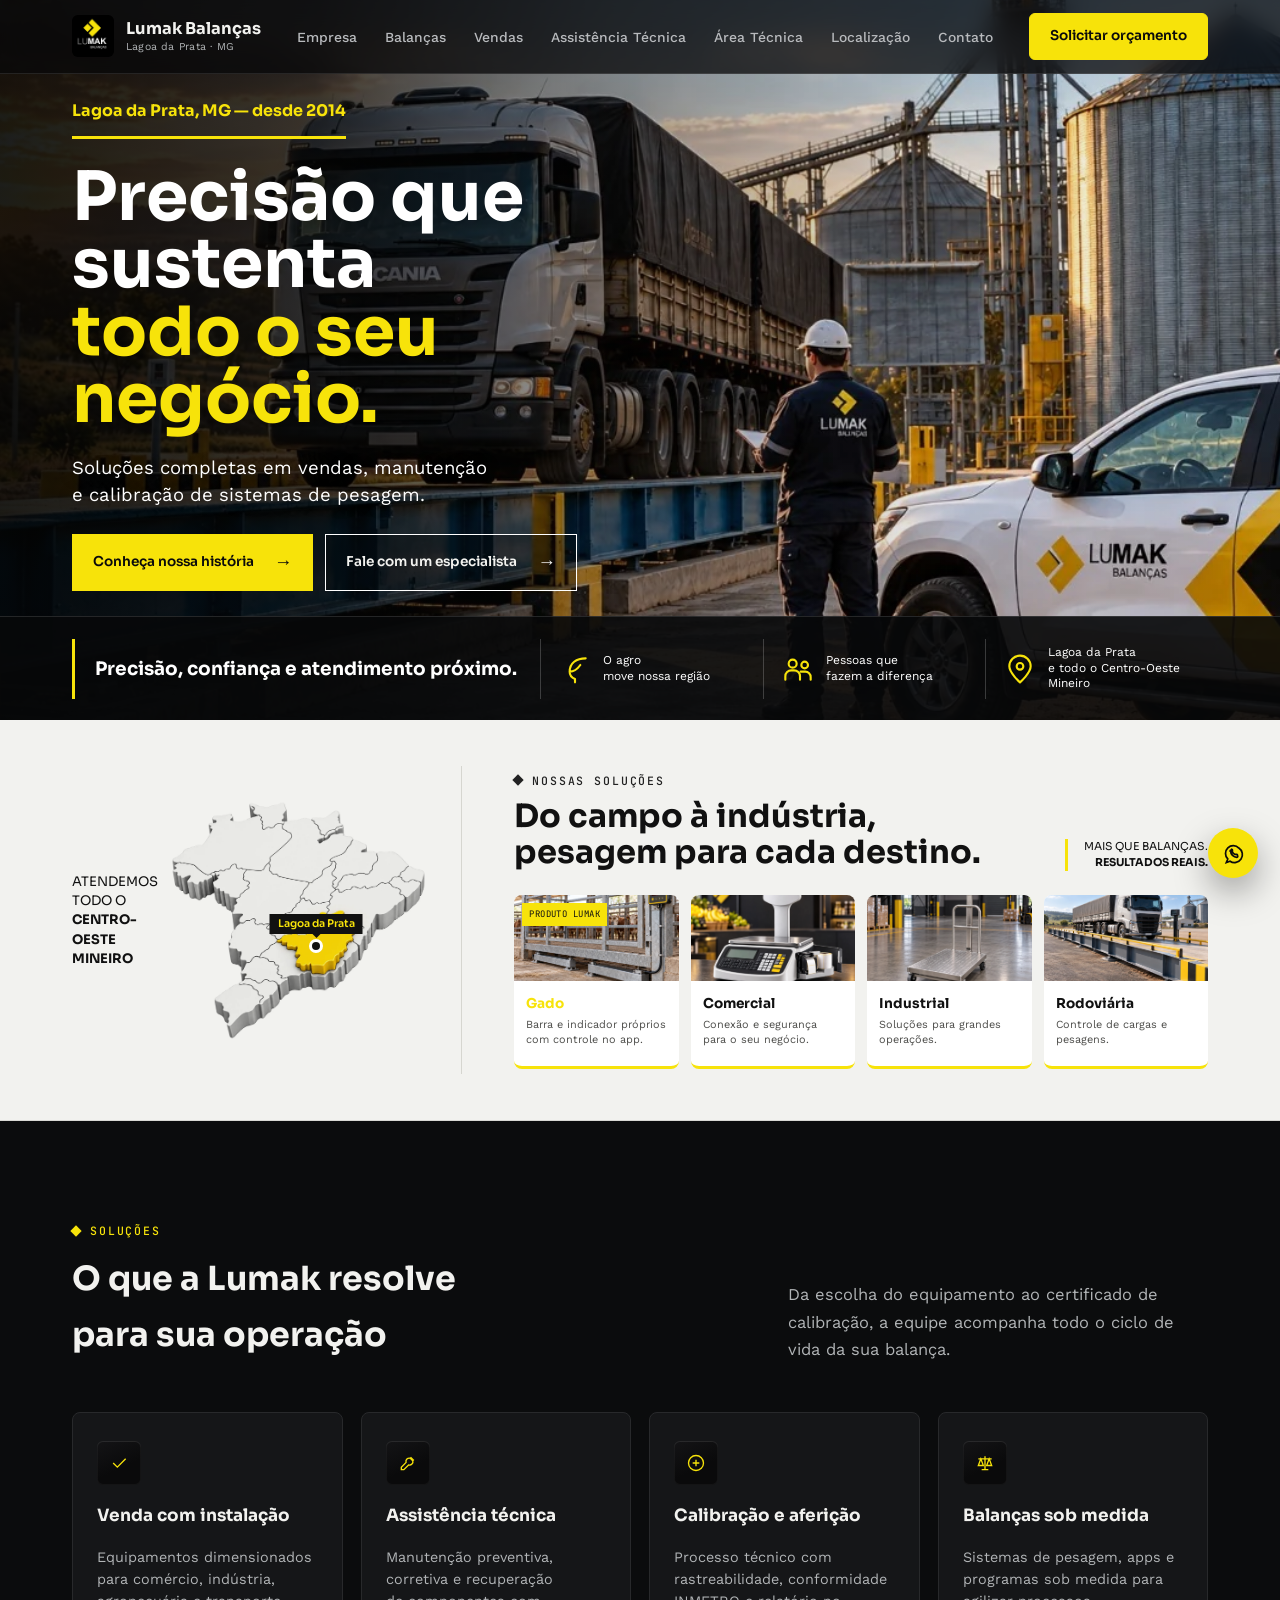
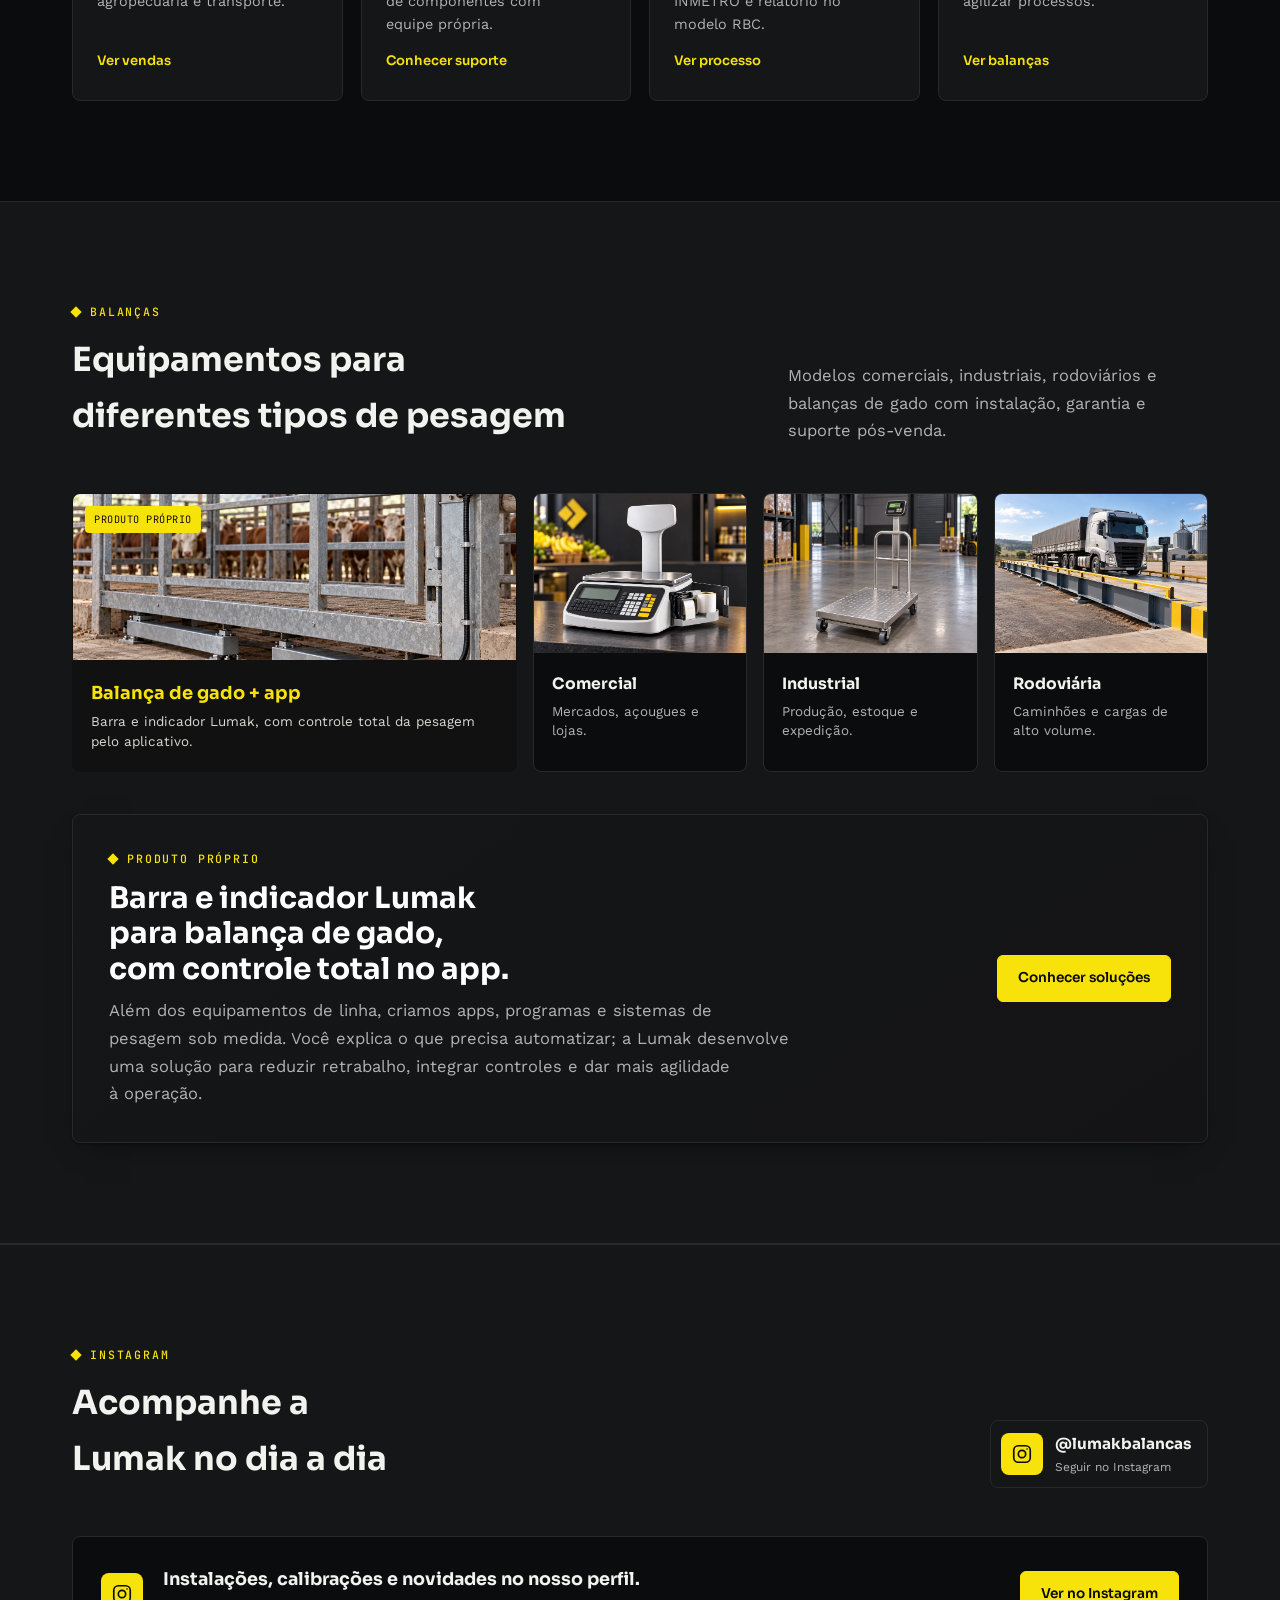
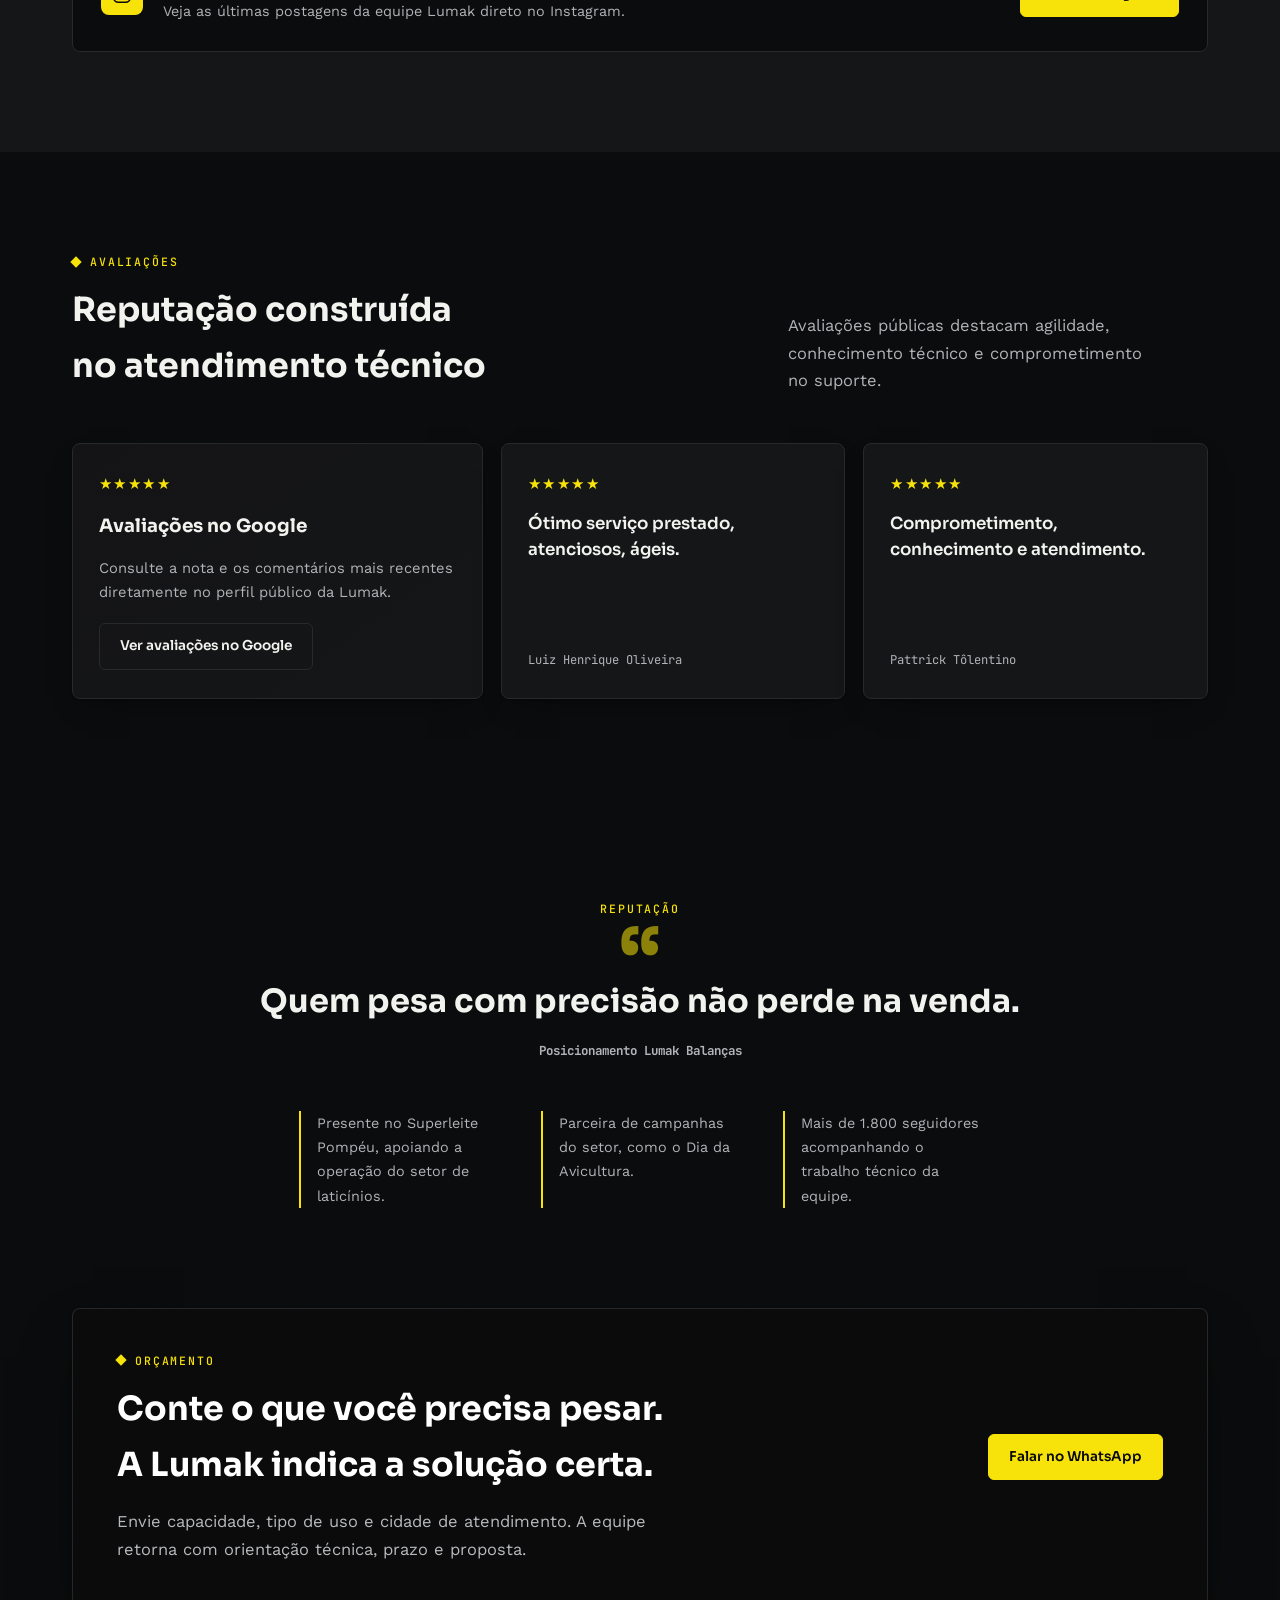
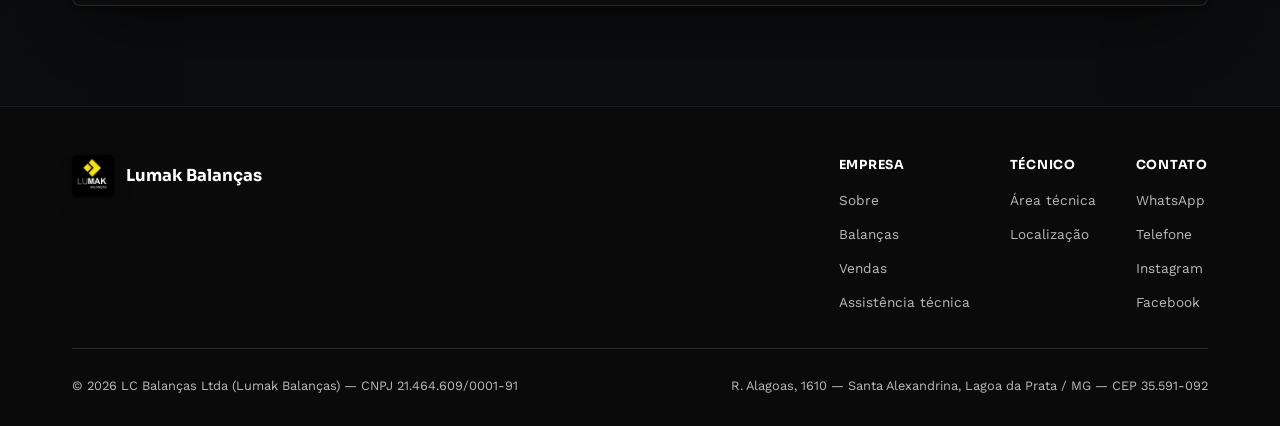
<file: index.html>
<!DOCTYPE html>
<html lang="pt-BR">
<head>
<meta charset="UTF-8">
<meta name="viewport" content="width=device-width, initial-scale=1">
<title>Lumak Balanças — Venda e assistência técnica</title>
<meta name="description" content="Venda, manutenção, aferição e calibração de balanças comerciais, industriais, rodoviárias e de gado. Equipe multimarcas com mais de 25 anos de experiência técnica.">
<link rel="canonical" href="https://lumakbalancas.com/">
<meta property="og:type" content="website">
<meta property="og:title" content="Lumak Balanças — Venda e assistência técnica">
<meta property="og:description" content="Balanças comerciais, industriais, rodoviárias e de barras para gado com venda, manutenção, aferição e calibração em Lagoa da Prata e região.">
<meta property="og:image" content="https://lumakbalancas.com/assets/img/logo.jpg">
<link rel="preconnect" href="https://fonts.googleapis.com">
<link rel="preconnect" href="https://fonts.gstatic.com" crossorigin>
<link href="https://fonts.googleapis.com/css2?family=Sora:wght@500;600;700;800&family=Work+Sans:wght@400;500;600&family=JetBrains+Mono:wght@400;500&display=swap" rel="stylesheet">
<link rel="icon" type="image/png" sizes="32x32" href="assets/img/favicon-32.png">
<link rel="apple-touch-icon" sizes="180x180" href="assets/img/favicon-180.png">
<link rel="stylesheet" href="assets/css/style.css">
<script type="application/ld+json">
{
  "@context": "https://schema.org",
  "@type": "LocalBusiness",
  "name": "Lumak Balanças",
  "legalName": "LC Balanças Ltda",
  "url": "https://lumakbalancas.com/",
  "image": "https://lumakbalancas.com/assets/img/logo.jpg",
  "telephone": "+55-37-3261-6321",
  "email": "atendimento@lumakbalancas.com",
  "address": {
    "@type": "PostalAddress",
    "streetAddress": "Rua Alagoas, 1610",
    "addressLocality": "Lagoa da Prata",
    "addressRegion": "MG",
    "postalCode": "35591-092",
    "addressCountry": "BR"
  },
  "areaServed": "Minas Gerais",
  "sameAs": [
    "https://www.instagram.com/lumakbalancas/",
    "https://www.facebook.com/lumakbalancas/"
  ]
}
</script>
</head>
<body class="home-region">
<header class="region-site-header">
  <div class="nav-row">
    <a class="brand" href="index.html">
      <span class="logo-badge"><img src="assets/img/logo.jpg" alt="Logo Lumak Balanças"></span>
      <span class="brand-text">Lumak Balanças<small>Lagoa da Prata · MG</small></span>
    </a>
    <nav><ul>
      <li><a href="empresa.html">Empresa</a></li>
      <li><a href="balancas.html">Balanças</a></li>
      <li><a href="vendas.html">Vendas</a></li>
      <li><a href="assistencia-tecnica.html">Assistência Técnica</a></li>
      <li><a href="area-tecnica.html">Área Técnica</a></li>
      <li><a href="localizacao.html">Localização</a></li>
      <li><a href="contato.html">Contato</a></li>
    </ul></nav>
    <a class="btn btn-yellow" href="https://wa.me/5537999948194?text=Ol%C3%A1%2C%20gostaria%20de%20solicitar%20um%20or%C3%A7amento%20com%20a%20Lumak%20Balan%C3%A7as." target="_blank" rel="noopener">Solicitar orçamento</a>
    <button type="button" class="navtoggle" id="navtoggle" aria-label="Abrir menu" aria-expanded="false"><span></span><span></span><span></span></button>
  </div>
  <div class="mobile-panel" id="mobilePanel">
    <ul>
      <li><a href="empresa.html">Empresa</a></li>
      <li><a href="balancas.html">Balanças</a></li>
      <li><a href="vendas.html">Vendas</a></li>
      <li><a href="assistencia-tecnica.html">Assistência Técnica</a></li>
      <li><a href="area-tecnica.html">Área Técnica</a></li>
      <li><a href="localizacao.html">Localização</a></li>
      <li><a href="contato.html">Contato</a></li>
      <li><a class="btn btn-yellow" href="https://wa.me/5537999948194?text=Ol%C3%A1%2C%20gostaria%20de%20solicitar%20um%20or%C3%A7amento%20com%20a%20Lumak%20Balan%C3%A7as." target="_blank" rel="noopener">Solicitar orçamento</a></li>
    </ul>
  </div>
</header>
<main>
<section class="region-hero">
  <div class="region-hero-photo" aria-hidden="true"></div>
  <div class="wrap region-hero-inner">
    <div class="region-hero-copy reveal in">
      <div class="region-kicker"><strong>Lagoa da Prata, MG — desde 2014</strong></div>
      <h1>Precisão que sustenta<br><span>todo o seu negócio.</span></h1>
      <p>Soluções completas em vendas, manutenção<br>e calibração de sistemas de pesagem.</p>
      <div class="region-actions">
        <a class="btn btn-yellow" href="empresa.html">Conheça nossa história <span aria-hidden="true">→</span></a>
        <a class="btn btn-ghost-invert" href="https://wa.me/5537999948194?text=Ol%C3%A1%2C%20gostaria%20de%20falar%20com%20um%20especialista%20da%20Lumak%20Balan%C3%A7as." target="_blank" rel="noopener">Fale com um especialista <span aria-hidden="true">→</span></a>
      </div>
    </div>
  </div>
  <div class="region-trust">
    <div class="wrap region-trust-grid">
      <strong>Precisão, confiança e atendimento próximo.</strong>
      <div class="region-trust-item">
        <svg viewBox="0 0 24 24" aria-hidden="true"><path d="M20 4c-7 0-12 3.5-12 10 0 2.5 1.6 4.5 4 5.5M8 14c2.5 0 5.5-1.5 8-5M12 19.5V22"></path></svg>
        <span>O agro<br>move nossa região</span>
      </div>
      <div class="region-trust-item">
        <svg viewBox="0 0 24 24" aria-hidden="true"><circle cx="8" cy="8" r="3"></circle><circle cx="17" cy="9" r="2.5"></circle><path d="M2.5 20v-2.5A4.5 4.5 0 0 1 7 13h2a4.5 4.5 0 0 1 4.5 4.5V20M14 14h3.5a4 4 0 0 1 4 4v2"></path></svg>
        <span>Pessoas que<br>fazem a diferença</span>
      </div>
      <div class="region-trust-item">
        <svg viewBox="0 0 24 24" aria-hidden="true"><path d="M20 10c0 5-8 12-8 12S4 15 4 10a8 8 0 1 1 16 0Z"></path><circle cx="12" cy="10" r="2.5"></circle></svg>
        <span>Lagoa da Prata<br>e todo o Centro-Oeste Mineiro</span>
      </div>
    </div>
  </div>
</section>

<section class="region-reach" aria-labelledby="region-reach-title">
  <div class="wrap region-reach-grid">
    <div class="region-map reveal">
      <p>Atendemos<br>todo o<br><strong>Centro-Oeste<br>Mineiro</strong></p>
      <figure class="region-map-figure">
        <img src="assets/geradas/mapa-minas-gerais.webp" width="1196" height="1118" alt="Mapa do Brasil com Minas Gerais em destaque" loading="lazy">
        <span class="region-map-pin"><span>Lagoa da Prata</span></span>
      </figure>
    </div>
    <div class="region-solutions reveal">
      <div class="region-solutions-head">
        <div>
          <div class="eyebrow"><span class="chip"></span>Nossas soluções</div>
          <h2 id="region-reach-title">Do campo à indústria,<br>pesagem para cada destino.</h2>
        </div>
        <p>Mais que balanças.<br><strong>Resultados reais.</strong></p>
      </div>
      <div class="region-segment-grid">
        <a href="balancas.html" class="region-segment region-segment-featured">
          <img src="assets/geradas/catalogo-pecuaria.webp" alt="Barras e indicador Lumak para pesagem de gado">
          <strong>Gado</strong>
          <span>Barra e indicador próprios com controle no app.</span>
        </a>
        <a href="balancas.html" class="region-segment">
          <img src="assets/geradas/catalogo-comercial.webp" alt="Soluções de pesagem comercial">
          <strong>Comercial</strong>
          <span>Conexão e segurança para o seu negócio.</span>
        </a>
        <a href="balancas.html" class="region-segment">
          <img src="assets/geradas/catalogo-industrial.webp" alt="Soluções de pesagem industrial">
          <strong>Industrial</strong>
          <span>Soluções para grandes operações.</span>
        </a>
        <a href="balancas.html" class="region-segment">
          <img src="assets/geradas/catalogo-rodoviaria.webp" alt="Balança rodoviária para controle de cargas">
          <strong>Rodoviária</strong>
          <span>Controle de cargas e pesagens.</span>
        </a>
      </div>
    </div>
  </div>
</section>

<section class="home-services" id="solucoes">
    <div class="wrap">
      <div class="section-head reveal">
        <div>
          <div class="eyebrow"><span class="chip"></span>Soluções</div>
          <h2>O que a Lumak resolve para sua operação</h2>
        </div>
        <p>Da escolha do equipamento ao certificado de calibração, a equipe acompanha todo o ciclo de vida da sua balança.</p>
      </div>
      <div class="solution-grid stagger">
        <a class="solution-card reveal" style="--i:0" href="vendas.html">
          <div class="icon-tile"><svg viewBox="0 0 24 24" fill="none" stroke="currentColor" stroke-width="1.6"><path d="M5 12l5 5L20 7"/></svg></div>
          <h3>Venda com instalação</h3>
          <p>Equipamentos dimensionados para comércio, indústria, agropecuária e transporte.</p>
          <span>Ver vendas</span>
        </a>
        <a class="solution-card reveal" style="--i:1" href="assistencia-tecnica.html">
          <div class="icon-tile"><svg viewBox="0 0 24 24" fill="none" stroke="currentColor" stroke-width="1.6"><path d="M14.7 6.3a4 4 0 00-5 5L4 17v3h3l5.7-5.7a4 4 0 005-5z"/><path d="M15 5l4 4"/></svg></div>
          <h3>Assistência técnica</h3>
          <p>Manutenção preventiva, corretiva e recuperação de componentes com equipe própria.</p>
          <span>Conhecer suporte</span>
        </a>
        <a class="solution-card reveal" style="--i:2" href="area-tecnica.html">
          <div class="icon-tile"><svg viewBox="0 0 24 24" fill="none" stroke="currentColor" stroke-width="1.6"><circle cx="12" cy="12" r="9"/><path d="M8 12h8M12 8v8"/></svg></div>
          <h3>Calibração e aferição</h3>
          <p>Processo técnico com rastreabilidade, conformidade INMETRO e relatório no modelo RBC.</p>
          <span>Ver processo</span>
        </a>
        <a class="solution-card reveal" style="--i:3" href="balancas.html">
          <div class="icon-tile"><svg viewBox="0 0 24 24" fill="none" stroke="currentColor" stroke-width="1.6"><path d="M4 7h16M7 7l-3 8h6L7 7zm10 0l-3 8h6l-3-8z"/><path d="M12 4v16M8 20h8"/></svg></div>
          <h3>Balanças sob medida</h3>
          <p>Sistemas de pesagem, apps e programas sob medida para agilizar processos.</p>
          <span>Ver balanças</span>
        </a>
      </div>
    </div>
  </section>

  <section class="featured-home">
    <div class="wrap">
      <div class="section-head reveal">
        <div>
          <div class="eyebrow"><span class="chip"></span>Balanças</div>
          <h2>Equipamentos para diferentes tipos de pesagem</h2>
        </div>
        <p>Modelos comerciais, industriais, rodoviários e balanças de gado com instalação, garantia e suporte pós-venda.</p>
      </div>
      <div class="home-product-grid stagger">
        <a class="mini-product mini-product-featured reveal" style="--i:0" href="balancas.html">
          <img src="assets/geradas/catalogo-pecuaria.webp" alt="Sistema de pesagem para manejo de gado">
          <em class="mini-badge">Produto próprio</em>
          <strong>Balança de gado + app</strong>
          <span>Barra e indicador Lumak, com controle total da pesagem pelo aplicativo.</span>
        </a>
        <a class="mini-product reveal" style="--i:1" href="balancas.html">
          <img src="assets/geradas/catalogo-comercial.webp" alt="Balança comercial em uso">
          <strong>Comercial</strong>
          <span>Mercados, açougues e lojas.</span>
        </a>
        <a class="mini-product reveal" style="--i:2" href="balancas.html">
          <img src="assets/geradas/catalogo-industrial.webp" alt="Balança industrial em linha de produção">
          <strong>Industrial</strong>
          <span>Produção, estoque e expedição.</span>
        </a>
        <a class="mini-product reveal" style="--i:3" href="balancas.html">
          <img src="assets/geradas/catalogo-rodoviaria.webp" alt="Caminhão em área de pesagem">
          <strong>Rodoviária</strong>
          <span>Caminhões e cargas de alto volume.</span>
        </a>
      </div>
      <div class="custom-callout reveal">
        <div>
          <div class="eyebrow"><span class="chip"></span>Produto próprio</div>
          <h3>Barra e indicador Lumak para balança de gado, com controle total no app.</h3>
          <p>Além dos equipamentos de linha, criamos apps, programas e sistemas de pesagem sob medida. Você explica o que precisa automatizar; a Lumak desenvolve uma solução para reduzir retrabalho, integrar controles e dar mais agilidade à operação.</p>
        </div>
        <a class="btn btn-yellow" href="balancas.html">Conhecer soluções</a>
      </div>
    </div>
  </section>

  <section class="instagram-feed" id="instagram" data-feed-url="">
    <div class="wrap">
      <div class="section-head reveal">
        <div>
          <div class="eyebrow"><span class="chip"></span>Instagram</div>
          <h2>Acompanhe a Lumak no dia a dia</h2>
        </div>
        <a class="ig-profile" href="https://www.instagram.com/lumakbalancas/" target="_blank" rel="noopener">
          <span class="ig-profile-icon"><svg viewBox="0 0 24 24" fill="none" stroke="currentColor" stroke-width="1.8" aria-hidden="true"><rect x="3" y="3" width="18" height="18" rx="5"/><circle cx="12" cy="12" r="4"/><circle cx="17.5" cy="6.5" r="0.9" fill="currentColor" stroke="none"/></svg></span>
          <span><strong>@lumakbalancas</strong><small>Seguir no Instagram</small></span>
        </a>
      </div>
      <div class="ig-grid" id="igGrid" aria-live="polite"></div>
      <div class="ig-fallback reveal" id="igFallback">
        <span class="ig-profile-icon"><svg viewBox="0 0 24 24" fill="none" stroke="currentColor" stroke-width="1.8" aria-hidden="true"><rect x="3" y="3" width="18" height="18" rx="5"/><circle cx="12" cy="12" r="4"/><circle cx="17.5" cy="6.5" r="0.9" fill="currentColor" stroke="none"/></svg></span>
        <div>
          <h3>Instalações, calibrações e novidades no nosso perfil.</h3>
          <p>Veja as últimas postagens da equipe Lumak direto no Instagram.</p>
        </div>
        <a class="btn btn-yellow" href="https://www.instagram.com/lumakbalancas/" target="_blank" rel="noopener">Ver no Instagram</a>
      </div>
    </div>
  </section>

  <section class="reviews" id="avaliacoes">
    <div class="wrap">
      <div class="section-head reveal">
        <div>
          <div class="eyebrow"><span class="chip"></span>Avaliações</div>
          <h2>Reputação construída no atendimento técnico</h2>
        </div>
        <p>Avaliações públicas destacam agilidade, conhecimento técnico e comprometimento no suporte.</p>
      </div>
      <div class="review-grid stagger">
        <article class="review-card review-summary reveal" style="--i:0">
          <div class="stars" role="img" aria-label="Cinco estrelas">★★★★★</div>
          <h3>Avaliações no Google</h3>
          <p>Consulte a nota e os comentários mais recentes diretamente no perfil público da Lumak.</p>
          <a class="btn btn-ghost" href="https://www.google.com/search?q=lumak+balan%C3%A7as#lrd=0x94b379552a706595:0x15a1034eb6c19353,1,,,," target="_blank" rel="noopener">Ver avaliações no Google</a>
        </article>
        <article class="review-card reveal" style="--i:1">
          <div class="stars" aria-hidden="true">★★★★★</div>
          <blockquote>Ótimo serviço prestado, atenciosos, ágeis.</blockquote>
          <cite>Luiz Henrique Oliveira</cite>
        </article>
        <article class="review-card reveal" style="--i:2">
          <div class="stars" aria-hidden="true">★★★★★</div>
          <blockquote>Comprometimento, conhecimento e atendimento.</blockquote>
          <cite>Pattrick Tôlentino</cite>
        </article>
      </div>
    </div>
  </section>

  <section class="proof">
    <div class="wrap reveal">
      <div class="eyebrow centered">Reputação</div>
      <span class="quote-mark">&ldquo;</span>
      <blockquote>Quem pesa com precisão não perde na venda.<cite>Posicionamento Lumak Balanças</cite></blockquote>
      <div class="proof-facts">
        <div>Presente no Superleite Pompéu, apoiando a operação do setor de laticínios.</div>
        <div>Parceira de campanhas do setor, como o Dia da Avicultura.</div>
        <div>Mais de 1.800 seguidores acompanhando o trabalho técnico da equipe.</div>
      </div>
    </div>
  </section>

  <section class="home-cta">
    <div class="wrap">
      <div class="cta-panel reveal">
        <div>
          <div class="eyebrow on-black"><span class="chip"></span>Orçamento</div>
          <h2>Conte o que você precisa pesar. A Lumak indica a solução certa.</h2>
          <p>Envie capacidade, tipo de uso e cidade de atendimento. A equipe retorna com orientação técnica, prazo e proposta.</p>
        </div>
        <a class="btn btn-yellow" href="https://wa.me/5537999948194?text=Ol%C3%A1%2C%20gostaria%20de%20solicitar%20um%20or%C3%A7amento%20com%20a%20Lumak%20Balan%C3%A7as." target="_blank" rel="noopener">Falar no WhatsApp</a>
      </div>
    </div>
  </section>
</main>
<footer>
  <div class="wrap">
    <div class="foot-top">
      <div class="foot-brand">
        <span class="logo-badge"><img src="assets/img/logo.jpg" alt="Logo Lumak Balanças"></span>
        <span>Lumak Balanças</span>
      </div>
      <div class="foot-links">
        <div><strong>Empresa</strong><a href="empresa.html">Sobre</a><a href="balancas.html">Balanças</a><a href="vendas.html">Vendas</a><a href="assistencia-tecnica.html">Assistência técnica</a></div>
        <div><strong>Técnico</strong><a href="area-tecnica.html">Área técnica</a><a href="localizacao.html">Localização</a></div>
        <div><strong>Contato</strong><a href="https://wa.me/5537999948194" target="_blank" rel="noopener">WhatsApp</a><a href="tel:+553732616321">Telefone</a><a href="https://www.instagram.com/lumakbalancas/" target="_blank" rel="noopener">Instagram</a><a href="https://www.facebook.com/lumakbalancas/" target="_blank" rel="noopener">Facebook</a></div>
      </div>
    </div>
    <div class="foot-row">
      <span>© 2026 LC Balanças Ltda (Lumak Balanças) — CNPJ 21.464.609/0001-91</span>
      <span>R. Alagoas, 1610 — Santa Alexandrina, Lagoa da Prata / MG — CEP 35.591-092</span>
    </div>
  </div>
</footer>
<script src="assets/js/main.js"></script>
</body>
</html>
</file>
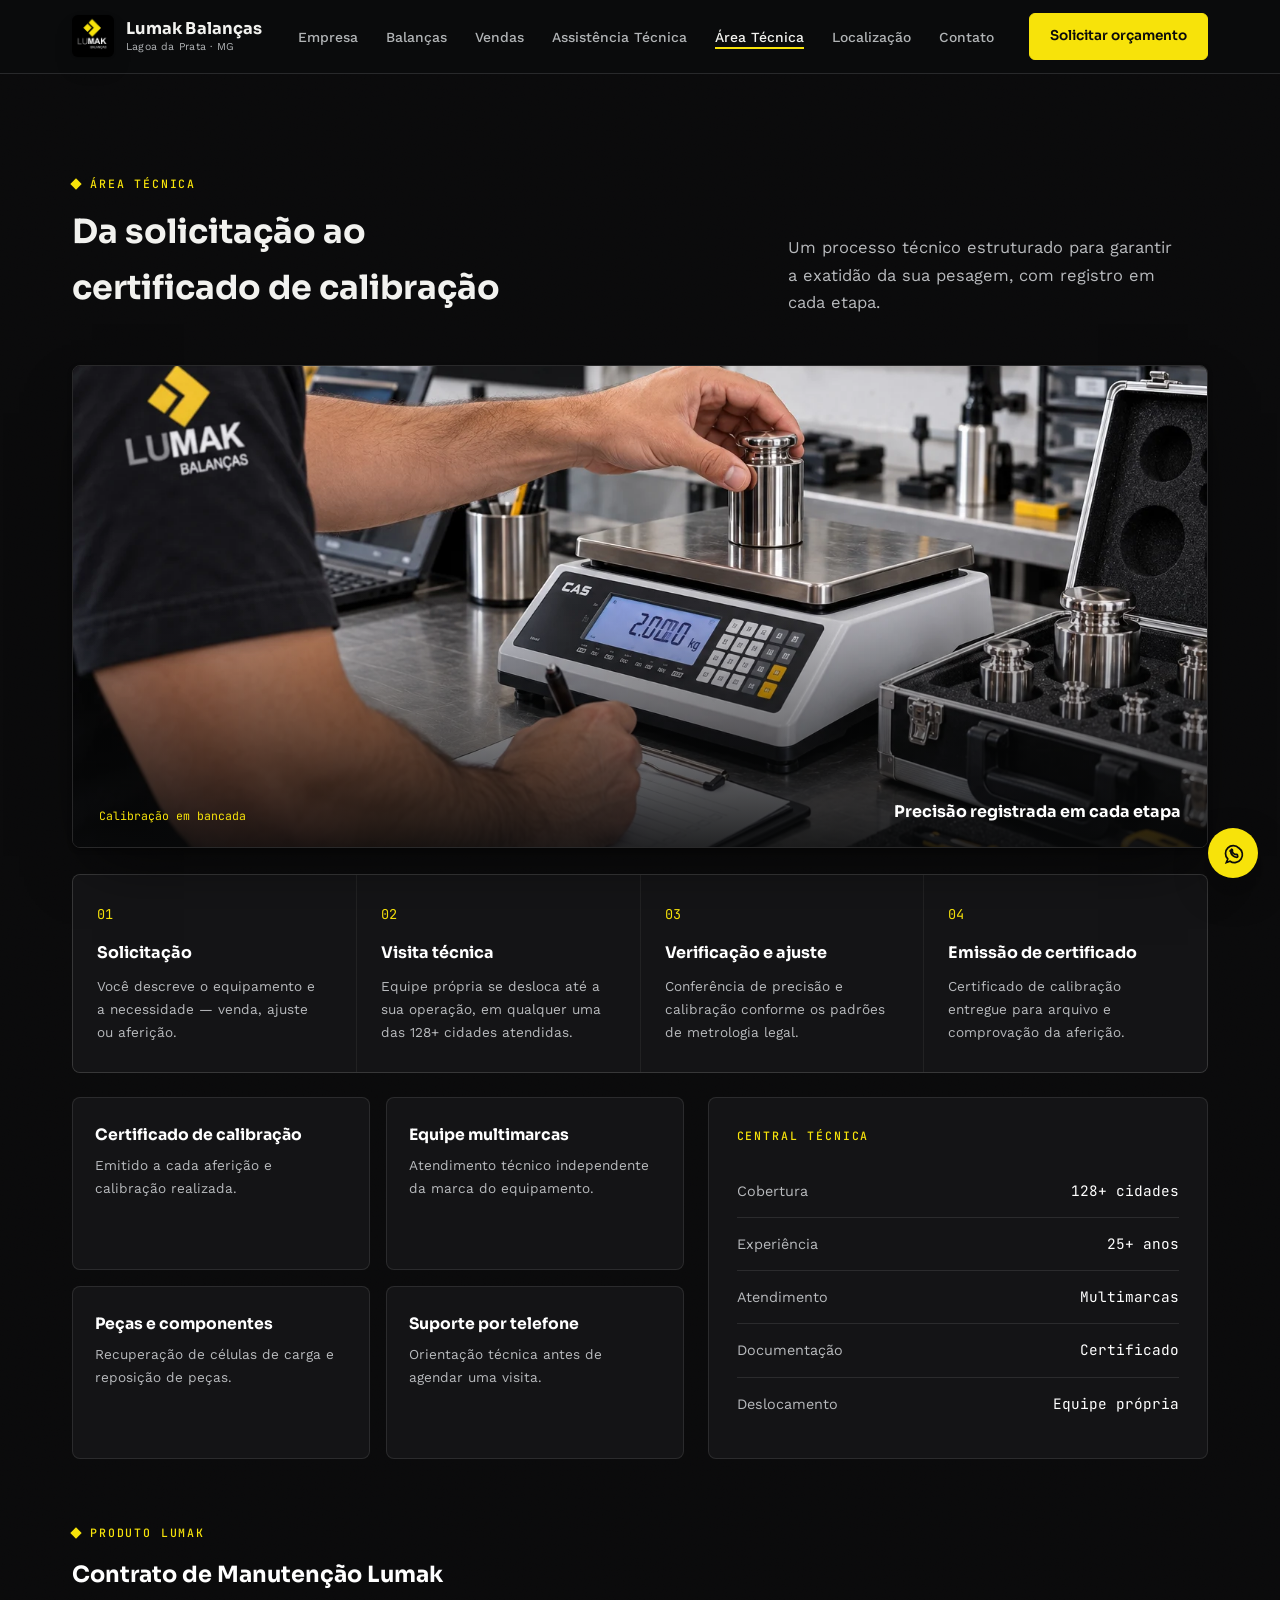
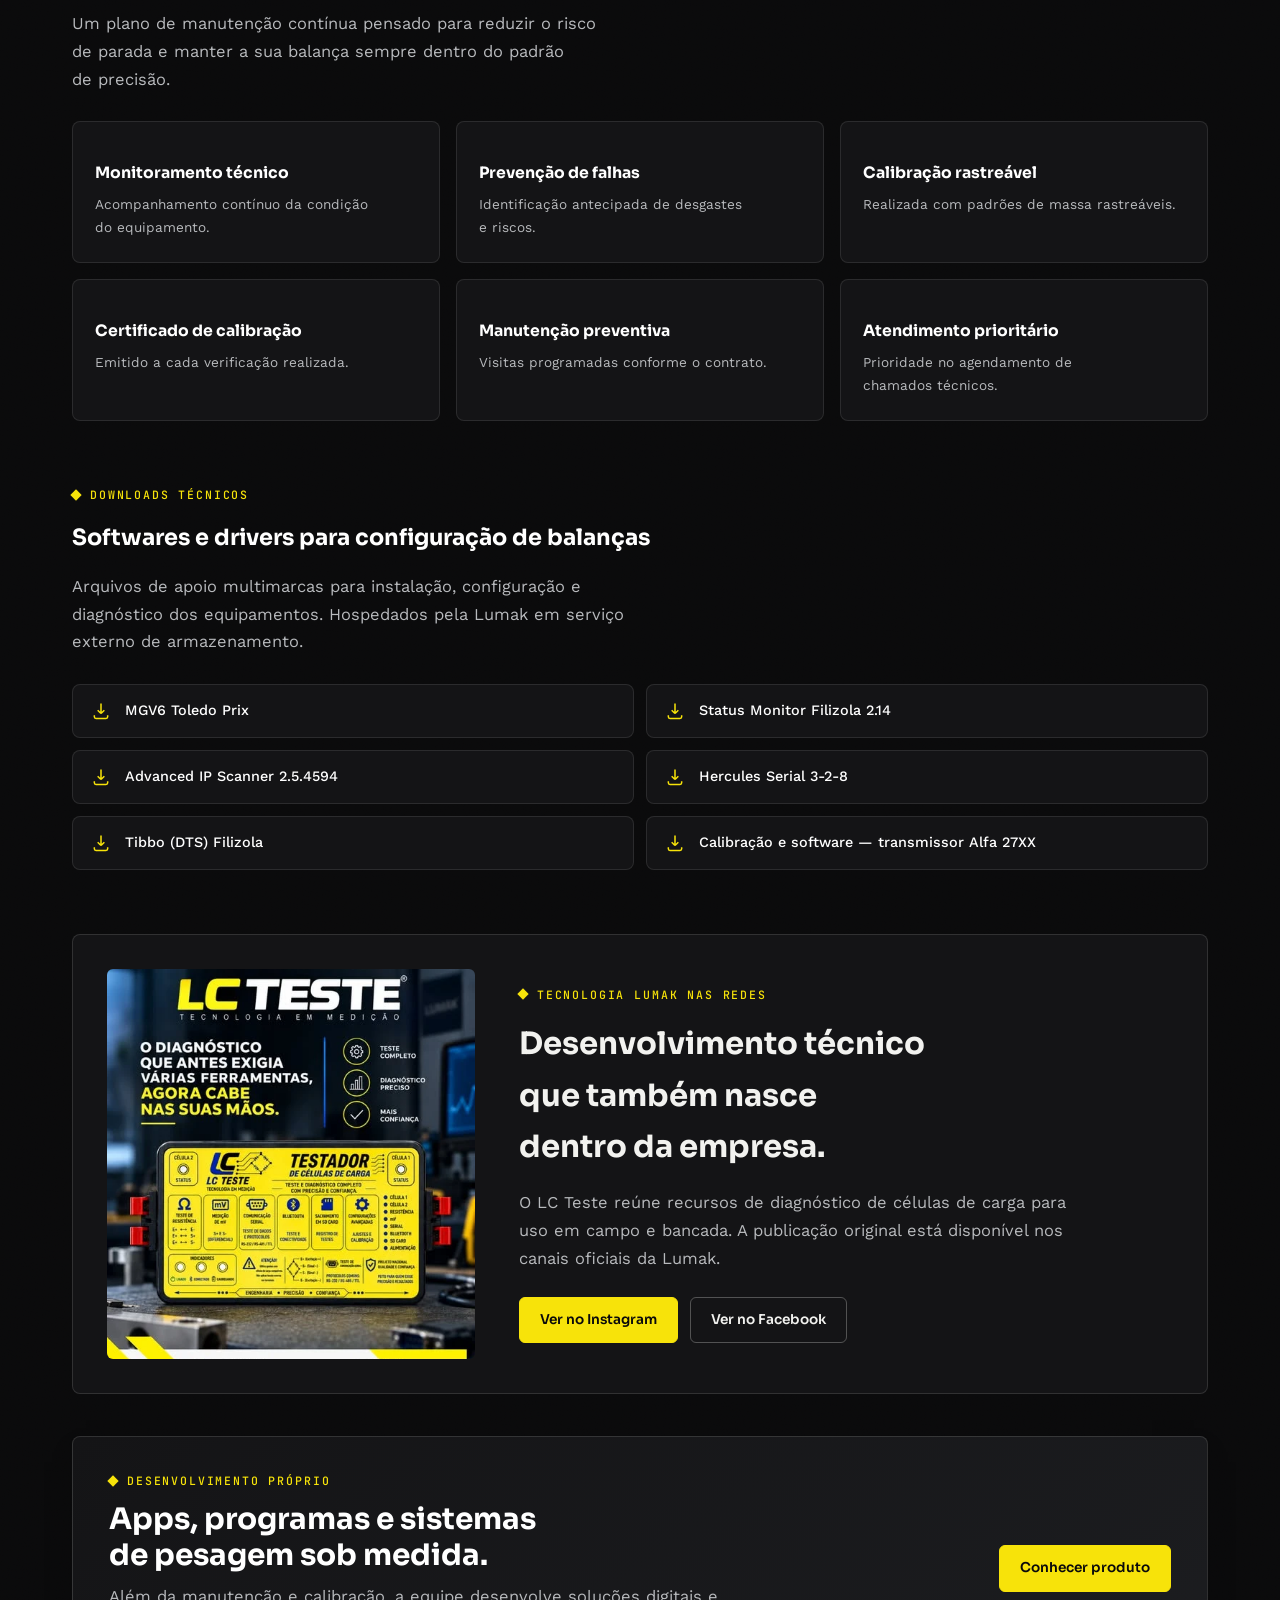
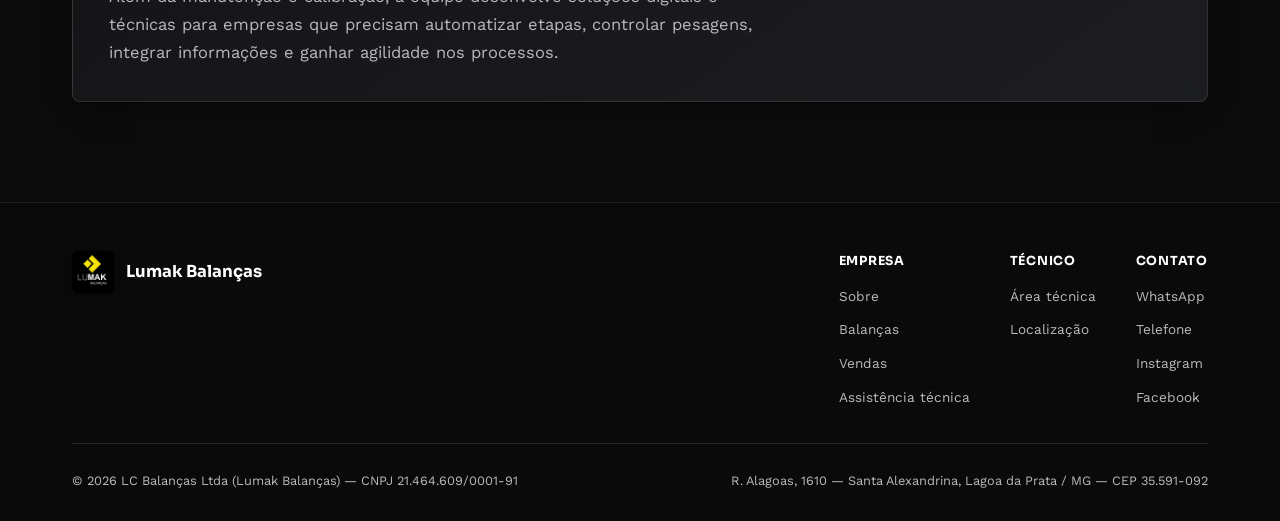
<file: area-tecnica.html>
<!DOCTYPE html>
<html lang="pt-BR">
<head>
<meta charset="UTF-8">
<meta name="viewport" content="width=device-width, initial-scale=1">
<title>Área Técnica — Lumak Balanças</title>
<meta name="description" content="Da solicitação ao certificado de calibração: conheça o processo técnico da Lumak Balanças para garantir a exatidão da sua pesagem.">
<link rel="preconnect" href="https://fonts.googleapis.com">
<link rel="preconnect" href="https://fonts.gstatic.com" crossorigin>
<link href="https://fonts.googleapis.com/css2?family=Sora:wght@500;600;700;800&family=Work+Sans:wght@400;500;600&family=JetBrains+Mono:wght@400;500&display=swap" rel="stylesheet">
<link rel="icon" type="image/png" sizes="32x32" href="assets/img/favicon-32.png">
<link rel="apple-touch-icon" sizes="180x180" href="assets/img/favicon-180.png">
<link rel="stylesheet" href="assets/css/style.css">
</head>
<body>
<header>
  <div class="nav-row">
    <a class="brand" href="index.html">
      <span class="logo-badge"><img src="assets/img/logo.jpg" alt="Logo Lumak Balanças"></span>
      <span class="brand-text">Lumak Balanças<small>Lagoa da Prata · MG</small></span>
    </a>
    <nav><ul>
      <li><a href="empresa.html">Empresa</a></li>
      <li><a href="balancas.html">Balanças</a></li>
      <li><a href="vendas.html">Vendas</a></li>
      <li><a href="assistencia-tecnica.html">Assistência Técnica</a></li>
      <li><a href="area-tecnica.html">Área Técnica</a></li>
      <li><a href="localizacao.html">Localização</a></li>
      <li><a href="contato.html">Contato</a></li>
    </ul></nav>
    <a class="btn btn-yellow" href="https://wa.me/5537999948194?text=Ol%C3%A1%2C%20gostaria%20de%20solicitar%20um%20or%C3%A7amento%20com%20a%20Lumak%20Balan%C3%A7as." target="_blank" rel="noopener">Solicitar orçamento</a>
    <button type="button" class="navtoggle" id="navtoggle" aria-label="Abrir menu" aria-expanded="false"><span></span><span></span><span></span></button>
  </div>
  <div class="mobile-panel" id="mobilePanel">
    <ul>
      <li><a href="empresa.html">Empresa</a></li>
      <li><a href="balancas.html">Balanças</a></li>
      <li><a href="vendas.html">Vendas</a></li>
      <li><a href="assistencia-tecnica.html">Assistência Técnica</a></li>
      <li><a href="area-tecnica.html">Área Técnica</a></li>
      <li><a href="localizacao.html">Localização</a></li>
      <li><a href="contato.html">Contato</a></li>
      <li><a class="btn btn-yellow" href="https://wa.me/5537999948194?text=Ol%C3%A1%2C%20gostaria%20de%20solicitar%20um%20or%C3%A7amento%20com%20a%20Lumak%20Balan%C3%A7as." target="_blank" rel="noopener">Solicitar orçamento</a></li>
    </ul>
  </div>
</header>
<main>
<section class="tecnica" id="area-tecnica">
    <div class="wrap">
      <div class="section-head reveal">
        <div>
          <div class="eyebrow on-black"><span class="chip"></span>Área Técnica</div>
          <h1>Da solicitação ao certificado de calibração</h1>
        </div>
        <p>Um processo técnico estruturado para garantir a exatidão da sua pesagem, com registro em cada etapa.</p>
      </div>
      <figure class="technical-hero-photo reveal">
        <img src="assets/geradas/area-tecnica-calibracao.webp" alt="Procedimento técnico de calibração com pesos padrão na oficina Lumak">
        <figcaption><span>Calibração em bancada</span><strong>Precisão registrada em cada etapa</strong></figcaption>
      </figure>
      <div class="steps stagger">
        <div class="step reveal" style="--i:0"><div class="step-num mono">01</div><h3>Solicitação</h3><p>Você descreve o equipamento e a necessidade — venda, ajuste ou aferição.</p></div>
        <div class="step reveal" style="--i:1"><div class="step-num mono">02</div><h3>Visita técnica</h3><p>Equipe própria se desloca até a sua operação, em qualquer uma das 128+ cidades atendidas.</p></div>
        <div class="step reveal" style="--i:2"><div class="step-num mono">03</div><h3>Verificação e ajuste</h3><p>Conferência de precisão e calibração conforme os padrões de metrologia legal.</p></div>
        <div class="step reveal" style="--i:3"><div class="step-num mono">04</div><h3>Emissão de certificado</h3><p>Certificado de calibração entregue para arquivo e comprovação da aferição.</p></div>
      </div>
      <div class="panel-grid">
        <div class="info-cards stagger">
          <div class="info-card reveal" style="--i:0"><h3>Certificado de calibração</h3><p>Emitido a cada aferição e calibração realizada.</p></div>
          <div class="info-card reveal" style="--i:1"><h3>Equipe multimarcas</h3><p>Atendimento técnico independente da marca do equipamento.</p></div>
          <div class="info-card reveal" style="--i:2"><h3>Peças e componentes</h3><p>Recuperação de células de carga e reposição de peças.</p></div>
          <div class="info-card reveal" style="--i:3"><h3>Suporte por telefone</h3><p>Orientação técnica antes de agendar uma visita.</p></div>
        </div>
        <div class="readout-panel reveal">
          <div class="eyebrow on-black">Central técnica</div>
          <div class="readout-row"><span>Cobertura</span><span class="mono">128+ cidades</span></div>
          <div class="readout-row"><span>Experiência</span><span class="mono">25+ anos</span></div>
          <div class="readout-row"><span>Atendimento</span><span class="mono">Multimarcas</span></div>
          <div class="readout-row"><span>Documentação</span><span class="mono">Certificado</span></div>
          <div class="readout-row"><span>Deslocamento</span><span class="mono">Equipe própria</span></div>
        </div>
      </div>

      <div class="reveal tech-product">
        <div class="eyebrow on-black"><span class="chip"></span>Produto Lumak</div>
        <h3>Contrato de Manutenção Lumak</h3>
        <p>Um plano de manutenção contínua pensado para reduzir o risco de parada e manter a sua balança sempre dentro do padrão de precisão.</p>
        <div class="info-cards-3 stagger">
          <div class="info-card reveal" style="--i:0"><h3>Monitoramento técnico</h3><p>Acompanhamento contínuo da condição do equipamento.</p></div>
          <div class="info-card reveal" style="--i:1"><h3>Prevenção de falhas</h3><p>Identificação antecipada de desgastes e riscos.</p></div>
          <div class="info-card reveal" style="--i:2"><h3>Calibração rastreável</h3><p>Realizada com padrões de massa rastreáveis.</p></div>
          <div class="info-card reveal" style="--i:3"><h3>Certificado de calibração</h3><p>Emitido a cada verificação realizada.</p></div>
          <div class="info-card reveal" style="--i:4"><h3>Manutenção preventiva</h3><p>Visitas programadas conforme o contrato.</p></div>
          <div class="info-card reveal" style="--i:5"><h3>Atendimento prioritário</h3><p>Prioridade no agendamento de chamados técnicos.</p></div>
        </div>
      </div>

      <div class="reveal tech-product">
        <div class="eyebrow on-black"><span class="chip"></span>Downloads técnicos</div>
        <h3>Softwares e drivers para configuração de balanças</h3>
        <p>Arquivos de apoio multimarcas para instalação, configuração e diagnóstico dos equipamentos. Hospedados pela Lumak em serviço externo de armazenamento.</p>
        <div class="download-list stagger">
          <a class="download-item reveal" style="--i:0" href="https://mega.nz/file/1kxFDRIC#_6IoHgt5kBxZEE-uHabMHApqiLlhkmWMSo2Dogw7yQA" target="_blank" rel="noopener noreferrer">
            <svg viewBox="0 0 24 24" fill="none" stroke="currentColor" stroke-width="1.8"><path d="M12 3v12m0 0l-4-4m4 4l4-4M4 17v2a2 2 0 002 2h12a2 2 0 002-2v-2"/></svg>
            <span>MGV6 Toledo Prix</span>
          </a>
          <a class="download-item reveal" style="--i:1" href="https://mega.nz/file/4tJjUbxC#poYjXl3mHcEbBPT6x9ePfZGEaIK-Xi32NSVVB8ysdok" target="_blank" rel="noopener noreferrer">
            <svg viewBox="0 0 24 24" fill="none" stroke="currentColor" stroke-width="1.8"><path d="M12 3v12m0 0l-4-4m4 4l4-4M4 17v2a2 2 0 002 2h12a2 2 0 002-2v-2"/></svg>
            <span>Status Monitor Filizola 2.14</span>
          </a>
          <a class="download-item reveal" style="--i:2" href="https://mega.nz/file/0hw0STBI#MTEdEgqLmZpaQmucTwFN6NSke1utsoxnUjHym4plHaI" target="_blank" rel="noopener noreferrer">
            <svg viewBox="0 0 24 24" fill="none" stroke="currentColor" stroke-width="1.8"><path d="M12 3v12m0 0l-4-4m4 4l4-4M4 17v2a2 2 0 002 2h12a2 2 0 002-2v-2"/></svg>
            <span>Advanced IP Scanner 2.5.4594</span>
          </a>
          <a class="download-item reveal" style="--i:3" href="https://mega.nz/file/cwozSbYQ#NcLgQG64o3DzK7thlKTNy3O-KtgAXj7LQVRtMen9Gak" target="_blank" rel="noopener noreferrer">
            <svg viewBox="0 0 24 24" fill="none" stroke="currentColor" stroke-width="1.8"><path d="M12 3v12m0 0l-4-4m4 4l4-4M4 17v2a2 2 0 002 2h12a2 2 0 002-2v-2"/></svg>
            <span>Hercules Serial 3-2-8</span>
          </a>
          <a class="download-item reveal" style="--i:4" href="https://mega.nz/file/Zl4jyBrB#75a4FKvymyH2YHBoMZ_TxxKncN2p8p_g-Z2LybkGdfA" target="_blank" rel="noopener noreferrer">
            <svg viewBox="0 0 24 24" fill="none" stroke="currentColor" stroke-width="1.8"><path d="M12 3v12m0 0l-4-4m4 4l4-4M4 17v2a2 2 0 002 2h12a2 2 0 002-2v-2"/></svg>
            <span>Tibbo (DTS) Filizola</span>
          </a>
          <a class="download-item reveal" style="--i:5" href="https://mega.nz/folder/9xJRwDSZ#jATyN2la6mbUWUJjUywwyg" target="_blank" rel="noopener noreferrer">
            <svg viewBox="0 0 24 24" fill="none" stroke="currentColor" stroke-width="1.8"><path d="M12 3v12m0 0l-4-4m4 4l4-4M4 17v2a2 2 0 002 2h12a2 2 0 002-2v-2"/></svg>
            <span>Calibração e software — transmissor Alfa 27XX</span>
          </a>
        </div>
      </div>

      <div class="tech-social-proof reveal">
        <img src="assets/geradas/social-lc-teste-instagram.webp" alt="Publicação real da Lumak apresentando o LC Teste">
        <div>
          <div class="eyebrow on-black"><span class="chip"></span>Tecnologia Lumak nas redes</div>
          <h3>Desenvolvimento técnico que também nasce dentro da empresa.</h3>
          <p>O LC Teste reúne recursos de diagnóstico de células de carga para uso em campo e bancada. A publicação original está disponível nos canais oficiais da Lumak.</p>
          <div class="social-actions">
            <a class="btn btn-yellow" href="https://www.instagram.com/lumakbalancas/" target="_blank" rel="noopener">Ver no Instagram</a>
            <a class="btn btn-ghost-invert" href="https://www.facebook.com/lumakbalancas/" target="_blank" rel="noopener">Ver no Facebook</a>
          </div>
        </div>
      </div>

      <div class="reveal tech-product custom-callout on-dark">
        <div>
          <div class="eyebrow on-black"><span class="chip"></span>Desenvolvimento próprio</div>
          <h3>Apps, programas e sistemas de pesagem sob medida.</h3>
          <p>Além da manutenção e calibração, a equipe desenvolve soluções digitais e técnicas para empresas que precisam automatizar etapas, controlar pesagens, integrar informações e ganhar agilidade nos processos.</p>
        </div>
        <a class="btn btn-yellow" href="balancas.html">Conhecer produto</a>
      </div>
    </div>
  </section>
</main>
<footer>
  <div class="wrap">
    <div class="foot-top">
      <div class="foot-brand">
        <span class="logo-badge"><img src="assets/img/logo.jpg" alt="Logo Lumak Balanças"></span>
        <span>Lumak Balanças</span>
      </div>
      <div class="foot-links">
        <div><strong>Empresa</strong><a href="empresa.html">Sobre</a><a href="balancas.html">Balanças</a><a href="vendas.html">Vendas</a><a href="assistencia-tecnica.html">Assistência técnica</a></div>
        <div><strong>Técnico</strong><a href="area-tecnica.html">Área técnica</a><a href="localizacao.html">Localização</a></div>
        <div><strong>Contato</strong><a href="https://wa.me/5537999948194" target="_blank" rel="noopener">WhatsApp</a><a href="tel:+553732616321">Telefone</a><a href="https://www.instagram.com/lumakbalancas/" target="_blank" rel="noopener">Instagram</a><a href="https://www.facebook.com/lumakbalancas/" target="_blank" rel="noopener">Facebook</a></div>
      </div>
    </div>
    <div class="foot-row">
      <span>© 2026 LC Balanças Ltda (Lumak Balanças) — CNPJ 21.464.609/0001-91</span>
      <span>R. Alagoas, 1610 — Santa Alexandrina, Lagoa da Prata / MG — CEP 35.591-092</span>
    </div>
  </div>
</footer>
<script src="assets/js/main.js"></script>
</body>
</html>
</file>
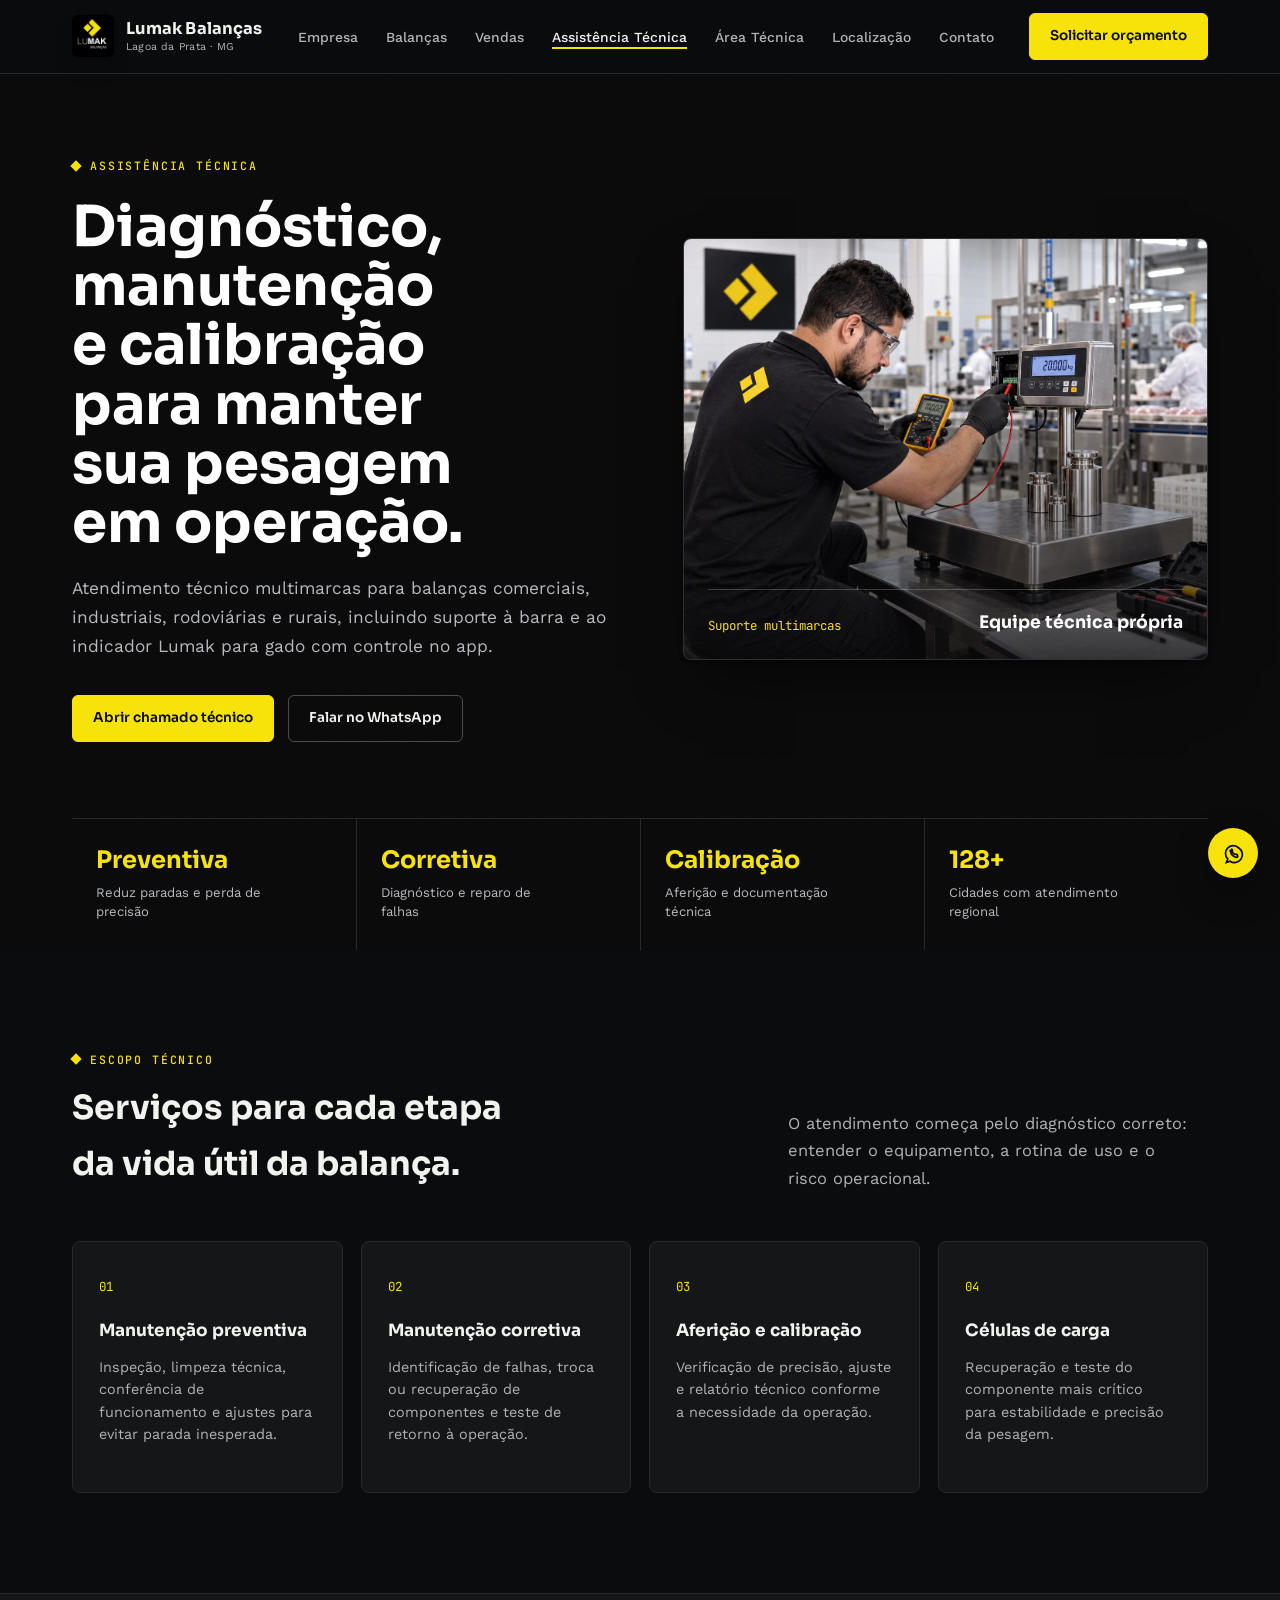
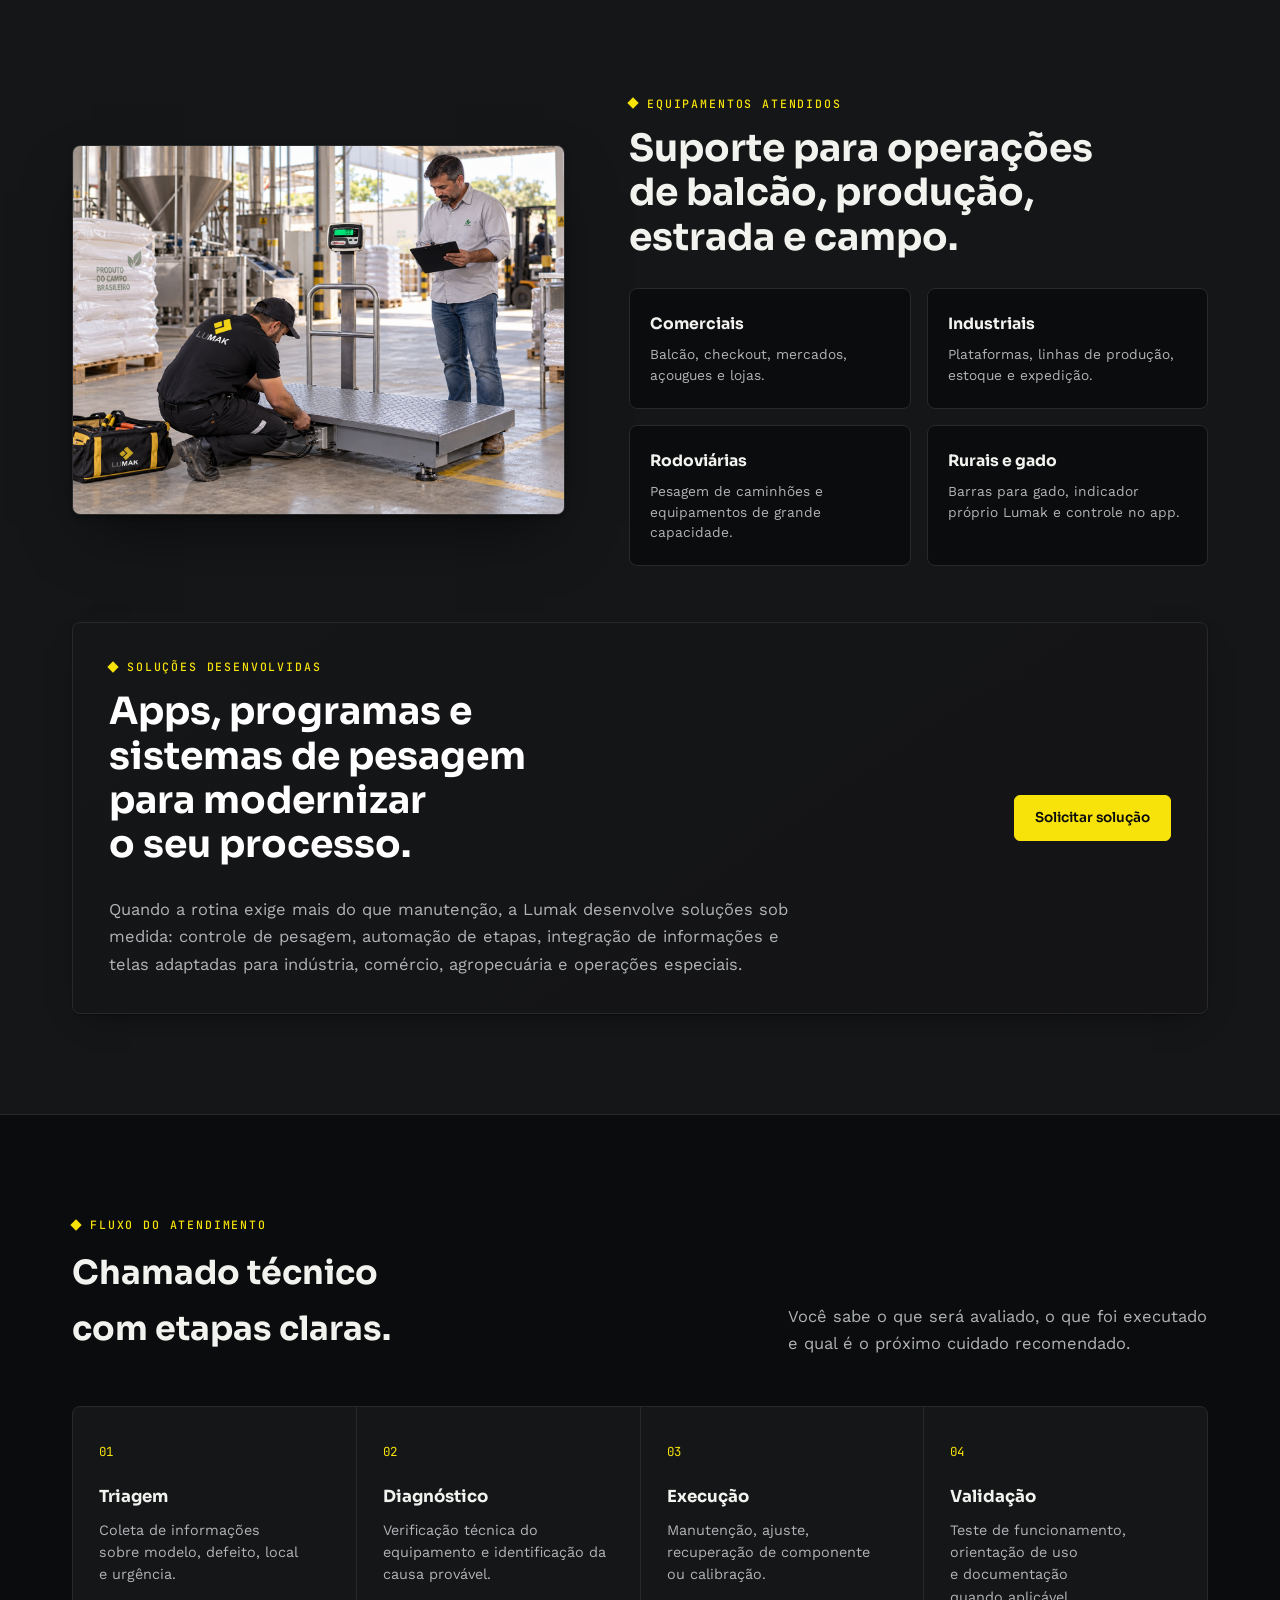
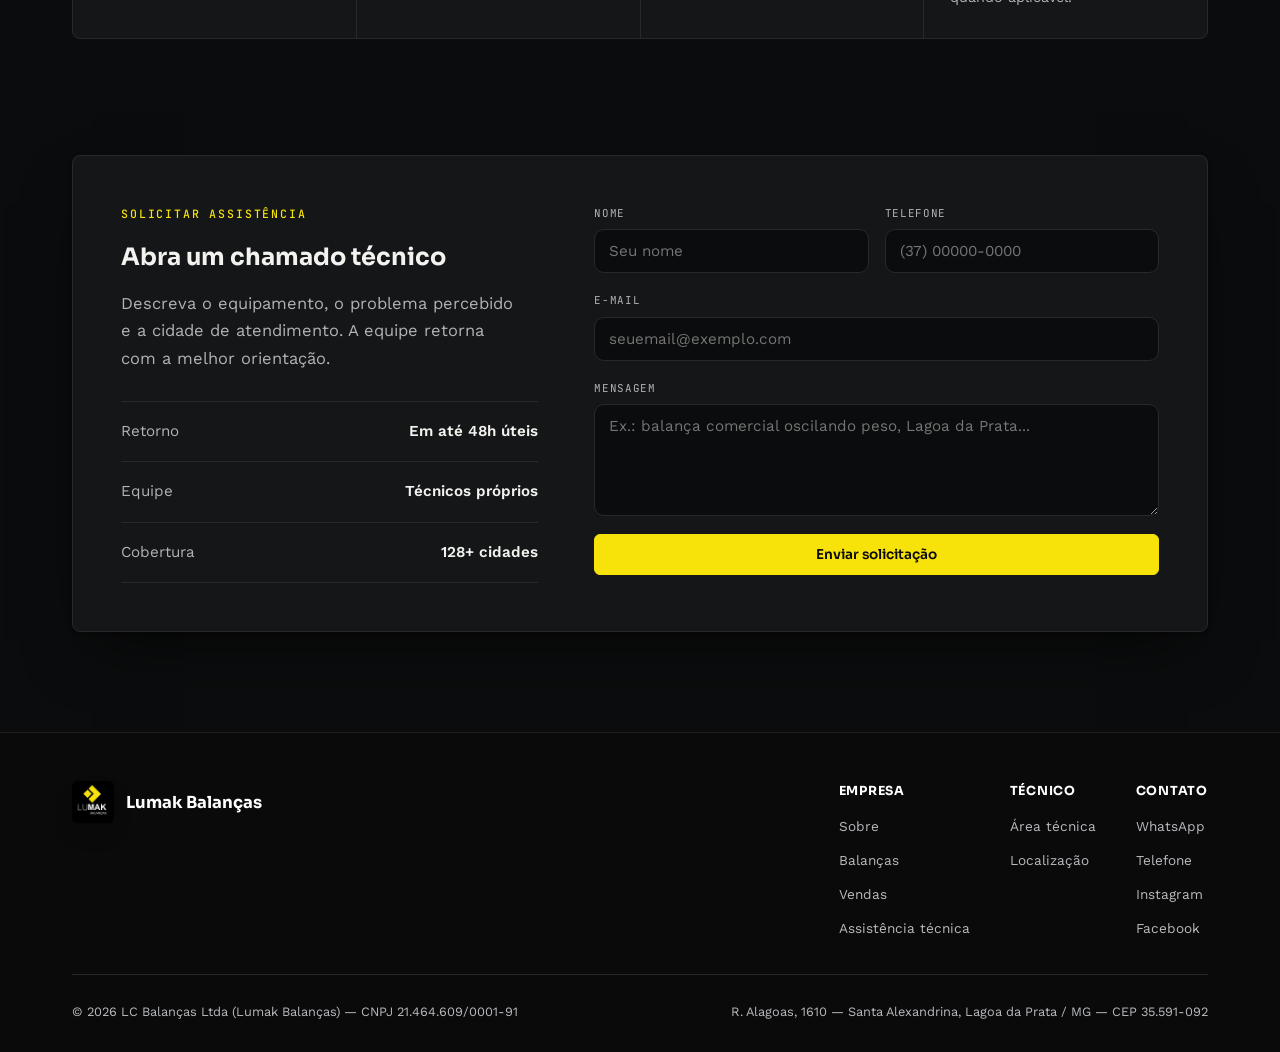
<file: assistencia-tecnica.html>
<!DOCTYPE html>
<html lang="pt-BR">
<head>
<meta charset="UTF-8">
<meta name="viewport" content="width=device-width, initial-scale=1">
<title>Assistência Técnica — Lumak Balanças</title>
<meta name="description" content="Suporte técnico completo: manutenção de balanças comerciais, industriais e rodoviárias, aferição, calibração e recuperação de células de carga.">
<link rel="preconnect" href="https://fonts.googleapis.com">
<link rel="preconnect" href="https://fonts.gstatic.com" crossorigin>
<link href="https://fonts.googleapis.com/css2?family=Sora:wght@500;600;700;800&family=Work+Sans:wght@400;500;600&family=JetBrains+Mono:wght@400;500&display=swap" rel="stylesheet">
<link rel="icon" type="image/png" sizes="32x32" href="assets/img/favicon-32.png">
<link rel="apple-touch-icon" sizes="180x180" href="assets/img/favicon-180.png">
<link rel="stylesheet" href="assets/css/style.css">
</head>
<body>
<header>
  <div class="nav-row">
    <a class="brand" href="index.html">
      <span class="logo-badge"><img src="assets/img/logo.jpg" alt="Logo Lumak Balanças"></span>
      <span class="brand-text">Lumak Balanças<small>Lagoa da Prata · MG</small></span>
    </a>
    <nav><ul>
      <li><a href="empresa.html">Empresa</a></li>
      <li><a href="balancas.html">Balanças</a></li>
      <li><a href="vendas.html">Vendas</a></li>
      <li><a href="assistencia-tecnica.html">Assistência Técnica</a></li>
      <li><a href="area-tecnica.html">Área Técnica</a></li>
      <li><a href="localizacao.html">Localização</a></li>
      <li><a href="contato.html">Contato</a></li>
    </ul></nav>
    <a class="btn btn-yellow" href="https://wa.me/5537999948194?text=Ol%C3%A1%2C%20gostaria%20de%20solicitar%20um%20or%C3%A7amento%20com%20a%20Lumak%20Balan%C3%A7as." target="_blank" rel="noopener">Solicitar orçamento</a>
    <button type="button" class="navtoggle" id="navtoggle" aria-label="Abrir menu" aria-expanded="false"><span></span><span></span><span></span></button>
  </div>
  <div class="mobile-panel" id="mobilePanel">
    <ul>
      <li><a href="empresa.html">Empresa</a></li>
      <li><a href="balancas.html">Balanças</a></li>
      <li><a href="vendas.html">Vendas</a></li>
      <li><a href="assistencia-tecnica.html">Assistência Técnica</a></li>
      <li><a href="area-tecnica.html">Área Técnica</a></li>
      <li><a href="localizacao.html">Localização</a></li>
      <li><a href="contato.html">Contato</a></li>
      <li><a class="btn btn-yellow" href="https://wa.me/5537999948194?text=Ol%C3%A1%2C%20gostaria%20de%20solicitar%20um%20or%C3%A7amento%20com%20a%20Lumak%20Balan%C3%A7as." target="_blank" rel="noopener">Solicitar orçamento</a></li>
    </ul>
  </div>
</header>
<main>
<section class="support-hero" id="assistencia">
    <div class="wrap support-hero-grid">
      <div class="support-copy reveal in">
        <div class="eyebrow on-black"><span class="chip"></span>Assistência técnica</div>
        <h1>Diagnóstico, manutenção e calibração para manter sua pesagem em operação.</h1>
        <p>Atendimento técnico multimarcas para balanças comerciais, industriais, rodoviárias e rurais, incluindo suporte à barra e ao indicador Lumak para gado com controle no app.</p>
        <div class="hero-actions">
          <a class="btn btn-yellow" href="#chamado">Abrir chamado técnico</a>
          <a class="btn btn-ghost-invert" href="https://wa.me/5537999948194?text=Ol%C3%A1%2C%20preciso%20de%20assist%C3%AAncia%20t%C3%A9cnica%20para%20uma%20balan%C3%A7a." target="_blank" rel="noopener">Falar no WhatsApp</a>
        </div>
      </div>
      <div class="support-panel reveal in">
        <img src="assets/geradas/assistencia-campo.webp" alt="Técnico da Lumak diagnosticando uma balança industrial em campo">
        <div class="support-status">
          <span class="mono">Suporte multimarcas</span>
          <strong>Equipe técnica própria</strong>
        </div>
      </div>
    </div>
    <div class="wrap">
      <div class="support-metrics reveal in">
        <div><strong>Preventiva</strong><span>Reduz paradas e perda de precisão</span></div>
        <div><strong>Corretiva</strong><span>Diagnóstico e reparo de falhas</span></div>
        <div><strong>Calibração</strong><span>Aferição e documentação técnica</span></div>
        <div><strong>128+</strong><span>Cidades com atendimento regional</span></div>
      </div>
    </div>
  </section>

  <section class="support-services">
    <div class="wrap">
      <div class="section-head reveal">
        <div>
          <div class="eyebrow"><span class="chip"></span>Escopo técnico</div>
          <h2>Serviços para cada etapa da vida útil da balança.</h2>
        </div>
        <p>O atendimento começa pelo diagnóstico correto: entender o equipamento, a rotina de uso e o risco operacional.</p>
      </div>
      <div class="service-matrix stagger">
        <article class="service-feature reveal" style="--i:0">
          <span class="mono">01</span>
          <h3>Manutenção preventiva</h3>
          <p>Inspeção, limpeza técnica, conferência de funcionamento e ajustes para evitar parada inesperada.</p>
        </article>
        <article class="service-feature reveal" style="--i:1">
          <span class="mono">02</span>
          <h3>Manutenção corretiva</h3>
          <p>Identificação de falhas, troca ou recuperação de componentes e teste de retorno à operação.</p>
        </article>
        <article class="service-feature reveal" style="--i:2">
          <span class="mono">03</span>
          <h3>Aferição e calibração</h3>
          <p>Verificação de precisão, ajuste e relatório técnico conforme a necessidade da operação.</p>
        </article>
        <article class="service-feature reveal" style="--i:3">
          <span class="mono">04</span>
          <h3>Células de carga</h3>
          <p>Recuperação e teste do componente mais crítico para estabilidade e precisão da pesagem.</p>
        </article>
      </div>
    </div>
  </section>

  <section class="support-equipment">
    <div class="wrap support-equipment-grid">
      <div class="equipment-photo reveal">
        <img src="assets/geradas/empresa-atendimento-industrial.png" alt="Técnico da Lumak realizando manutenção e calibração industrial">
      </div>
      <div class="reveal">
        <div class="eyebrow"><span class="chip"></span>Equipamentos atendidos</div>
        <h2>Suporte para operações de balcão, produção, estrada e campo.</h2>
        <div class="equipment-list">
          <div><strong>Comerciais</strong><p>Balcão, checkout, mercados, açougues e lojas.</p></div>
          <div><strong>Industriais</strong><p>Plataformas, linhas de produção, estoque e expedição.</p></div>
          <div><strong>Rodoviárias</strong><p>Pesagem de caminhões e equipamentos de grande capacidade.</p></div>
          <div><strong>Rurais e gado</strong><p>Barras para gado, indicador próprio Lumak e controle no app.</p></div>
        </div>
      </div>
    </div>
    <div class="wrap">
      <div class="custom-callout product-callout reveal">
        <div>
          <div class="eyebrow"><span class="chip"></span>Soluções desenvolvidas</div>
          <h2>Apps, programas e sistemas de pesagem para modernizar o seu processo.</h2>
          <p>Quando a rotina exige mais do que manutenção, a Lumak desenvolve soluções sob medida: controle de pesagem, automação de etapas, integração de informações e telas adaptadas para indústria, comércio, agropecuária e operações especiais.</p>
        </div>
        <a class="btn btn-yellow" href="https://wa.me/5537999948194?text=Ol%C3%A1%2C%20preciso%20modernizar%20um%20processo%20de%20pesagem%20com%20app%2C%20programa%20ou%20sistema%20sob%20medida." target="_blank" rel="noopener">Solicitar solução</a>
      </div>
    </div>
  </section>

  <section class="support-process">
    <div class="wrap">
      <div class="section-head reveal">
        <div>
          <div class="eyebrow"><span class="chip"></span>Fluxo do atendimento</div>
          <h2>Chamado técnico com etapas claras.</h2>
        </div>
        <p>Você sabe o que será avaliado, o que foi executado e qual é o próximo cuidado recomendado.</p>
      </div>
      <div class="process-line stagger">
        <div class="process-step reveal" style="--i:0"><span>01</span><h3>Triagem</h3><p>Coleta de informações sobre modelo, defeito, local e urgência.</p></div>
        <div class="process-step reveal" style="--i:1"><span>02</span><h3>Diagnóstico</h3><p>Verificação técnica do equipamento e identificação da causa provável.</p></div>
        <div class="process-step reveal" style="--i:2"><span>03</span><h3>Execução</h3><p>Manutenção, ajuste, recuperação de componente ou calibração.</p></div>
        <div class="process-step reveal" style="--i:3"><span>04</span><h3>Validação</h3><p>Teste de funcionamento, orientação de uso e documentação quando aplicável.</p></div>
      </div>
    </div>
  </section>

  <section class="support-form-section" id="chamado">
    <div class="wrap">
      <div class="tech-form-wrap reveal">
        <div class="tech-form-grid" id="techFormGrid">
          <div class="form-intro">
            <div class="eyebrow">Solicitar assistência</div>
            <h3>Abra um chamado técnico</h3>
            <p>Descreva o equipamento, o problema percebido e a cidade de atendimento. A equipe retorna com a melhor orientação.</p>
            <div class="fact-list">
              <div class="fact-row"><span>Retorno</span><span>Em até 48h úteis</span></div>
              <div class="fact-row"><span>Equipe</span><span>Técnicos próprios</span></div>
              <div class="fact-row"><span>Cobertura</span><span>128+ cidades</span></div>
            </div>
          </div>
          <form id="techForm" novalidate>
            <div class="field-row-2">
              <div class="field"><label for="tf-nome">Nome</label><input id="tf-nome" name="nome" type="text" required placeholder="Seu nome"></div>
              <div class="field"><label for="tf-tel">Telefone</label><input id="tf-tel" name="telefone" type="tel" placeholder="(37) 00000-0000"></div>
            </div>
            <div class="field"><label for="tf-email">E-mail</label><input id="tf-email" name="email" type="email" required placeholder="seuemail@exemplo.com"></div>
            <div class="field"><label for="tf-msg">Mensagem</label><textarea id="tf-msg" name="mensagem" required placeholder="Ex.: balança comercial oscilando peso, Lagoa da Prata..."></textarea></div>
            <button class="btn btn-yellow btn-full" type="submit">Enviar solicitação</button>
          </form>
        </div>
      </div>
    </div>
  </section>
</main>
<footer>
  <div class="wrap">
    <div class="foot-top">
      <div class="foot-brand">
        <span class="logo-badge"><img src="assets/img/logo.jpg" alt="Logo Lumak Balanças"></span>
        <span>Lumak Balanças</span>
      </div>
      <div class="foot-links">
        <div><strong>Empresa</strong><a href="empresa.html">Sobre</a><a href="balancas.html">Balanças</a><a href="vendas.html">Vendas</a><a href="assistencia-tecnica.html">Assistência técnica</a></div>
        <div><strong>Técnico</strong><a href="area-tecnica.html">Área técnica</a><a href="localizacao.html">Localização</a></div>
        <div><strong>Contato</strong><a href="https://wa.me/5537999948194" target="_blank" rel="noopener">WhatsApp</a><a href="tel:+553732616321">Telefone</a><a href="https://www.instagram.com/lumakbalancas/" target="_blank" rel="noopener">Instagram</a><a href="https://www.facebook.com/lumakbalancas/" target="_blank" rel="noopener">Facebook</a></div>
      </div>
    </div>
    <div class="foot-row">
      <span>© 2026 LC Balanças Ltda (Lumak Balanças) — CNPJ 21.464.609/0001-91</span>
      <span>R. Alagoas, 1610 — Santa Alexandrina, Lagoa da Prata / MG — CEP 35.591-092</span>
    </div>
  </div>
</footer>
<script src="assets/js/main.js"></script>
</body>
</html>
</file>
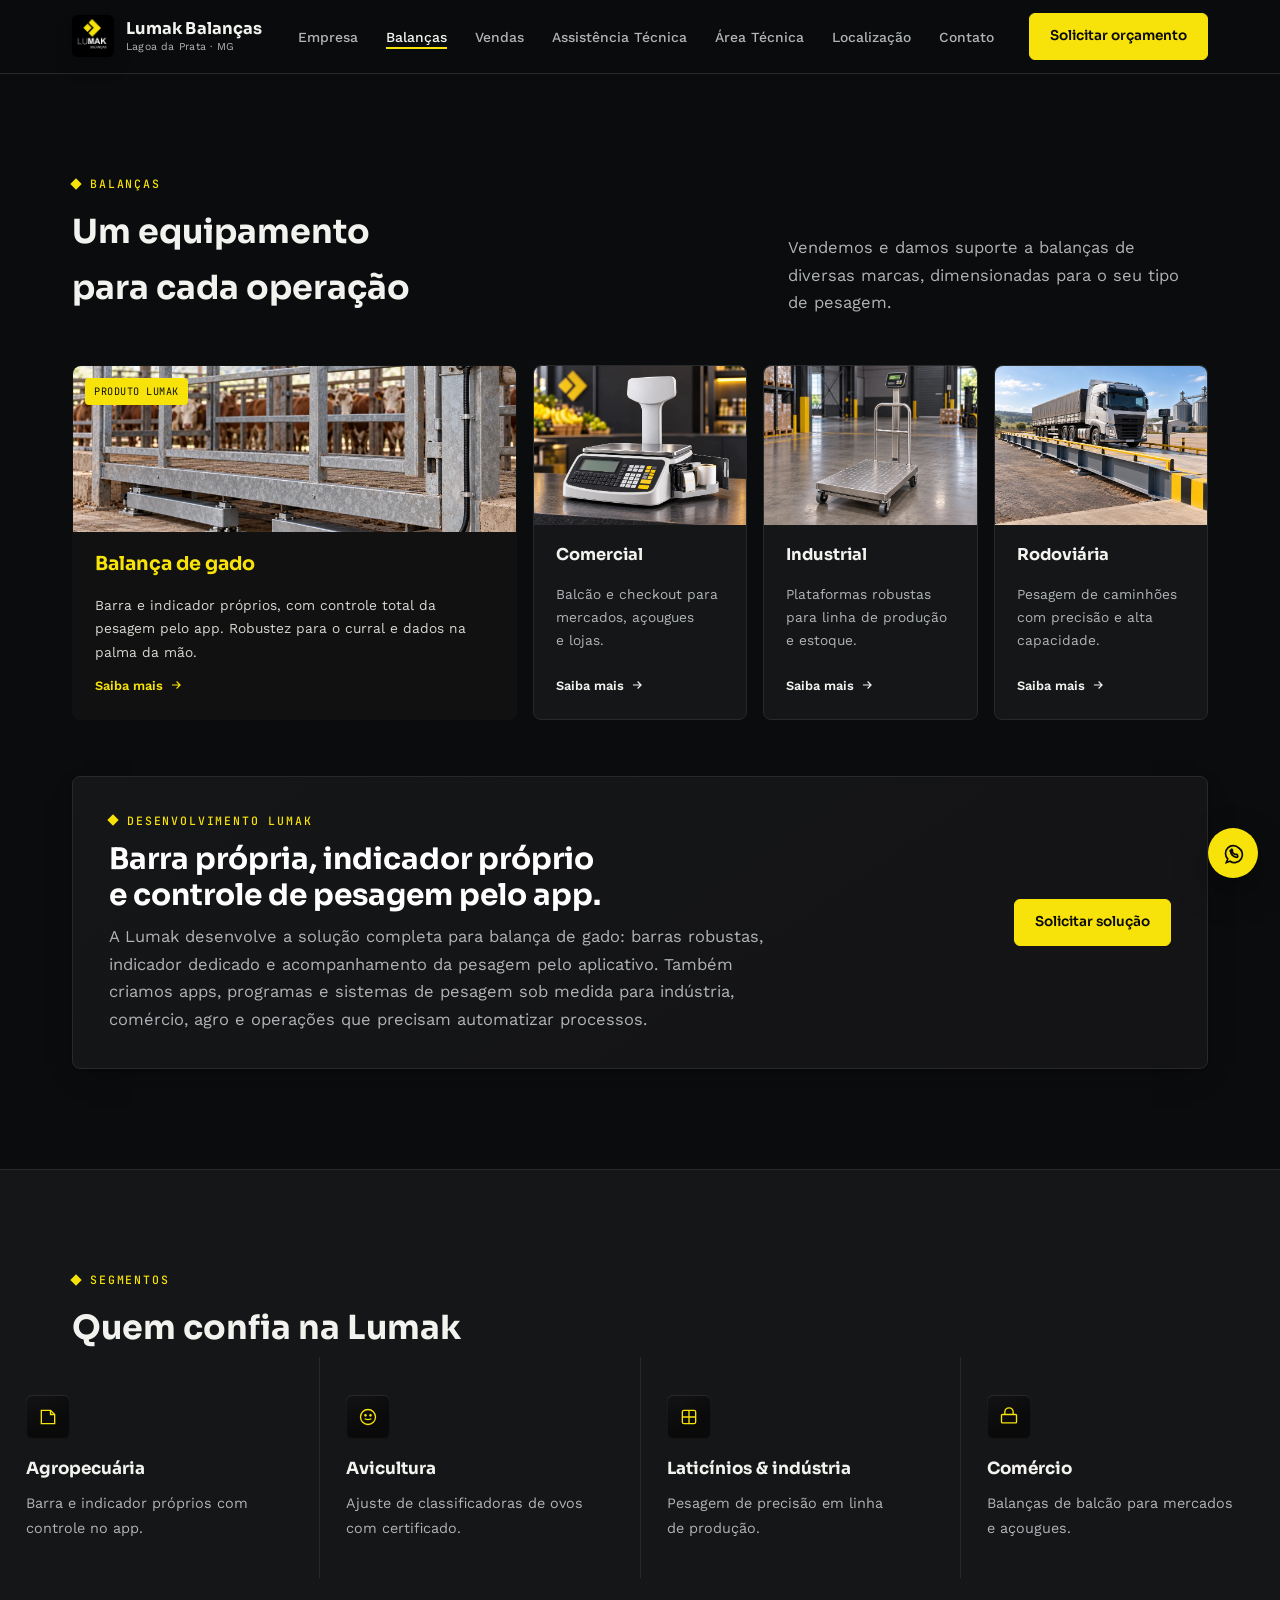
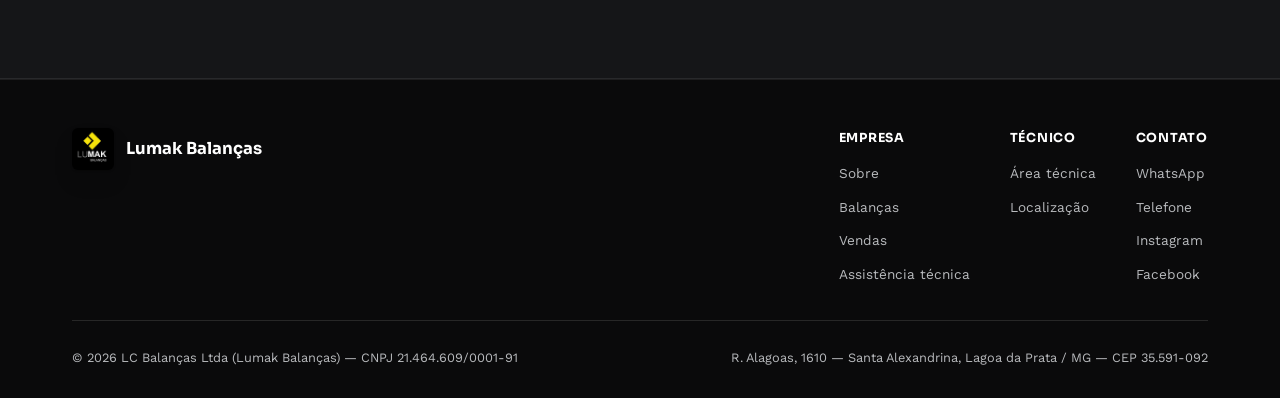
<file: balancas.html>
<!DOCTYPE html>
<html lang="pt-BR">
<head>
<meta charset="UTF-8">
<meta name="viewport" content="width=device-width, initial-scale=1">
<title>Balanças — Lumak Balanças</title>
<meta name="description" content="Balanças de barras para gado, comerciais, industriais e rodoviárias. Um equipamento para cada operação e segmento.">
<link rel="preconnect" href="https://fonts.googleapis.com">
<link rel="preconnect" href="https://fonts.gstatic.com" crossorigin>
<link href="https://fonts.googleapis.com/css2?family=Sora:wght@500;600;700;800&family=Work+Sans:wght@400;500;600&family=JetBrains+Mono:wght@400;500&display=swap" rel="stylesheet">
<link rel="icon" type="image/png" sizes="32x32" href="assets/img/favicon-32.png">
<link rel="apple-touch-icon" sizes="180x180" href="assets/img/favicon-180.png">
<link rel="stylesheet" href="assets/css/style.css">
</head>
<body>
<header>
  <div class="nav-row">
    <a class="brand" href="index.html">
      <span class="logo-badge"><img src="assets/img/logo.jpg" alt="Logo Lumak Balanças"></span>
      <span class="brand-text">Lumak Balanças<small>Lagoa da Prata · MG</small></span>
    </a>
    <nav><ul>
      <li><a href="empresa.html">Empresa</a></li>
      <li><a href="balancas.html">Balanças</a></li>
      <li><a href="vendas.html">Vendas</a></li>
      <li><a href="assistencia-tecnica.html">Assistência Técnica</a></li>
      <li><a href="area-tecnica.html">Área Técnica</a></li>
      <li><a href="localizacao.html">Localização</a></li>
      <li><a href="contato.html">Contato</a></li>
    </ul></nav>
    <a class="btn btn-yellow" href="https://wa.me/5537999948194?text=Ol%C3%A1%2C%20gostaria%20de%20solicitar%20um%20or%C3%A7amento%20com%20a%20Lumak%20Balan%C3%A7as." target="_blank" rel="noopener">Solicitar orçamento</a>
    <button type="button" class="navtoggle" id="navtoggle" aria-label="Abrir menu" aria-expanded="false"><span></span><span></span><span></span></button>
  </div>
  <div class="mobile-panel" id="mobilePanel">
    <ul>
      <li><a href="empresa.html">Empresa</a></li>
      <li><a href="balancas.html">Balanças</a></li>
      <li><a href="vendas.html">Vendas</a></li>
      <li><a href="assistencia-tecnica.html">Assistência Técnica</a></li>
      <li><a href="area-tecnica.html">Área Técnica</a></li>
      <li><a href="localizacao.html">Localização</a></li>
      <li><a href="contato.html">Contato</a></li>
      <li><a class="btn btn-yellow" href="https://wa.me/5537999948194?text=Ol%C3%A1%2C%20gostaria%20de%20solicitar%20um%20or%C3%A7amento%20com%20a%20Lumak%20Balan%C3%A7as." target="_blank" rel="noopener">Solicitar orçamento</a></li>
    </ul>
  </div>
</header>
<main>
<section id="balancas">
    <div class="wrap">
      <div class="section-head reveal">
        <div>
          <div class="eyebrow"><span class="chip"></span>Balanças</div>
          <h1>Um equipamento para cada operação</h1>
        </div>
        <p>Vendemos e damos suporte a balanças de diversas marcas, dimensionadas para o seu tipo de pesagem.</p>
      </div>
      <div class="product-grid stagger">
        <div class="product-card has-thumb product-card-featured reveal" style="--i:0">
          <div class="product-thumb"><img src="assets/geradas/catalogo-pecuaria.webp" alt="Barras e indicador instalados em sistema de pesagem de gado"><span class="product-badge">Produto Lumak</span></div>
          <h3>Balança de gado</h3>
          <p>Barra e indicador próprios, com controle total da pesagem pelo app. Robustez para o curral e dados na palma da mão.</p>
          <button type="button" class="go" data-product="pecuaria">Saiba mais <svg viewBox="0 0 24 24" fill="none" stroke="currentColor" stroke-width="2"><path d="M5 12h14M13 6l6 6-6 6"/></svg></button>
        </div>
        <div class="product-card has-thumb reveal" style="--i:1">
          <div class="product-thumb"><img src="assets/geradas/catalogo-comercial.webp" alt="Balança comercial de balcão em ambiente profissional"></div>
          <h3>Comercial</h3>
          <p>Balcão e checkout para mercados, açougues e lojas.</p>
          <button type="button" class="go" data-product="comercial">Saiba mais <svg viewBox="0 0 24 24" fill="none" stroke="currentColor" stroke-width="2"><path d="M5 12h14M13 6l6 6-6 6"/></svg></button>
        </div>
        <div class="product-card has-thumb reveal" style="--i:2">
          <div class="product-thumb"><img src="assets/geradas/catalogo-industrial.webp" alt="Balança industrial de plataforma em centro de distribuição"></div>
          <h3>Industrial</h3>
          <p>Plataformas robustas para linha de produção e estoque.</p>
          <button type="button" class="go" data-product="industrial">Saiba mais <svg viewBox="0 0 24 24" fill="none" stroke="currentColor" stroke-width="2"><path d="M5 12h14M13 6l6 6-6 6"/></svg></button>
        </div>
        <div class="product-card has-thumb reveal" style="--i:3">
          <div class="product-thumb"><img src="assets/geradas/catalogo-rodoviaria.webp" alt="Caminhão posicionado sobre balança rodoviária"></div>
          <h3>Rodoviária</h3>
          <p>Pesagem de caminhões com precisão e alta capacidade.</p>
          <button type="button" class="go" data-product="rodoviaria">Saiba mais <svg viewBox="0 0 24 24" fill="none" stroke="currentColor" stroke-width="2"><path d="M5 12h14M13 6l6 6-6 6"/></svg></button>
        </div>
      </div>

      <div class="custom-callout product-callout reveal">
        <div>
          <div class="eyebrow"><span class="chip"></span>Desenvolvimento Lumak</div>
          <h2>Barra própria, indicador próprio e controle de pesagem pelo app.</h2>
          <p>A Lumak desenvolve a solução completa para balança de gado: barras robustas, indicador dedicado e acompanhamento da pesagem pelo aplicativo. Também criamos apps, programas e sistemas de pesagem sob medida para indústria, comércio, agro e operações que precisam automatizar processos.</p>
        </div>
        <a class="btn btn-yellow" href="https://wa.me/5537999948194?text=Ol%C3%A1%2C%20preciso%20de%20um%20sistema%20de%20pesagem%20sob%20medida." target="_blank" rel="noopener">Solicitar solução</a>
      </div>
    </div>
  </section>

  <div class="modal-overlay" id="productModal" hidden>
    <div class="modal-card" role="dialog" aria-modal="true" aria-labelledby="modalTitle">
      <button type="button" class="modal-close" id="modalClose" aria-label="Fechar">&times;</button>
      <div class="eyebrow" id="modalEyebrow"><span class="chip"></span>Balanças</div>
      <h3 id="modalTitle">Detalhes da balança</h3>
      <p id="modalDesc"></p>
      <a class="btn btn-yellow" href="https://wa.me/5537999948194?text=Ol%C3%A1%2C%20gostaria%20de%20solicitar%20um%20or%C3%A7amento%20com%20a%20Lumak%20Balan%C3%A7as." target="_blank" rel="noopener">Solicitar orçamento</a>
    </div>
  </div>
<section class="segments">
    <div class="wrap">
      <div class="section-head reveal section-head-flush">
        <div>
          <div class="eyebrow"><span class="chip"></span>Segmentos</div>
          <h2>Quem confia na Lumak</h2>
        </div>
      </div>
    </div>
    <div class="segment-grid stagger">
      <div class="segment-item reveal" style="--i:0"><div class="icon-tile"><svg viewBox="0 0 24 24" fill="none" stroke="currentColor" stroke-width="1.6"><path d="M4 4h11l5 5v11H4z"/><path d="M15 4v5h5"/></svg></div><h3>Agropecuária</h3><p>Barra e indicador próprios com controle no app.</p></div>
      <div class="segment-item reveal" style="--i:1"><div class="icon-tile"><svg viewBox="0 0 24 24" fill="none" stroke="currentColor" stroke-width="1.6"><circle cx="12" cy="12" r="9"/><path d="M8 14c1.2 1.4 6.8 1.4 8 0"/><circle cx="9" cy="10" r="0.8" fill="currentColor"/><circle cx="15" cy="10" r="0.8" fill="currentColor"/></svg></div><h3>Avicultura</h3><p>Ajuste de classificadoras de ovos com certificado.</p></div>
      <div class="segment-item reveal" style="--i:2"><div class="icon-tile"><svg viewBox="0 0 24 24" fill="none" stroke="currentColor" stroke-width="1.6"><rect x="4" y="4" width="16" height="16" rx="2"/><path d="M4 12h16M12 4v16"/></svg></div><h3>Laticínios &amp; indústria</h3><p>Pesagem de precisão em linha de produção.</p></div>
      <div class="segment-item reveal" style="--i:3"><div class="icon-tile"><svg viewBox="0 0 24 24" fill="none" stroke="currentColor" stroke-width="1.6"><rect x="3" y="9" width="18" height="10" rx="1"/><path d="M7 9V6a5 5 0 0110 0v3"/></svg></div><h3>Comércio</h3><p>Balanças de balcão para mercados e açougues.</p></div>
    </div>
  </section>
</main>
<footer>
  <div class="wrap">
    <div class="foot-top">
      <div class="foot-brand">
        <span class="logo-badge"><img src="assets/img/logo.jpg" alt="Logo Lumak Balanças"></span>
        <span>Lumak Balanças</span>
      </div>
      <div class="foot-links">
        <div><strong>Empresa</strong><a href="empresa.html">Sobre</a><a href="balancas.html">Balanças</a><a href="vendas.html">Vendas</a><a href="assistencia-tecnica.html">Assistência técnica</a></div>
        <div><strong>Técnico</strong><a href="area-tecnica.html">Área técnica</a><a href="localizacao.html">Localização</a></div>
        <div><strong>Contato</strong><a href="https://wa.me/5537999948194" target="_blank" rel="noopener">WhatsApp</a><a href="tel:+553732616321">Telefone</a><a href="https://www.instagram.com/lumakbalancas/" target="_blank" rel="noopener">Instagram</a><a href="https://www.facebook.com/lumakbalancas/" target="_blank" rel="noopener">Facebook</a></div>
      </div>
    </div>
    <div class="foot-row">
      <span>© 2026 LC Balanças Ltda (Lumak Balanças) — CNPJ 21.464.609/0001-91</span>
      <span>R. Alagoas, 1610 — Santa Alexandrina, Lagoa da Prata / MG — CEP 35.591-092</span>
    </div>
  </div>
</footer>
<script src="assets/js/main.js"></script>
</body>
</html>
</file>
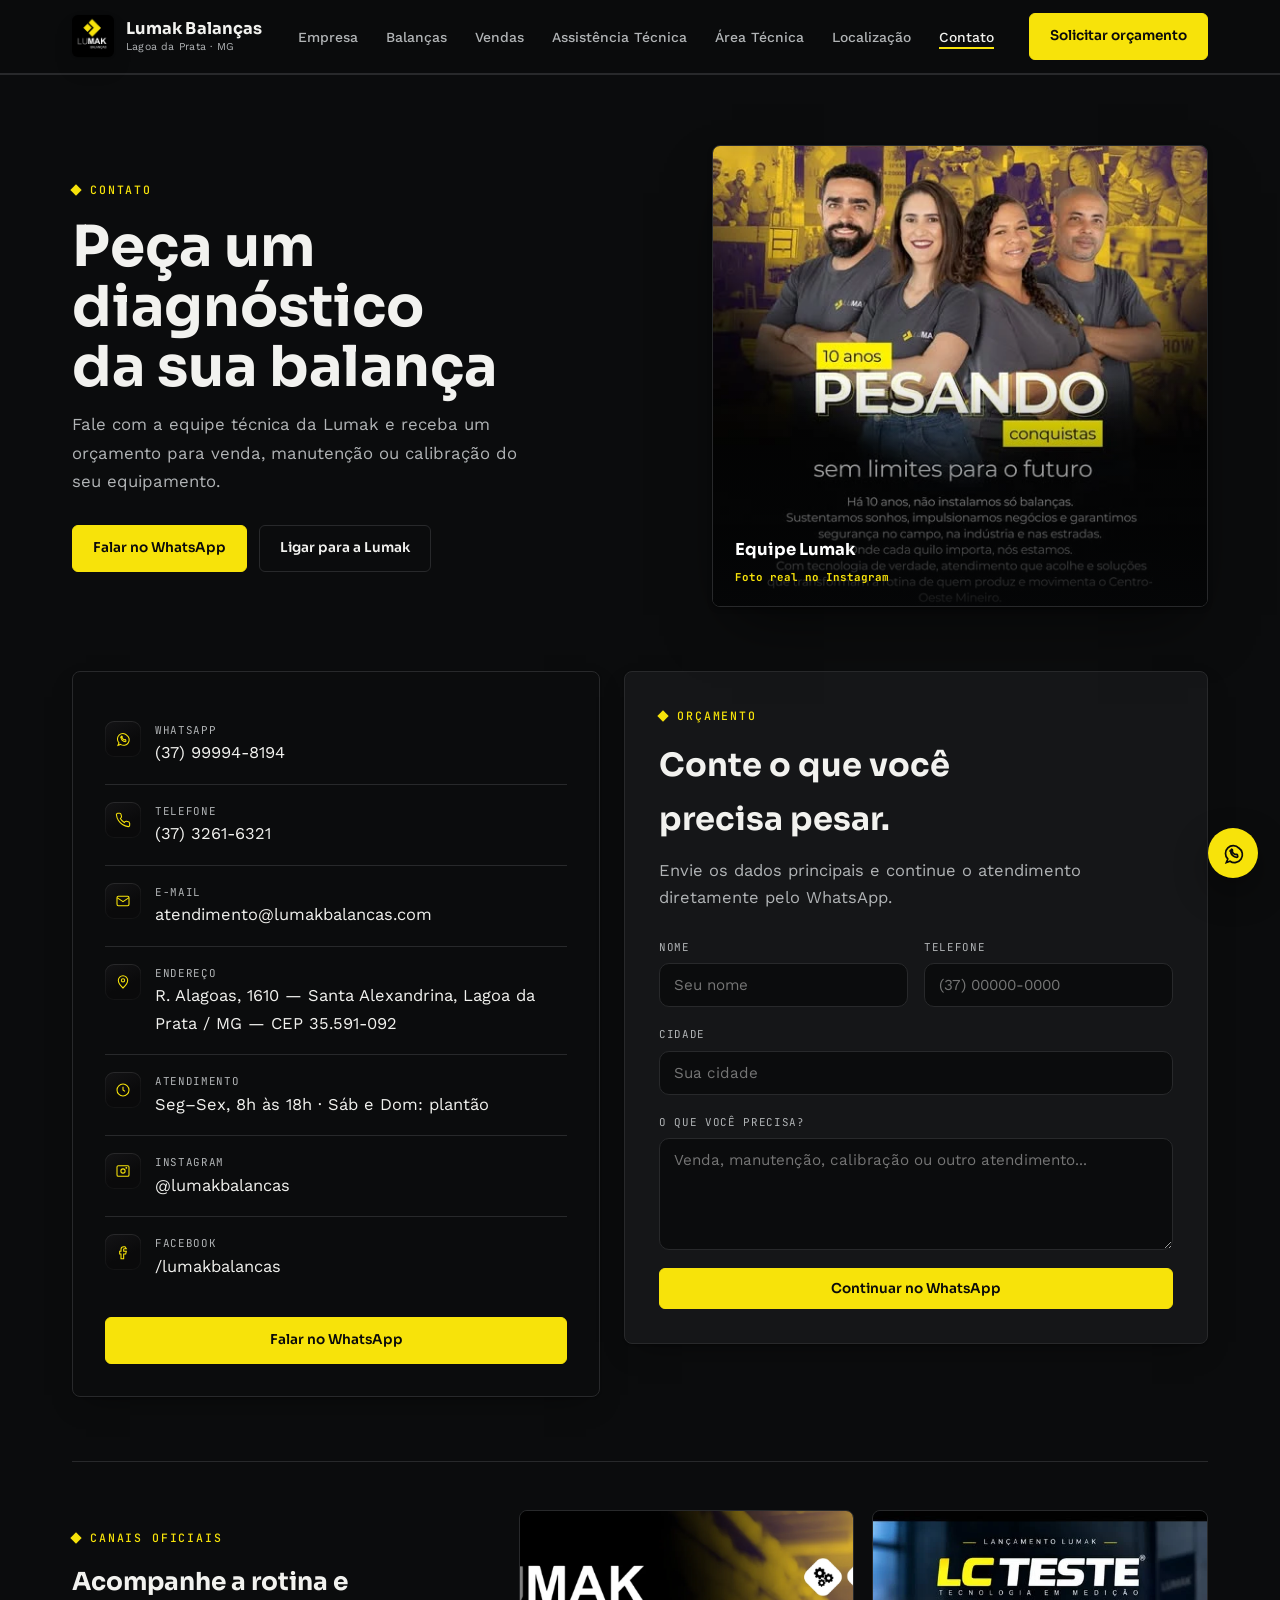
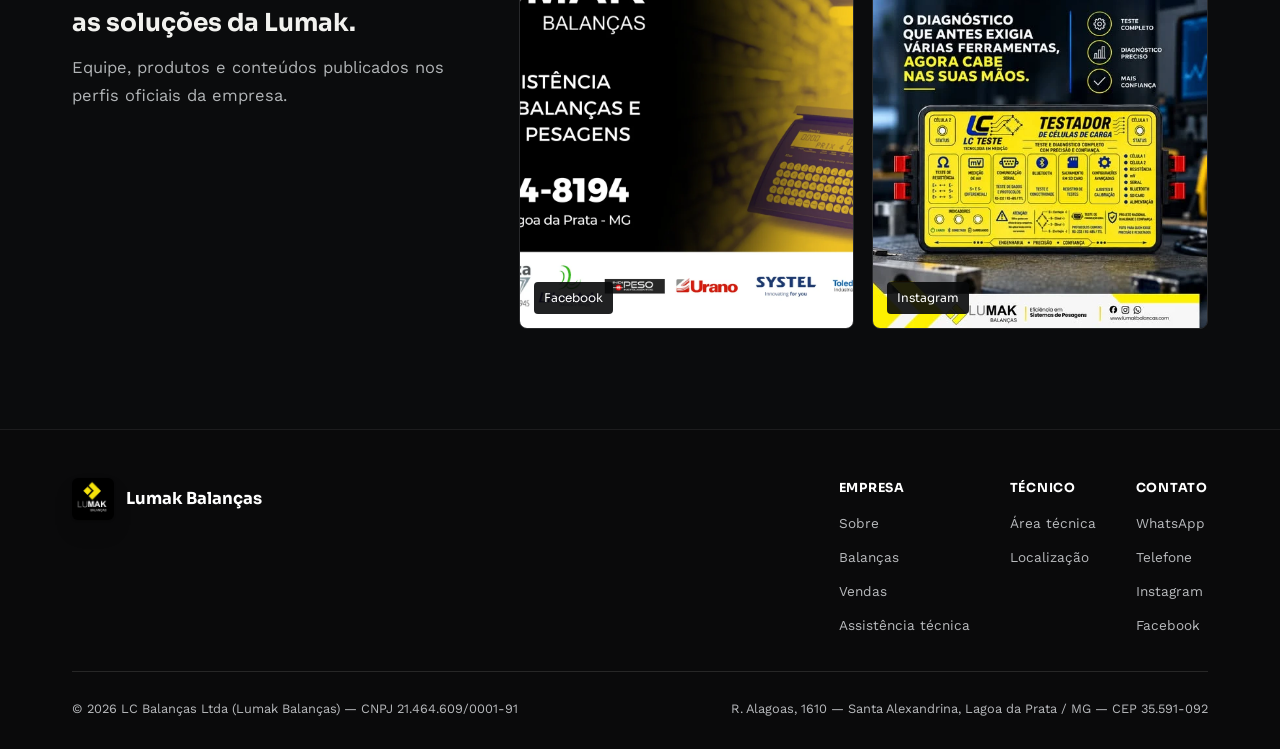
<file: contato.html>
<!DOCTYPE html>
<html lang="pt-BR">
<head>
<meta charset="UTF-8">
<meta name="viewport" content="width=device-width, initial-scale=1">
<title>Contato — Lumak Balanças</title>
<meta name="description" content="Fale com a Lumak Balanças: endereço, Instagram, Facebook e formulário para solicitar orçamento.">
<link rel="preconnect" href="https://fonts.googleapis.com">
<link rel="preconnect" href="https://fonts.gstatic.com" crossorigin>
<link href="https://fonts.googleapis.com/css2?family=Sora:wght@500;600;700;800&family=Work+Sans:wght@400;500;600&family=JetBrains+Mono:wght@400;500&display=swap" rel="stylesheet">
<link rel="icon" type="image/png" sizes="32x32" href="assets/img/favicon-32.png">
<link rel="apple-touch-icon" sizes="180x180" href="assets/img/favicon-180.png">
<link rel="stylesheet" href="assets/css/style.css">
</head>
<body>
<header>
  <div class="nav-row">
    <a class="brand" href="index.html">
      <span class="logo-badge"><img src="assets/img/logo.jpg" alt="Logo Lumak Balanças"></span>
      <span class="brand-text">Lumak Balanças<small>Lagoa da Prata · MG</small></span>
    </a>
    <nav><ul>
      <li><a href="empresa.html">Empresa</a></li>
      <li><a href="balancas.html">Balanças</a></li>
      <li><a href="vendas.html">Vendas</a></li>
      <li><a href="assistencia-tecnica.html">Assistência Técnica</a></li>
      <li><a href="area-tecnica.html">Área Técnica</a></li>
      <li><a href="localizacao.html">Localização</a></li>
      <li><a href="contato.html">Contato</a></li>
    </ul></nav>
    <a class="btn btn-yellow" href="https://wa.me/5537999948194?text=Ol%C3%A1%2C%20gostaria%20de%20solicitar%20um%20or%C3%A7amento%20com%20a%20Lumak%20Balan%C3%A7as." target="_blank" rel="noopener">Solicitar orçamento</a>
    <button type="button" class="navtoggle" id="navtoggle" aria-label="Abrir menu" aria-expanded="false"><span></span><span></span><span></span></button>
  </div>
  <div class="mobile-panel" id="mobilePanel">
    <ul>
      <li><a href="empresa.html">Empresa</a></li>
      <li><a href="balancas.html">Balanças</a></li>
      <li><a href="vendas.html">Vendas</a></li>
      <li><a href="assistencia-tecnica.html">Assistência Técnica</a></li>
      <li><a href="area-tecnica.html">Área Técnica</a></li>
      <li><a href="localizacao.html">Localização</a></li>
      <li><a href="contato.html">Contato</a></li>
      <li><a class="btn btn-yellow" href="https://wa.me/5537999948194?text=Ol%C3%A1%2C%20gostaria%20de%20solicitar%20um%20or%C3%A7amento%20com%20a%20Lumak%20Balan%C3%A7as." target="_blank" rel="noopener">Solicitar orçamento</a></li>
    </ul>
  </div>
</header>
<main>
<section class="contact contact-refresh" id="contato">
    <div class="wrap">
      <div class="contact-hero">
        <div class="contact-hero-copy reveal">
          <div class="eyebrow"><span class="chip"></span>Contato</div>
          <h1 class="page-title">Peça um diagnóstico da sua balança</h1>
          <p class="page-lead">Fale com a equipe técnica da Lumak e receba um orçamento para venda, manutenção ou calibração do seu equipamento.</p>
          <div class="contact-quick-actions">
            <a class="btn btn-yellow" href="https://wa.me/5537999948194?text=Ol%C3%A1%2C%20gostaria%20de%20solicitar%20um%20or%C3%A7amento." target="_blank" rel="noopener">Falar no WhatsApp</a>
            <a class="btn btn-ghost" href="tel:+553732616321">Ligar para a Lumak</a>
          </div>
        </div>
        <a class="contact-team-photo reveal" href="https://www.instagram.com/lumakbalancas/" target="_blank" rel="noopener" aria-label="Ver a Lumak Balanças no Instagram">
          <img src="assets/geradas/social-equipe-instagram.webp" alt="Equipe real da Lumak Balanças em publicação comemorativa de 10 anos">
          <span>Equipe Lumak <strong>Foto real no Instagram</strong></span>
        </a>
      </div>

      <div class="contact-content-grid">
      <div class="contact-card reveal">
        <div class="field-row">
          <div class="icon-tile"><svg viewBox="0 0 24 24" fill="none" stroke="currentColor" stroke-width="1.6"><path d="M17.6 6.3A8 8 0 006 17.7L4.5 21.5l3.9-1.4A8 8 0 1017.6 6.3z"/><path d="M9 9.5c0 3.5 3 6.5 6.5 6.5.6 0 1-.5.9-1l-.3-1.4a1 1 0 00-1-.8l-1.4.2a5 5 0 01-3-3l.2-1.4a1 1 0 00-.8-1L9.5 8.5c-.5-.1-1 .3-1 .9z"/></svg></div>
          <div><div class="label">WhatsApp</div><a href="https://wa.me/5537999948194?text=Ol%C3%A1%2C%20gostaria%20de%20solicitar%20um%20or%C3%A7amento." target="_blank" rel="noopener">(37) 99994-8194</a></div>
        </div>
        <div class="field-row">
          <div class="icon-tile"><svg viewBox="0 0 24 24" fill="none" stroke="currentColor" stroke-width="1.6"><path d="M22 16.9v3a2 2 0 01-2.2 2 19.8 19.8 0 01-8.6-3.1 19.5 19.5 0 01-6-6 19.8 19.8 0 01-3.1-8.6A2 2 0 014.1 2h3a2 2 0 012 1.7c.1.9.3 1.8.6 2.7a2 2 0 01-.5 2.1L8 9.7a16 16 0 006 6l1.2-1.2a2 2 0 012.1-.5c.9.3 1.8.5 2.7.6a2 2 0 011.7 2z"/></svg></div>
          <div><div class="label">Telefone</div><a href="tel:+553732616321">(37)&nbsp;3261&#8209;6321</a></div>
        </div>
        <div class="field-row">
          <div class="icon-tile"><svg viewBox="0 0 24 24" fill="none" stroke="currentColor" stroke-width="1.6"><rect x="3" y="5" width="18" height="14" rx="2"/><path d="M3 7l9 6 9-6"/></svg></div>
          <div><div class="label">E-mail</div><a href="mailto:atendimento@lumakbalancas.com">atendimento@lumakbalancas.com</a></div>
        </div>
        <div class="field-row">
          <div class="icon-tile"><svg viewBox="0 0 24 24" fill="none" stroke="currentColor" stroke-width="1.6"><path d="M12 21s7-6.2 7-11.5A7 7 0 005 9.5C5 14.8 12 21 12 21z"/><circle cx="12" cy="9.5" r="2.5"/></svg></div>
          <div><div class="label">Endereço</div><div>R. Alagoas, 1610 — Santa Alexandrina, Lagoa da Prata / MG — CEP 35.591-092</div></div>
        </div>
        <div class="field-row">
          <div class="icon-tile"><svg viewBox="0 0 24 24" fill="none" stroke="currentColor" stroke-width="1.6"><circle cx="12" cy="12" r="9"/><path d="M12 7v5l3 2"/></svg></div>
          <div><div class="label">Atendimento</div><div>Seg–Sex, 8h às 18h · Sáb e Dom: plantão</div></div>
        </div>
        <div class="field-row">
          <div class="icon-tile"><svg viewBox="0 0 24 24" fill="none" stroke="currentColor" stroke-width="1.6"><rect x="3" y="4" width="18" height="16" rx="2"/><circle cx="12" cy="12" r="3.2"/><circle cx="17" cy="7.3" r="0.6" fill="currentColor"/></svg></div>
          <div><div class="label">Instagram</div><a href="https://www.instagram.com/lumakbalancas/" target="_blank" rel="noopener">@lumakbalancas</a></div>
        </div>
        <div class="field-row">
          <div class="icon-tile"><svg viewBox="0 0 24 24" fill="none" stroke="currentColor" stroke-width="1.6"><path d="M15 4h-2a4 4 0 00-4 4v3H7v4h2v7h4v-7h3l1-4h-4V8a1 1 0 011-1h3z"/></svg></div>
          <div><div class="label">Facebook</div><a href="https://www.facebook.com/lumakbalancas/" target="_blank" rel="noopener">/lumakbalancas</a></div>
        </div>
        <a class="btn btn-yellow btn-full" href="https://wa.me/5537999948194?text=Ol%C3%A1%2C%20gostaria%20de%20solicitar%20um%20or%C3%A7amento." target="_blank" rel="noopener">Falar no WhatsApp</a>
      </div>
      <div class="contact-form-panel reveal">
        <div class="eyebrow"><span class="chip"></span>Orçamento</div>
        <h2>Conte o que você precisa pesar.</h2>
        <p>Envie os dados principais e continue o atendimento diretamente pelo WhatsApp.</p>
        <form id="contactForm">
          <div class="field-row-2">
            <div class="field"><label for="cf-nome">Nome</label><input id="cf-nome" name="nome" type="text" required placeholder="Seu nome"></div>
            <div class="field"><label for="cf-tel">Telefone</label><input id="cf-tel" name="telefone" type="tel" required placeholder="(37) 00000-0000"></div>
          </div>
          <div class="field"><label for="cf-cidade">Cidade</label><input id="cf-cidade" name="cidade" type="text" placeholder="Sua cidade"></div>
          <div class="field"><label for="cf-necessidade">O que você precisa?</label><textarea id="cf-necessidade" name="necessidade" required placeholder="Venda, manutenção, calibração ou outro atendimento..."></textarea></div>
          <button class="btn btn-yellow btn-full" type="submit">Continuar no WhatsApp</button>
        </form>
      </div>
      </div>

      <div class="social-proof-band reveal">
        <div>
          <div class="eyebrow"><span class="chip"></span>Canais oficiais</div>
          <h2>Acompanhe a rotina e as soluções da Lumak.</h2>
          <p>Equipe, produtos e conteúdos publicados nos perfis oficiais da empresa.</p>
        </div>
        <a href="https://www.facebook.com/lumakbalancas/" target="_blank" rel="noopener">
          <img src="assets/geradas/social-capa-facebook.webp" alt="Capa oficial da Lumak Balanças no Facebook">
          <span>Facebook</span>
        </a>
        <a href="https://www.instagram.com/lumakbalancas/" target="_blank" rel="noopener">
          <img src="assets/geradas/social-lc-teste-instagram.webp" alt="Publicação do produto LC Teste no Instagram da Lumak">
          <span>Instagram</span>
        </a>
      </div>
    </div>
  </section>
</main>
<footer>
  <div class="wrap">
    <div class="foot-top">
      <div class="foot-brand">
        <span class="logo-badge"><img src="assets/img/logo.jpg" alt="Logo Lumak Balanças"></span>
        <span>Lumak Balanças</span>
      </div>
      <div class="foot-links">
        <div><strong>Empresa</strong><a href="empresa.html">Sobre</a><a href="balancas.html">Balanças</a><a href="vendas.html">Vendas</a><a href="assistencia-tecnica.html">Assistência técnica</a></div>
        <div><strong>Técnico</strong><a href="area-tecnica.html">Área técnica</a><a href="localizacao.html">Localização</a></div>
        <div><strong>Contato</strong><a href="https://wa.me/5537999948194" target="_blank" rel="noopener">WhatsApp</a><a href="tel:+553732616321">Telefone</a><a href="https://www.instagram.com/lumakbalancas/" target="_blank" rel="noopener">Instagram</a><a href="https://www.facebook.com/lumakbalancas/" target="_blank" rel="noopener">Facebook</a></div>
      </div>
    </div>
    <div class="foot-row">
      <span>© 2026 LC Balanças Ltda (Lumak Balanças) — CNPJ 21.464.609/0001-91</span>
      <span>R. Alagoas, 1610 — Santa Alexandrina, Lagoa da Prata / MG — CEP 35.591-092</span>
    </div>
  </div>
</footer>
<script src="assets/js/main.js"></script>
</body>
</html>
</file>
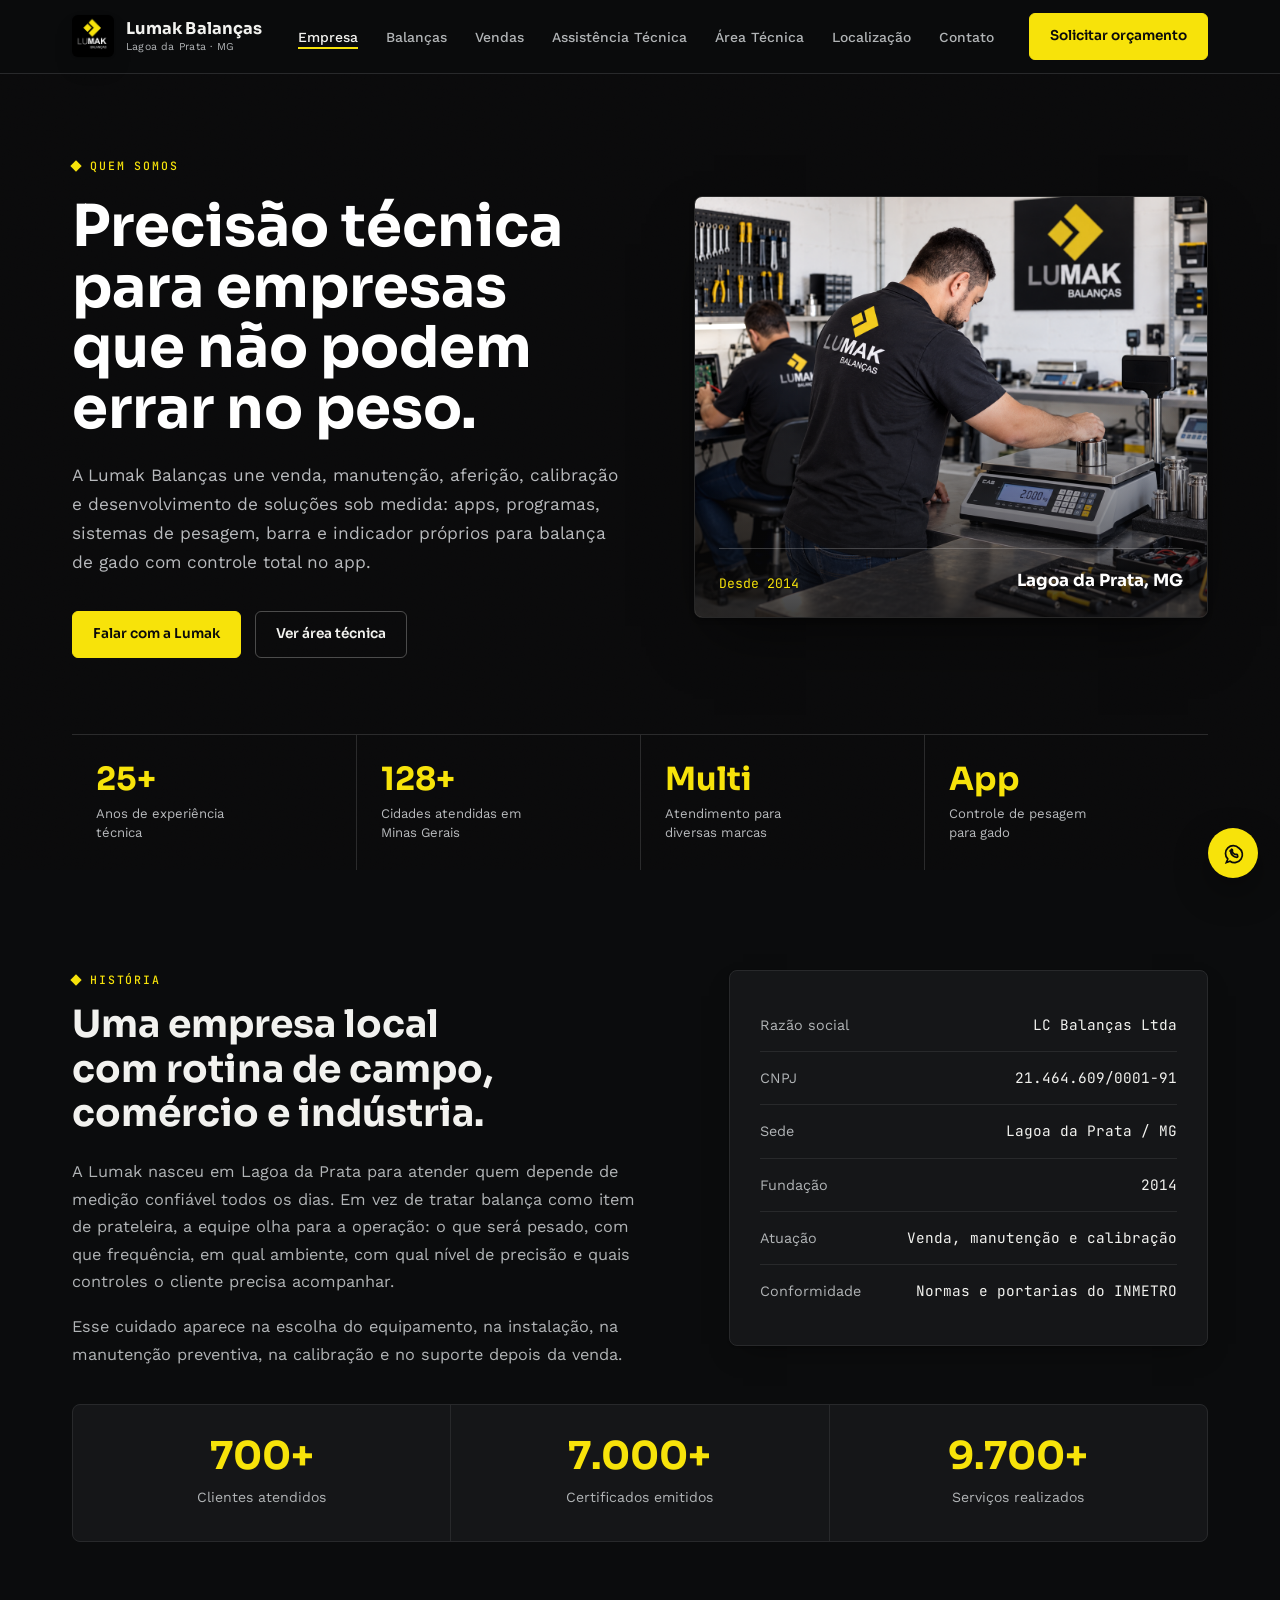
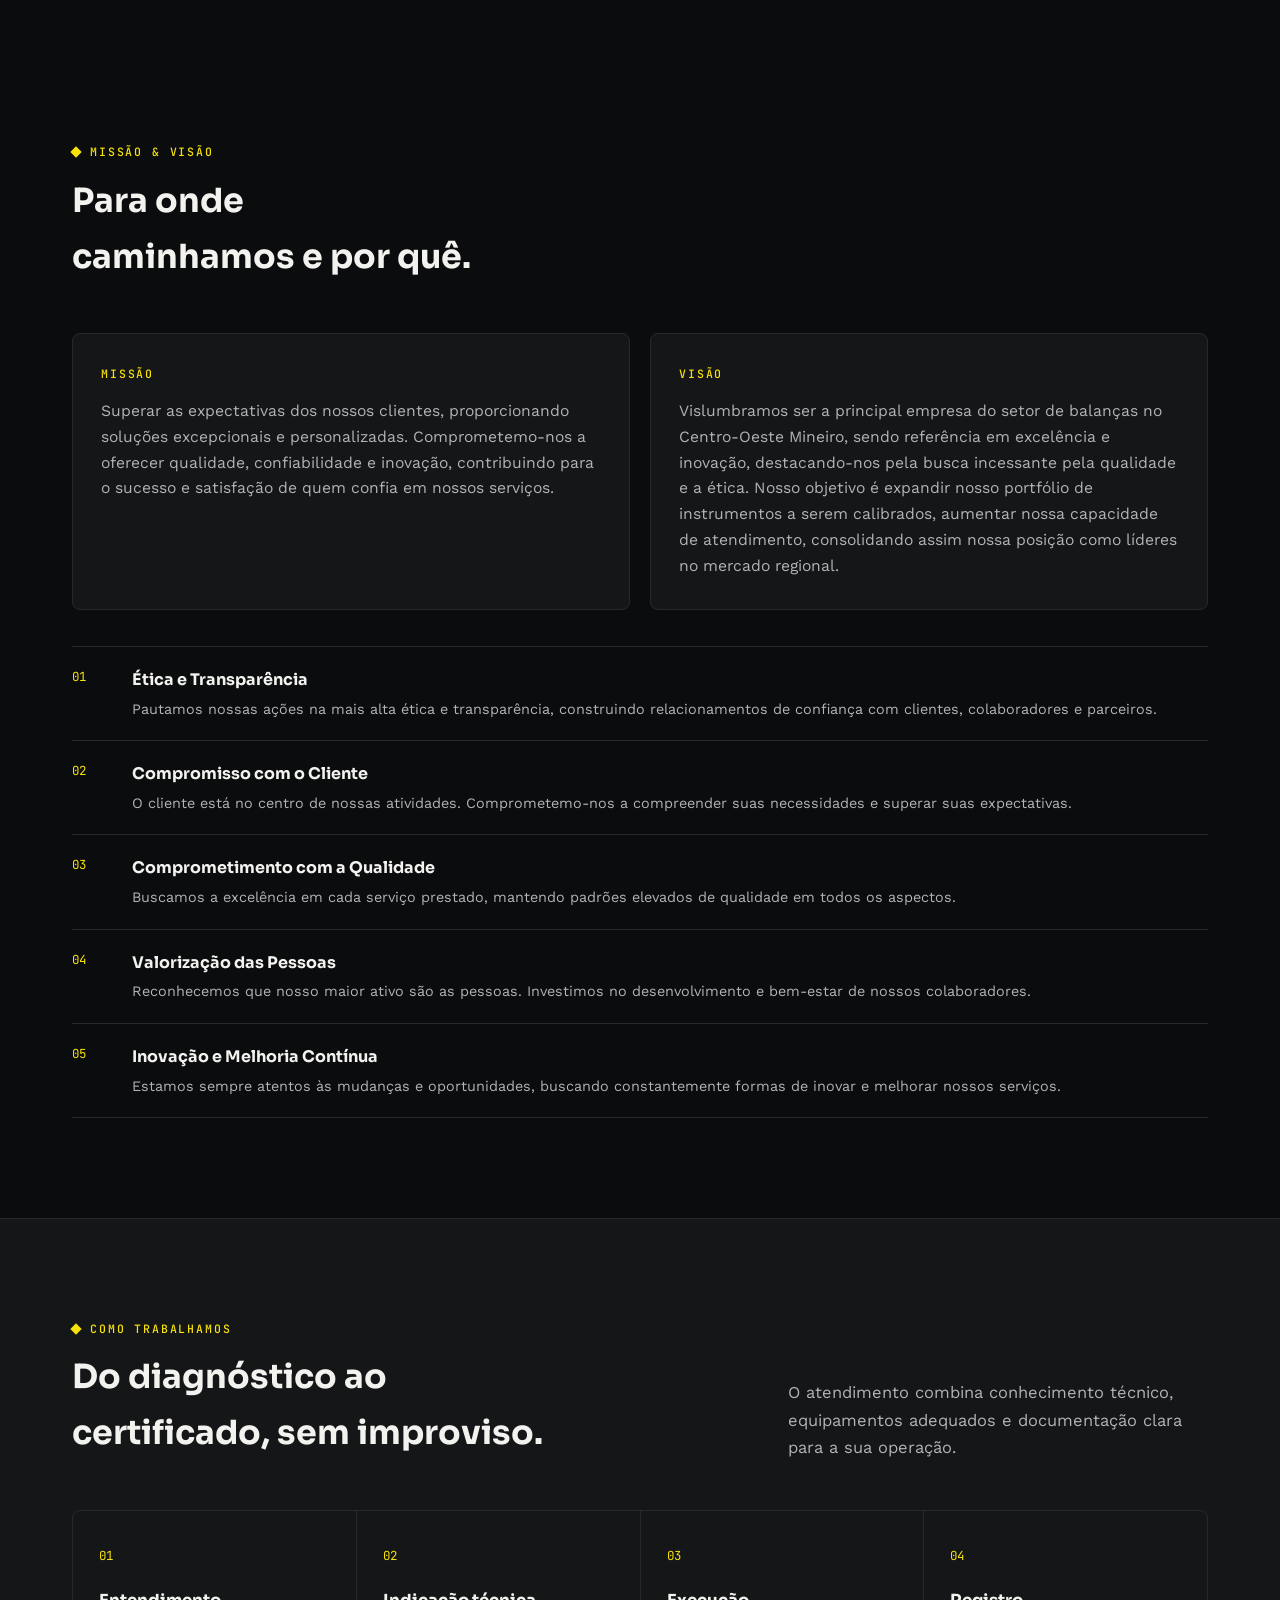
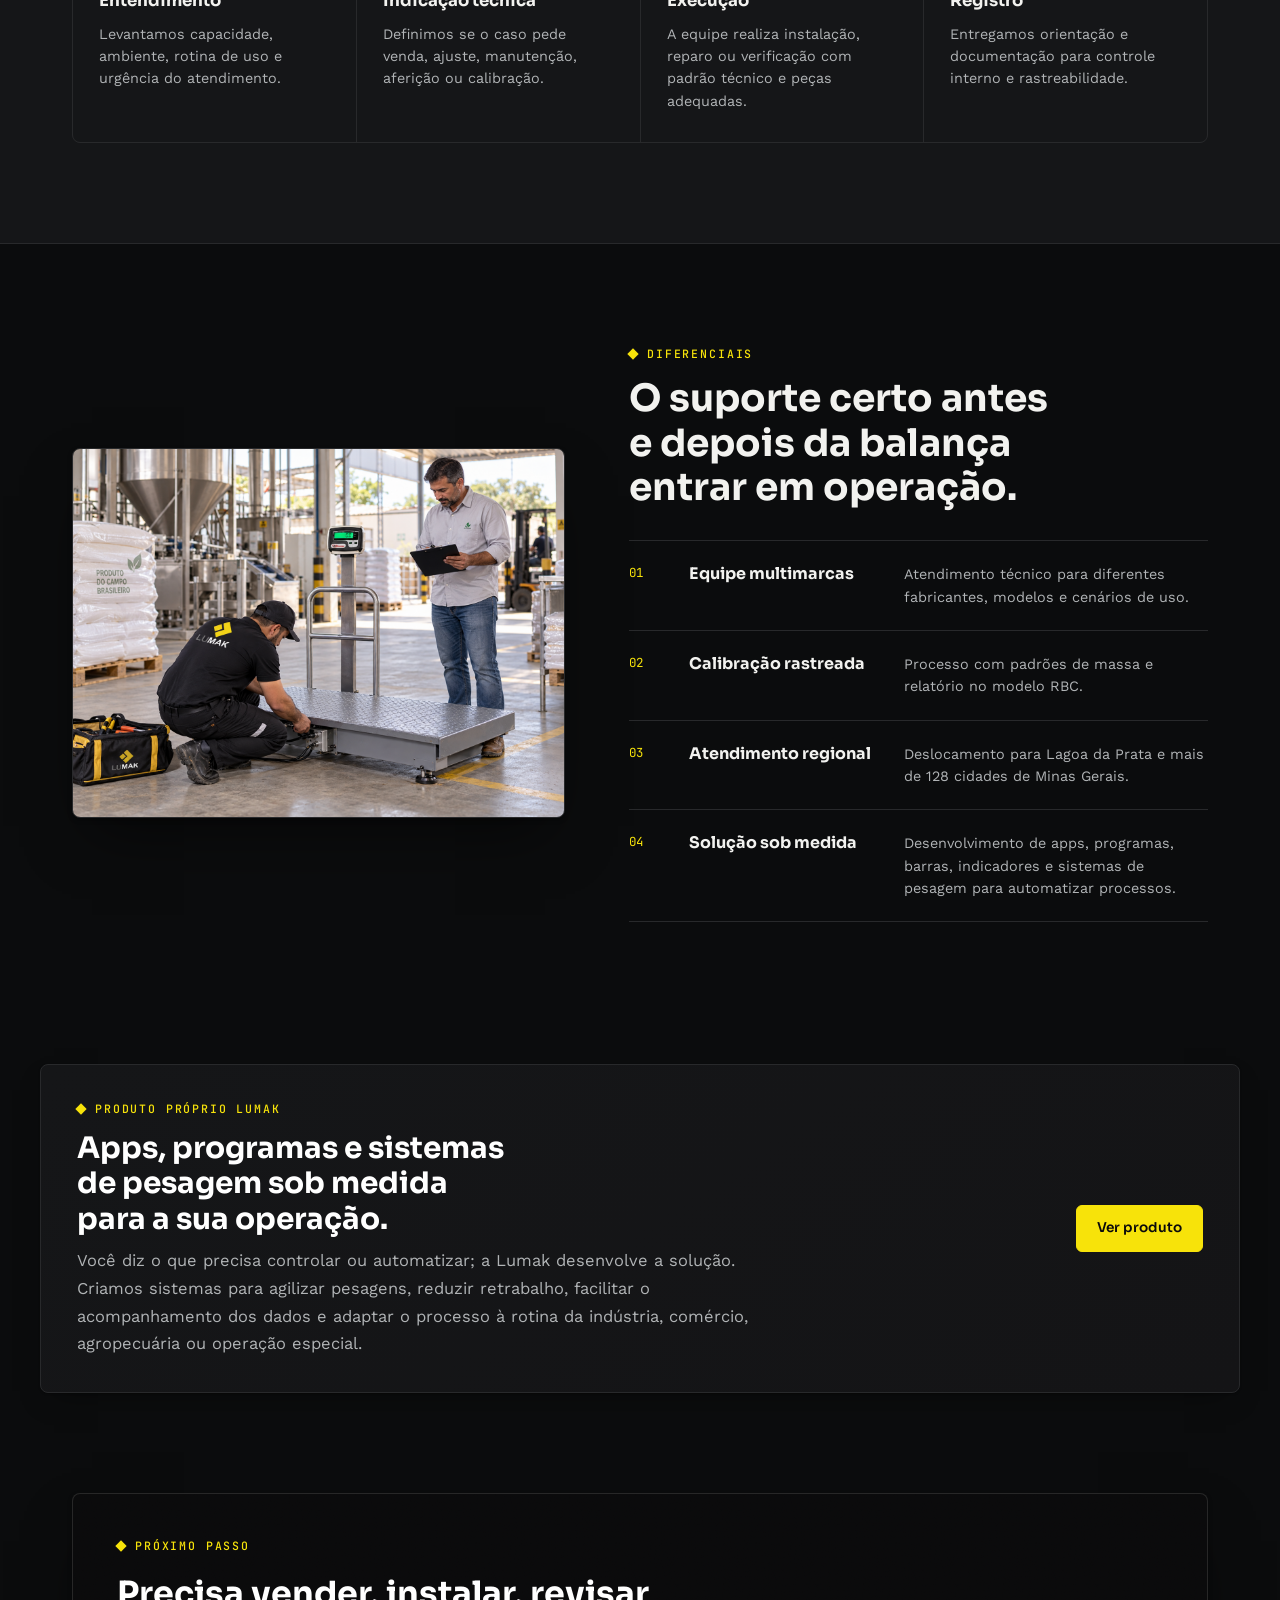
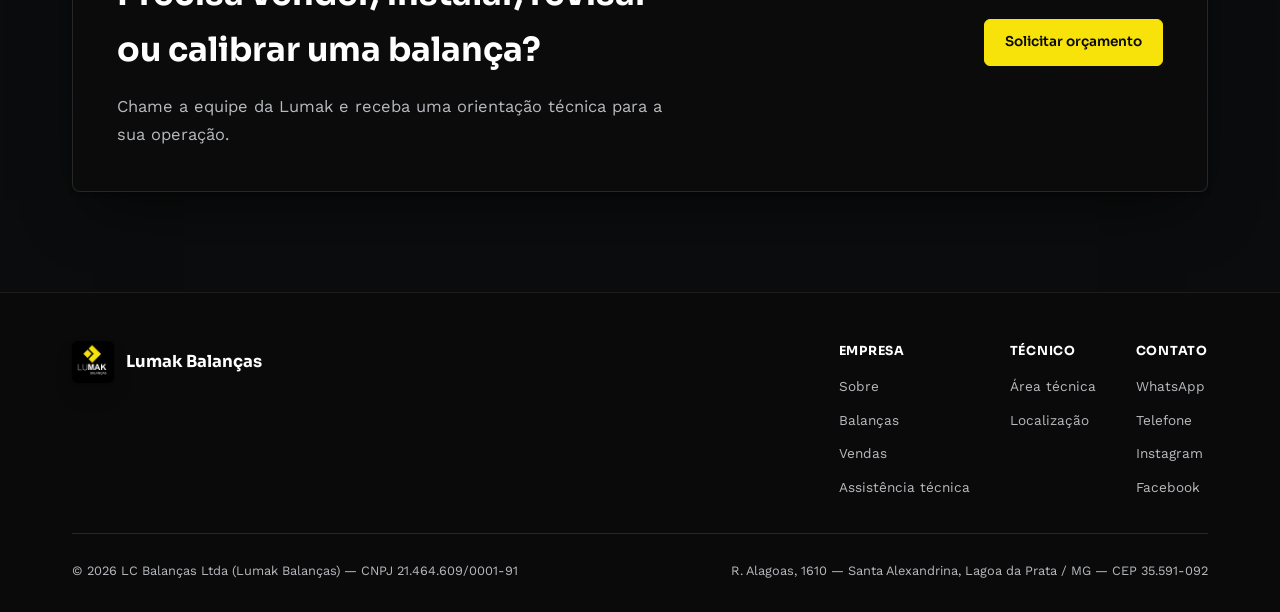
<file: empresa.html>
<!DOCTYPE html>
<html lang="pt-BR">
<head>
<meta charset="UTF-8">
<meta name="viewport" content="width=device-width, initial-scale=1">
<title>Empresa — Lumak Balanças</title>
<meta name="description" content="Conheça a Lumak Balanças: mais de 25 anos de experiência, calibração rastreada RBC e conformidade INMETRO, em Lagoa da Prata (MG) e mais de 128 cidades.">
<link rel="preconnect" href="https://fonts.googleapis.com">
<link rel="preconnect" href="https://fonts.gstatic.com" crossorigin>
<link href="https://fonts.googleapis.com/css2?family=Sora:wght@500;600;700;800&family=Work+Sans:wght@400;500;600&family=JetBrains+Mono:wght@400;500&display=swap" rel="stylesheet">
<link rel="icon" type="image/png" sizes="32x32" href="assets/img/favicon-32.png">
<link rel="apple-touch-icon" sizes="180x180" href="assets/img/favicon-180.png">
<link rel="stylesheet" href="assets/css/style.css">
</head>
<body>
<header>
  <div class="nav-row">
    <a class="brand" href="index.html">
      <span class="logo-badge"><img src="assets/img/logo.jpg" alt="Logo Lumak Balanças"></span>
      <span class="brand-text">Lumak Balanças<small>Lagoa da Prata · MG</small></span>
    </a>
    <nav><ul>
      <li><a href="empresa.html">Empresa</a></li>
      <li><a href="balancas.html">Balanças</a></li>
      <li><a href="vendas.html">Vendas</a></li>
      <li><a href="assistencia-tecnica.html">Assistência Técnica</a></li>
      <li><a href="area-tecnica.html">Área Técnica</a></li>
      <li><a href="localizacao.html">Localização</a></li>
      <li><a href="contato.html">Contato</a></li>
    </ul></nav>
    <a class="btn btn-yellow" href="https://wa.me/5537999948194?text=Ol%C3%A1%2C%20gostaria%20de%20solicitar%20um%20or%C3%A7amento%20com%20a%20Lumak%20Balan%C3%A7as." target="_blank" rel="noopener">Solicitar orçamento</a>
    <button type="button" class="navtoggle" id="navtoggle" aria-label="Abrir menu" aria-expanded="false"><span></span><span></span><span></span></button>
  </div>
  <div class="mobile-panel" id="mobilePanel">
    <ul>
      <li><a href="empresa.html">Empresa</a></li>
      <li><a href="balancas.html">Balanças</a></li>
      <li><a href="vendas.html">Vendas</a></li>
      <li><a href="assistencia-tecnica.html">Assistência Técnica</a></li>
      <li><a href="area-tecnica.html">Área Técnica</a></li>
      <li><a href="localizacao.html">Localização</a></li>
      <li><a href="contato.html">Contato</a></li>
      <li><a class="btn btn-yellow" href="https://wa.me/5537999948194?text=Ol%C3%A1%2C%20gostaria%20de%20solicitar%20um%20or%C3%A7amento%20com%20a%20Lumak%20Balan%C3%A7as." target="_blank" rel="noopener">Solicitar orçamento</a></li>
    </ul>
  </div>
</header>
<main>
<section class="company-hero" id="empresa">
    <div class="wrap company-hero-grid">
      <div class="company-hero-copy reveal in">
        <div class="eyebrow on-black"><span class="chip"></span>Quem somos</div>
        <h1>Precisão técnica para empresas que não podem errar no peso.</h1>
        <p>A Lumak Balanças une venda, manutenção, aferição, calibração e desenvolvimento de soluções sob medida: apps, programas, sistemas de pesagem, barra e indicador próprios para balança de gado com controle total no app.</p>
        <div class="hero-actions">
          <a class="btn btn-yellow" href="https://wa.me/5537999948194?text=Ol%C3%A1%2C%20gostaria%20de%20solicitar%20um%20or%C3%A7amento%20com%20a%20Lumak%20Balan%C3%A7as." target="_blank" rel="noopener">Falar com a Lumak</a>
          <a class="btn btn-ghost-invert" href="area-tecnica.html">Ver área técnica</a>
        </div>
      </div>
      <div class="company-figure reveal in">
        <img src="assets/geradas/empresa-equipe-tecnica.png" alt="Equipe técnica da Lumak realizando calibração e diagnóstico de balanças">
        <div class="company-badge">
          <span class="mono">Desde 2014</span>
          <strong>Lagoa da Prata, MG</strong>
        </div>
      </div>
    </div>
    <div class="wrap">
      <div class="company-metrics reveal in">
        <div><strong>25+</strong><span>Anos de experiência técnica</span></div>
        <div><strong>128+</strong><span>Cidades atendidas em Minas Gerais</span></div>
        <div><strong>Multi</strong><span>Atendimento para diversas marcas</span></div>
        <div><strong>App</strong><span>Controle de pesagem para gado</span></div>
      </div>
    </div>
  </section>

  <section class="company-story">
    <div class="wrap company-story-grid">
      <div class="reveal">
        <div class="eyebrow"><span class="chip"></span>História</div>
        <h2>Uma empresa local com rotina de campo, comércio e indústria.</h2>
        <p>A Lumak nasceu em Lagoa da Prata para atender quem depende de medição confiável todos os dias. Em vez de tratar balança como item de prateleira, a equipe olha para a operação: o que será pesado, com que frequência, em qual ambiente, com qual nível de precisão e quais controles o cliente precisa acompanhar.</p>
        <p>Esse cuidado aparece na escolha do equipamento, na instalação, na manutenção preventiva, na calibração e no suporte depois da venda.</p>
      </div>
      <div class="company-readout reveal">
        <div class="readout-row"><span>Razão social</span><span>LC Balanças Ltda</span></div>
        <div class="readout-row"><span>CNPJ</span><span>21.464.609/0001-91</span></div>
        <div class="readout-row"><span>Sede</span><span>Lagoa da Prata / MG</span></div>
        <div class="readout-row"><span>Fundação</span><span>2014</span></div>
        <div class="readout-row"><span>Atuação</span><span>Venda, manutenção e calibração</span></div>
        <div class="readout-row"><span>Conformidade</span><span>Normas e portarias do INMETRO</span></div>
      </div>
    </div>
    <div class="wrap">
      <div class="numbers-strip reveal">
        <div><strong>700+</strong><span>Clientes atendidos</span></div>
        <div><strong>7.000+</strong><span>Certificados emitidos</span></div>
        <div><strong>9.700+</strong><span>Serviços realizados</span></div>
      </div>
    </div>
  </section>

  <section class="company-mv">
    <div class="wrap">
      <div class="section-head reveal">
        <div>
          <div class="eyebrow"><span class="chip"></span>Missão &amp; Visão</div>
          <h2>Para onde caminhamos e por quê.</h2>
        </div>
      </div>
      <div class="mv-grid">
        <div class="mv-card reveal" style="--i:0">
          <div class="eyebrow">Missão</div>
          <p>Superar as expectativas dos nossos clientes, proporcionando soluções excepcionais e personalizadas. Comprometemo-nos a oferecer qualidade, confiabilidade e inovação, contribuindo para o sucesso e satisfação de quem confia em nossos serviços.</p>
        </div>
        <div class="mv-card reveal" style="--i:1">
          <div class="eyebrow">Visão</div>
          <p>Vislumbramos ser a principal empresa do setor de balanças no Centro-Oeste Mineiro, sendo referência em excelência e inovação, destacando-nos pela busca incessante pela qualidade e a ética. Nosso objetivo é expandir nosso portfólio de instrumentos a serem calibrados, aumentar nossa capacidade de atendimento, consolidando assim nossa posição como líderes no mercado regional.</p>
        </div>
      </div>
      <div class="values-list stagger">
        <div class="reveal" style="--i:0"><span class="mono">01</span><div><strong>Ética e Transparência</strong><p>Pautamos nossas ações na mais alta ética e transparência, construindo relacionamentos de confiança com clientes, colaboradores e parceiros.</p></div></div>
        <div class="reveal" style="--i:1"><span class="mono">02</span><div><strong>Compromisso com o Cliente</strong><p>O cliente está no centro de nossas atividades. Comprometemo-nos a compreender suas necessidades e superar suas expectativas.</p></div></div>
        <div class="reveal" style="--i:2"><span class="mono">03</span><div><strong>Comprometimento com a Qualidade</strong><p>Buscamos a excelência em cada serviço prestado, mantendo padrões elevados de qualidade em todos os aspectos.</p></div></div>
        <div class="reveal" style="--i:3"><span class="mono">04</span><div><strong>Valorização das Pessoas</strong><p>Reconhecemos que nosso maior ativo são as pessoas. Investimos no desenvolvimento e bem-estar de nossos colaboradores.</p></div></div>
        <div class="reveal" style="--i:4"><span class="mono">05</span><div><strong>Inovação e Melhoria Contínua</strong><p>Estamos sempre atentos às mudanças e oportunidades, buscando constantemente formas de inovar e melhorar nossos serviços.</p></div></div>
      </div>
    </div>
  </section>

  <section class="company-process">
    <div class="wrap">
      <div class="section-head reveal">
        <div>
          <div class="eyebrow"><span class="chip"></span>Como trabalhamos</div>
          <h2>Do diagnóstico ao certificado, sem improviso.</h2>
        </div>
        <p>O atendimento combina conhecimento técnico, equipamentos adequados e documentação clara para a sua operação.</p>
      </div>
      <div class="process-line stagger">
        <div class="process-step reveal" style="--i:0"><span>01</span><h3>Entendimento</h3><p>Levantamos capacidade, ambiente, rotina de uso e urgência do atendimento.</p></div>
        <div class="process-step reveal" style="--i:1"><span>02</span><h3>Indicação técnica</h3><p>Definimos se o caso pede venda, ajuste, manutenção, aferição ou calibração.</p></div>
        <div class="process-step reveal" style="--i:2"><span>03</span><h3>Execução</h3><p>A equipe realiza instalação, reparo ou verificação com padrão técnico e peças adequadas.</p></div>
        <div class="process-step reveal" style="--i:3"><span>04</span><h3>Registro</h3><p>Entregamos orientação e documentação para controle interno e rastreabilidade.</p></div>
      </div>
    </div>
  </section>

  <section class="company-difference">
    <div class="wrap company-difference-grid">
      <div class="company-photo reveal">
        <img src="assets/geradas/empresa-atendimento-industrial.png" alt="Técnico da Lumak realizando atendimento em balança industrial">
      </div>
      <div class="reveal">
        <div class="eyebrow"><span class="chip"></span>Diferenciais</div>
        <h2>O suporte certo antes e depois da balança entrar em operação.</h2>
        <div class="difference-list">
          <div><span>01</span><strong>Equipe multimarcas</strong><p>Atendimento técnico para diferentes fabricantes, modelos e cenários de uso.</p></div>
          <div><span>02</span><strong>Calibração rastreada</strong><p>Processo com padrões de massa e relatório no modelo RBC.</p></div>
          <div><span>03</span><strong>Atendimento regional</strong><p>Deslocamento para Lagoa da Prata e mais de 128 cidades de Minas Gerais.</p></div>
          <div><span>04</span><strong>Solução sob medida</strong><p>Desenvolvimento de apps, programas, barras, indicadores e sistemas de pesagem para automatizar processos.</p></div>
        </div>
      </div>
    </div>
  </section>

  <section class="company-product">
    <div class="wrap custom-callout reveal">
      <div>
        <div class="eyebrow"><span class="chip"></span>Produto próprio Lumak</div>
        <h2>Apps, programas e sistemas de pesagem sob medida para a sua operação.</h2>
        <p>Você diz o que precisa controlar ou automatizar; a Lumak desenvolve a solução. Criamos sistemas para agilizar pesagens, reduzir retrabalho, facilitar o acompanhamento dos dados e adaptar o processo à rotina da indústria, comércio, agropecuária ou operação especial.</p>
      </div>
      <a class="btn btn-yellow" href="balancas.html">Ver produto</a>
    </div>
  </section>

  <section class="home-cta">
    <div class="wrap">
      <div class="cta-panel reveal">
        <div>
          <div class="eyebrow on-black"><span class="chip"></span>Próximo passo</div>
          <h2>Precisa vender, instalar, revisar ou calibrar uma balança?</h2>
          <p>Chame a equipe da Lumak e receba uma orientação técnica para a sua operação.</p>
        </div>
        <a class="btn btn-yellow" href="https://wa.me/5537999948194?text=Ol%C3%A1%2C%20gostaria%20de%20solicitar%20um%20or%C3%A7amento%20com%20a%20Lumak%20Balan%C3%A7as." target="_blank" rel="noopener">Solicitar orçamento</a>
      </div>
    </div>
  </section>
</main>
<footer>
  <div class="wrap">
    <div class="foot-top">
      <div class="foot-brand">
        <span class="logo-badge"><img src="assets/img/logo.jpg" alt="Logo Lumak Balanças"></span>
        <span>Lumak Balanças</span>
      </div>
      <div class="foot-links">
        <div><strong>Empresa</strong><a href="empresa.html">Sobre</a><a href="balancas.html">Balanças</a><a href="vendas.html">Vendas</a><a href="assistencia-tecnica.html">Assistência técnica</a></div>
        <div><strong>Técnico</strong><a href="area-tecnica.html">Área técnica</a><a href="localizacao.html">Localização</a></div>
        <div><strong>Contato</strong><a href="https://wa.me/5537999948194" target="_blank" rel="noopener">WhatsApp</a><a href="tel:+553732616321">Telefone</a><a href="https://www.instagram.com/lumakbalancas/" target="_blank" rel="noopener">Instagram</a><a href="https://www.facebook.com/lumakbalancas/" target="_blank" rel="noopener">Facebook</a></div>
      </div>
    </div>
    <div class="foot-row">
      <span>© 2026 LC Balanças Ltda (Lumak Balanças) — CNPJ 21.464.609/0001-91</span>
      <span>R. Alagoas, 1610 — Santa Alexandrina, Lagoa da Prata / MG — CEP 35.591-092</span>
    </div>
  </div>
</footer>
<script src="assets/js/main.js"></script>
</body>
</html>
</file>
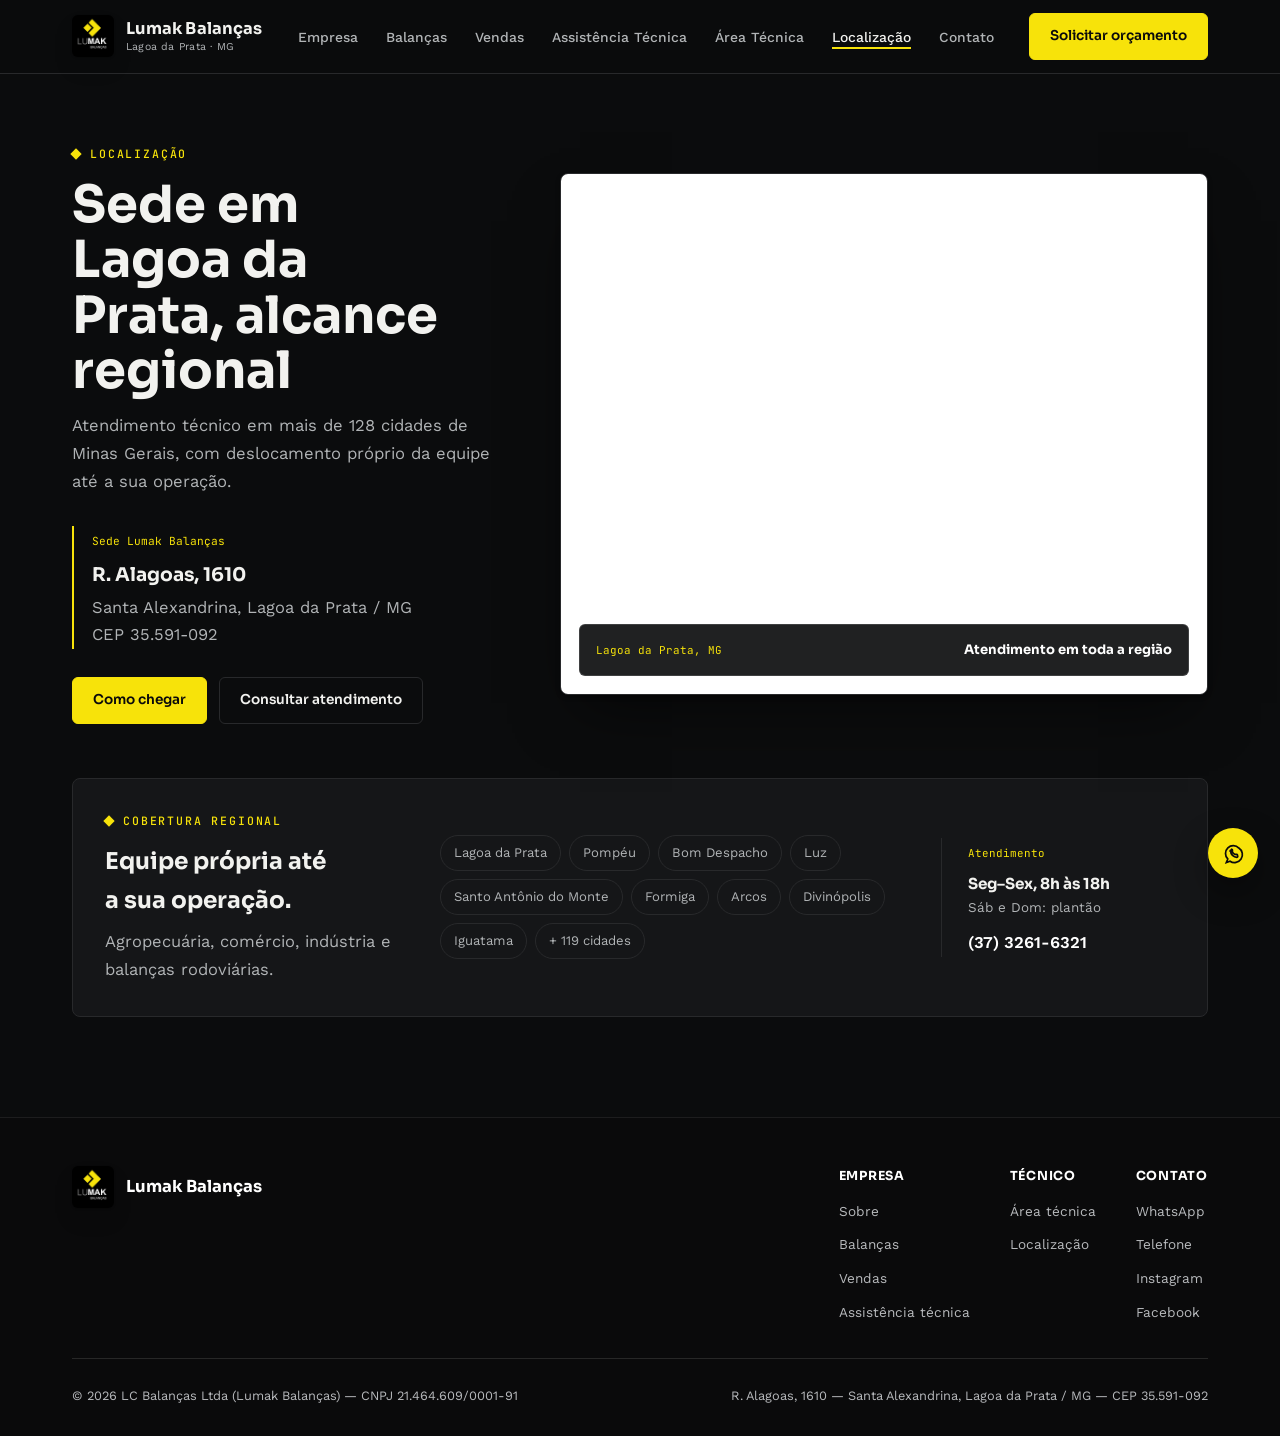
<file: localizacao.html>
<!DOCTYPE html>
<html lang="pt-BR">
<head>
<meta charset="UTF-8">
<meta name="viewport" content="width=device-width, initial-scale=1">
<title>Localização — Lumak Balanças</title>
<meta name="description" content="Sede em Lagoa da Prata (MG), com atendimento técnico em mais de 128 cidades de Minas Gerais.">
<link rel="preconnect" href="https://fonts.googleapis.com">
<link rel="preconnect" href="https://fonts.gstatic.com" crossorigin>
<link href="https://fonts.googleapis.com/css2?family=Sora:wght@500;600;700;800&family=Work+Sans:wght@400;500;600&family=JetBrains+Mono:wght@400;500&display=swap" rel="stylesheet">
<link rel="icon" type="image/png" sizes="32x32" href="assets/img/favicon-32.png">
<link rel="apple-touch-icon" sizes="180x180" href="assets/img/favicon-180.png">
<link rel="stylesheet" href="assets/css/style.css">
</head>
<body>
<header>
  <div class="nav-row">
    <a class="brand" href="index.html">
      <span class="logo-badge"><img src="assets/img/logo.jpg" alt="Logo Lumak Balanças"></span>
      <span class="brand-text">Lumak Balanças<small>Lagoa da Prata · MG</small></span>
    </a>
    <nav><ul>
      <li><a href="empresa.html">Empresa</a></li>
      <li><a href="balancas.html">Balanças</a></li>
      <li><a href="vendas.html">Vendas</a></li>
      <li><a href="assistencia-tecnica.html">Assistência Técnica</a></li>
      <li><a href="area-tecnica.html">Área Técnica</a></li>
      <li><a href="localizacao.html">Localização</a></li>
      <li><a href="contato.html">Contato</a></li>
    </ul></nav>
    <a class="btn btn-yellow" href="https://wa.me/5537999948194?text=Ol%C3%A1%2C%20gostaria%20de%20solicitar%20um%20or%C3%A7amento%20com%20a%20Lumak%20Balan%C3%A7as." target="_blank" rel="noopener">Solicitar orçamento</a>
    <button type="button" class="navtoggle" id="navtoggle" aria-label="Abrir menu" aria-expanded="false"><span></span><span></span><span></span></button>
  </div>
  <div class="mobile-panel" id="mobilePanel">
    <ul>
      <li><a href="empresa.html">Empresa</a></li>
      <li><a href="balancas.html">Balanças</a></li>
      <li><a href="vendas.html">Vendas</a></li>
      <li><a href="assistencia-tecnica.html">Assistência Técnica</a></li>
      <li><a href="area-tecnica.html">Área Técnica</a></li>
      <li><a href="localizacao.html">Localização</a></li>
      <li><a href="contato.html">Contato</a></li>
      <li><a class="btn btn-yellow" href="https://wa.me/5537999948194?text=Ol%C3%A1%2C%20gostaria%20de%20solicitar%20um%20or%C3%A7amento%20com%20a%20Lumak%20Balan%C3%A7as." target="_blank" rel="noopener">Solicitar orçamento</a></li>
    </ul>
  </div>
</header>
<main>
<section class="location-page" id="localizacao">
    <div class="wrap">
      <div class="location-hero">
      <div class="location-copy reveal">
        <div class="eyebrow"><span class="chip"></span>Localização</div>
        <h1 class="page-title">Sede em Lagoa da Prata, alcance regional</h1>
        <p class="page-lead page-lead-wide">Atendimento técnico em mais de 128 cidades de Minas Gerais, com deslocamento próprio da equipe até a sua operação.</p>
        <div class="location-address">
          <span class="mono">Sede Lumak Balanças</span>
          <strong>R. Alagoas, 1610</strong>
          <p>Santa Alexandrina, Lagoa da Prata / MG<br>CEP 35.591-092</p>
        </div>
        <div class="location-actions">
          <a class="btn btn-yellow" href="https://www.google.com/maps/dir/?api=1&amp;destination=R.%20Alagoas%2C%201610%2C%20Santa%20Alexandrina%2C%20Lagoa%20da%20Prata%20MG" target="_blank" rel="noopener">Como chegar</a>
          <a class="btn btn-ghost" href="https://wa.me/5537999948194?text=Ol%C3%A1%2C%20preciso%20de%20atendimento%20da%20Lumak%20na%20minha%20cidade." target="_blank" rel="noopener">Consultar atendimento</a>
        </div>
      </div>
      <div class="location-map reveal">
        <iframe title="Mapa da Lumak Balanças em Lagoa da Prata" src="https://www.openstreetmap.org/export/embed.html?bbox=-45.5470%2C-20.0332%2C-45.5310%2C-20.0211&amp;layer=mapnik&amp;marker=-20.02717%2C-45.53893" loading="lazy" referrerpolicy="no-referrer-when-downgrade"></iframe>
        <div class="map-label"><span class="mono">Lagoa da Prata, MG</span><strong>Atendimento em toda a região</strong></div>
      </div>
      </div>

      <div class="coverage-panel reveal">
        <div>
          <div class="eyebrow"><span class="chip"></span>Cobertura regional</div>
          <h2>Equipe própria até a sua operação.</h2>
          <p>Agropecuária, comércio, indústria e balanças rodoviárias.</p>
        </div>
        <div class="city-tags">
          <span>Lagoa da Prata</span><span>Pompéu</span><span>Bom Despacho</span><span>Luz</span><span>Santo Antônio do Monte</span><span>Formiga</span><span>Arcos</span><span>Divinópolis</span><span>Iguatama</span><span>+ 119 cidades</span>
        </div>
        <div class="coverage-contact">
          <span class="mono">Atendimento</span>
          <strong>Seg–Sex, 8h às 18h</strong>
          <p>Sáb e Dom: plantão</p>
          <a href="tel:+553732616321">(37) 3261-6321</a>
        </div>
      </div>
    </div>
  </section>
</main>
<footer>
  <div class="wrap">
    <div class="foot-top">
      <div class="foot-brand">
        <span class="logo-badge"><img src="assets/img/logo.jpg" alt="Logo Lumak Balanças"></span>
        <span>Lumak Balanças</span>
      </div>
      <div class="foot-links">
        <div><strong>Empresa</strong><a href="empresa.html">Sobre</a><a href="balancas.html">Balanças</a><a href="vendas.html">Vendas</a><a href="assistencia-tecnica.html">Assistência técnica</a></div>
        <div><strong>Técnico</strong><a href="area-tecnica.html">Área técnica</a><a href="localizacao.html">Localização</a></div>
        <div><strong>Contato</strong><a href="https://wa.me/5537999948194" target="_blank" rel="noopener">WhatsApp</a><a href="tel:+553732616321">Telefone</a><a href="https://www.instagram.com/lumakbalancas/" target="_blank" rel="noopener">Instagram</a><a href="https://www.facebook.com/lumakbalancas/" target="_blank" rel="noopener">Facebook</a></div>
      </div>
    </div>
    <div class="foot-row">
      <span>© 2026 LC Balanças Ltda (Lumak Balanças) — CNPJ 21.464.609/0001-91</span>
      <span>R. Alagoas, 1610 — Santa Alexandrina, Lagoa da Prata / MG — CEP 35.591-092</span>
    </div>
  </div>
</footer>
<script src="assets/js/main.js"></script>
</body>
</html>
</file>
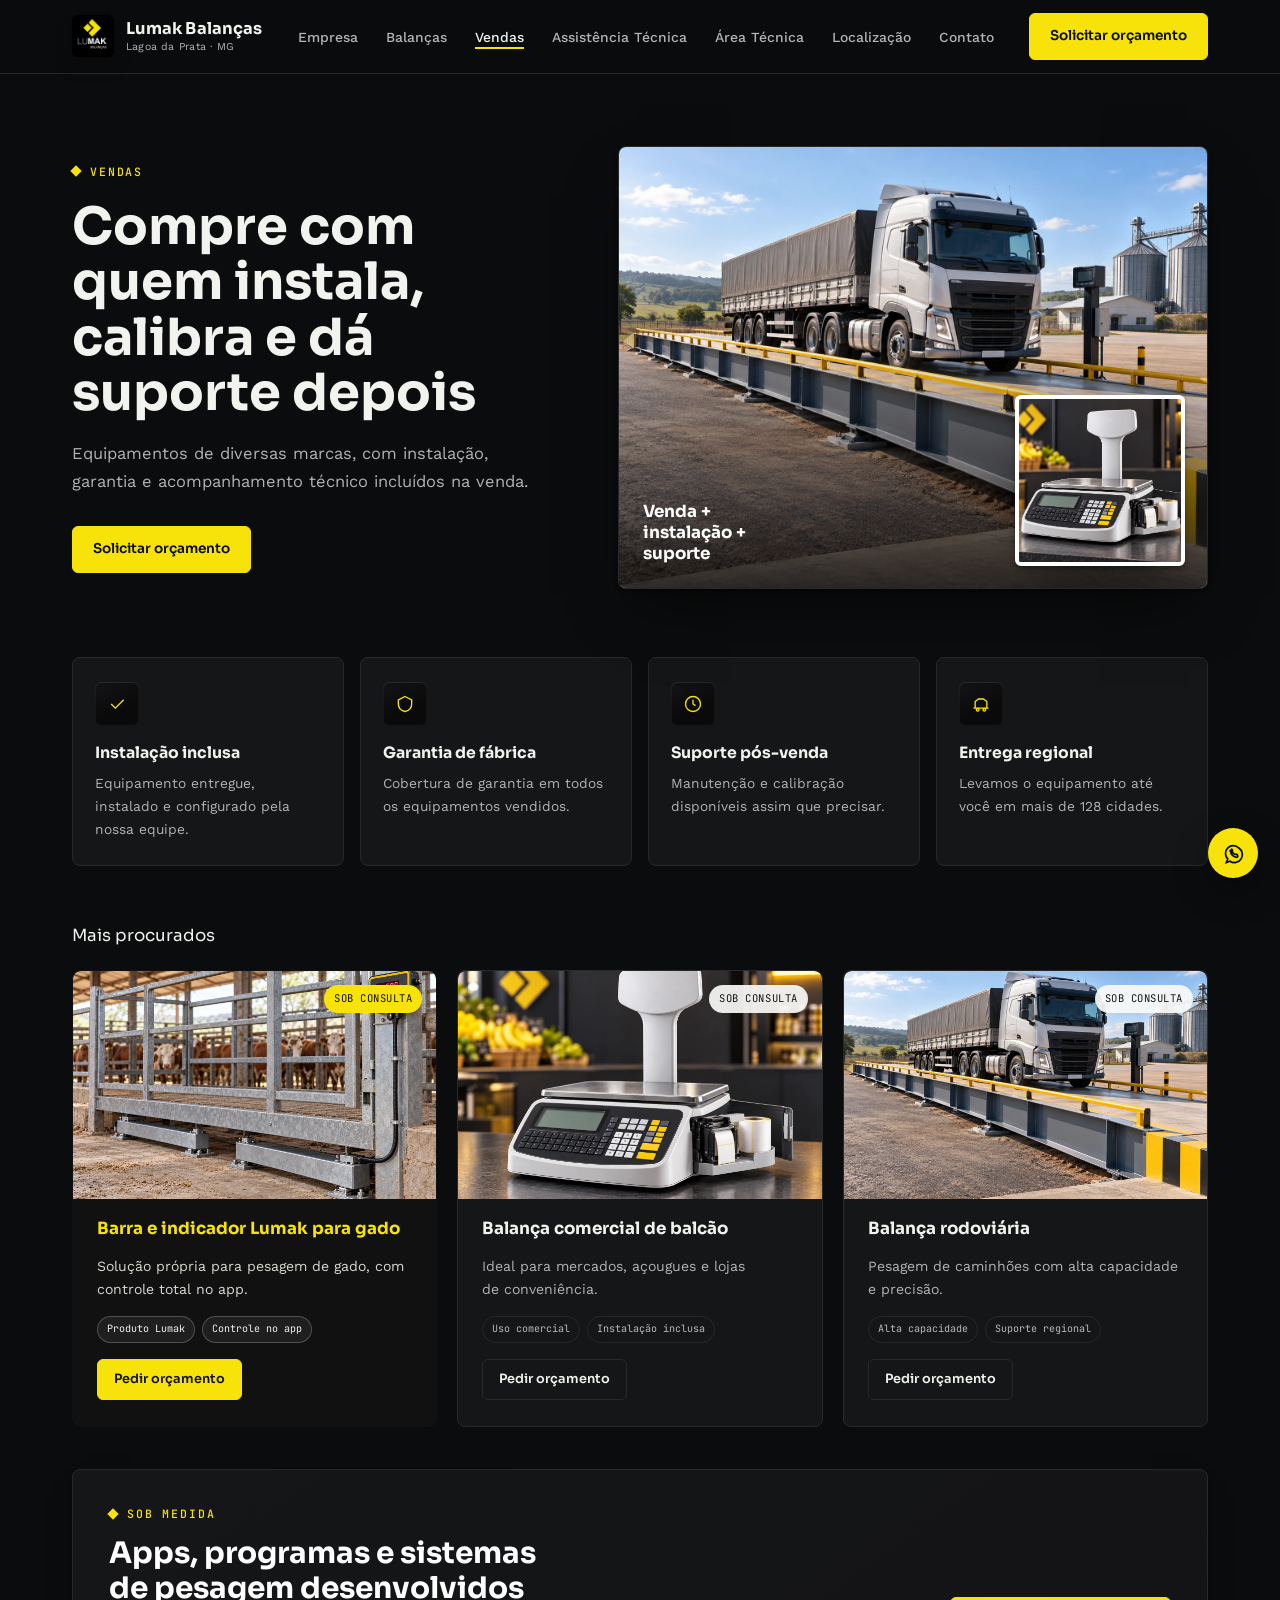
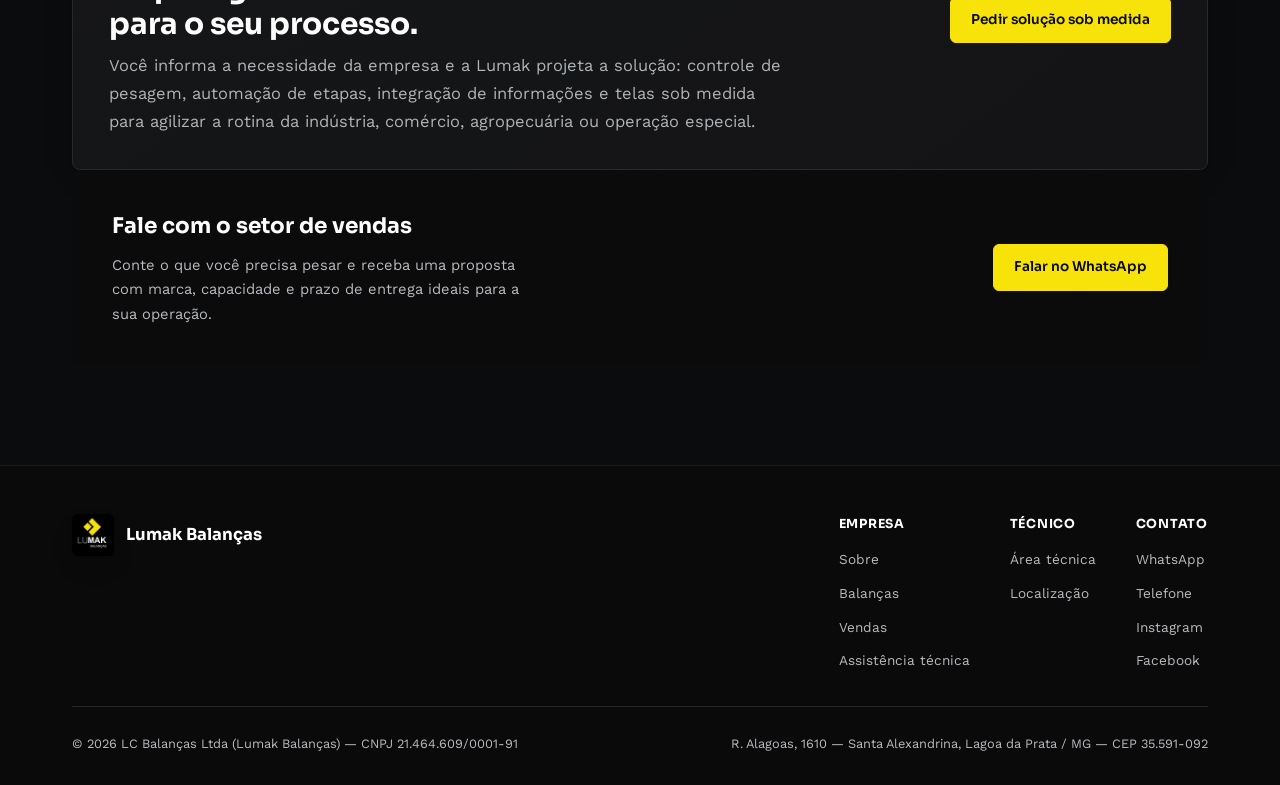
<file: vendas.html>
<!DOCTYPE html>
<html lang="pt-BR">
<head>
<meta charset="UTF-8">
<meta name="viewport" content="width=device-width, initial-scale=1">
<title>Vendas — Lumak Balanças</title>
<meta name="description" content="Compre balanças com instalação, garantia e suporte pós-venda incluídos. Fale com o setor de vendas da Lumak Balanças.">
<link rel="preconnect" href="https://fonts.googleapis.com">
<link rel="preconnect" href="https://fonts.gstatic.com" crossorigin>
<link href="https://fonts.googleapis.com/css2?family=Sora:wght@500;600;700;800&family=Work+Sans:wght@400;500;600&family=JetBrains+Mono:wght@400;500&display=swap" rel="stylesheet">
<link rel="icon" type="image/png" sizes="32x32" href="assets/img/favicon-32.png">
<link rel="apple-touch-icon" sizes="180x180" href="assets/img/favicon-180.png">
<link rel="stylesheet" href="assets/css/style.css">
</head>
<body>
<header>
  <div class="nav-row">
    <a class="brand" href="index.html">
      <span class="logo-badge"><img src="assets/img/logo.jpg" alt="Logo Lumak Balanças"></span>
      <span class="brand-text">Lumak Balanças<small>Lagoa da Prata · MG</small></span>
    </a>
    <nav><ul>
      <li><a href="empresa.html">Empresa</a></li>
      <li><a href="balancas.html">Balanças</a></li>
      <li><a href="vendas.html">Vendas</a></li>
      <li><a href="assistencia-tecnica.html">Assistência Técnica</a></li>
      <li><a href="area-tecnica.html">Área Técnica</a></li>
      <li><a href="localizacao.html">Localização</a></li>
      <li><a href="contato.html">Contato</a></li>
    </ul></nav>
    <a class="btn btn-yellow" href="https://wa.me/5537999948194?text=Ol%C3%A1%2C%20gostaria%20de%20solicitar%20um%20or%C3%A7amento%20com%20a%20Lumak%20Balan%C3%A7as." target="_blank" rel="noopener">Solicitar orçamento</a>
    <button type="button" class="navtoggle" id="navtoggle" aria-label="Abrir menu" aria-expanded="false"><span></span><span></span><span></span></button>
  </div>
  <div class="mobile-panel" id="mobilePanel">
    <ul>
      <li><a href="empresa.html">Empresa</a></li>
      <li><a href="balancas.html">Balanças</a></li>
      <li><a href="vendas.html">Vendas</a></li>
      <li><a href="assistencia-tecnica.html">Assistência Técnica</a></li>
      <li><a href="area-tecnica.html">Área Técnica</a></li>
      <li><a href="localizacao.html">Localização</a></li>
      <li><a href="contato.html">Contato</a></li>
      <li><a class="btn btn-yellow" href="https://wa.me/5537999948194?text=Ol%C3%A1%2C%20gostaria%20de%20solicitar%20um%20or%C3%A7amento%20com%20a%20Lumak%20Balan%C3%A7as." target="_blank" rel="noopener">Solicitar orçamento</a></li>
    </ul>
  </div>
</header>
<main>
<section id="vendas">
    <div class="wrap">
      <div class="sales-hero">
        <div class="sales-hero-copy reveal">
          <div class="eyebrow"><span class="chip"></span>Vendas</div>
          <h1>Compre com quem instala, calibra e dá suporte depois</h1>
          <p>Equipamentos de diversas marcas, com instalação, garantia e acompanhamento técnico incluídos na venda.</p>
          <a class="btn btn-yellow" href="https://wa.me/5537999948194?text=Ol%C3%A1%2C%20gostaria%20de%20solicitar%20um%20or%C3%A7amento%20com%20a%20Lumak%20Balan%C3%A7as." target="_blank" rel="noopener">Solicitar orçamento</a>
        </div>
        <div class="sales-hero-media reveal">
          <img class="sales-hero-main" src="assets/geradas/catalogo-rodoviaria.webp" alt="Caminhão sobre balança rodoviária">
          <img class="sales-hero-inset" src="assets/geradas/catalogo-comercial.webp" alt="Balança comercial de balcão">
          <span>Venda + instalação + suporte</span>
        </div>
      </div>

      <div class="sale-grid stagger">
        <div class="sale-card reveal" style="--i:0">
          <div class="icon-tile"><svg viewBox="0 0 24 24" fill="none" stroke="currentColor" stroke-width="1.6"><path d="M5 12l5 5L20 7"/></svg></div>
          <h3>Instalação inclusa</h3>
          <p>Equipamento entregue, instalado e configurado pela nossa equipe.</p>
        </div>
        <div class="sale-card reveal" style="--i:1">
          <div class="icon-tile"><svg viewBox="0 0 24 24" fill="none" stroke="currentColor" stroke-width="1.6"><path d="M12 3l8 4v5c0 5-3.4 8-8 9-4.6-1-8-4-8-9V7z"/></svg></div>
          <h3>Garantia de fábrica</h3>
          <p>Cobertura de garantia em todos os equipamentos vendidos.</p>
        </div>
        <div class="sale-card reveal" style="--i:2">
          <div class="icon-tile"><svg viewBox="0 0 24 24" fill="none" stroke="currentColor" stroke-width="1.6"><circle cx="12" cy="12" r="9"/><path d="M12 7v5l3 2"/></svg></div>
          <h3>Suporte pós-venda</h3>
          <p>Manutenção e calibração disponíveis assim que precisar.</p>
        </div>
        <div class="sale-card reveal" style="--i:3">
          <div class="icon-tile"><svg viewBox="0 0 24 24" fill="none" stroke="currentColor" stroke-width="1.6"><path d="M3 17h18M5 17V9l4-3h6l4 3v8"/><circle cx="8" cy="19" r="1.6"/><circle cx="16" cy="19" r="1.6"/></svg></div>
          <h3>Entrega regional</h3>
          <p>Levamos o equipamento até você em mais de 128 cidades.</p>
        </div>
      </div>

      <div class="reveal">
        <div class="featured-label">Mais procurados</div>
        <div class="featured-row stagger">
          <div class="featured-card reveal" style="--i:0">
            <div class="featured-photo"><img src="assets/geradas/catalogo-comercial.webp" alt="Balança comercial de balcão"><span class="price-tag">Sob consulta</span></div>
            <h3>Balança comercial de balcão</h3>
            <p>Ideal para mercados, açougues e lojas de conveniência.</p>
            <div class="product-specs"><span>Uso comercial</span><span>Instalação inclusa</span></div>
            <a class="btn btn-ghost" href="https://wa.me/5537999948194?text=Ol%C3%A1%2C%20gostaria%20de%20solicitar%20um%20or%C3%A7amento%20com%20a%20Lumak%20Balan%C3%A7as." target="_blank" rel="noopener">Pedir orçamento</a>
          </div>
          <div class="featured-card reveal" style="--i:1">
            <div class="featured-photo"><img src="assets/geradas/catalogo-rodoviaria.webp" alt="Balança rodoviária com caminhão"><span class="price-tag">Sob consulta</span></div>
            <h3>Balança rodoviária</h3>
            <p>Pesagem de caminhões com alta capacidade e precisão.</p>
            <div class="product-specs"><span>Alta capacidade</span><span>Suporte regional</span></div>
            <a class="btn btn-ghost" href="https://wa.me/5537999948194?text=Ol%C3%A1%2C%20gostaria%20de%20solicitar%20um%20or%C3%A7amento%20com%20a%20Lumak%20Balan%C3%A7as." target="_blank" rel="noopener">Pedir orçamento</a>
          </div>
          <div class="featured-card featured-card-highlight reveal" style="--i:2">
            <div class="featured-photo"><img src="assets/geradas/catalogo-pecuaria.webp" alt="Barras e indicador para pesagem de gado"><span class="price-tag">Sob consulta</span></div>
            <h3>Barra e indicador Lumak para gado</h3>
            <p>Solução própria para pesagem de gado, com controle total no app.</p>
            <div class="product-specs"><span>Produto Lumak</span><span>Controle no app</span></div>
            <a class="btn btn-ghost" href="https://wa.me/5537999948194?text=Ol%C3%A1%2C%20gostaria%20de%20solicitar%20um%20or%C3%A7amento%20com%20a%20Lumak%20Balan%C3%A7as." target="_blank" rel="noopener">Pedir orçamento</a>
          </div>
        </div>
      </div>

      <div class="custom-callout reveal">
        <div>
          <div class="eyebrow"><span class="chip"></span>Sob medida</div>
          <h2>Apps, programas e sistemas de pesagem desenvolvidos para o seu processo.</h2>
          <p>Você informa a necessidade da empresa e a Lumak projeta a solução: controle de pesagem, automação de etapas, integração de informações e telas sob medida para agilizar a rotina da indústria, comércio, agropecuária ou operação especial.</p>
        </div>
        <a class="btn btn-yellow" href="https://wa.me/5537999948194?text=Ol%C3%A1%2C%20preciso%20de%20um%20app%2C%20programa%20ou%20sistema%20de%20pesagem%20sob%20medida." target="_blank" rel="noopener">Pedir solução sob medida</a>
      </div>

      <div class="sale-cta reveal">
        <div>
          <h3>Fale com o setor de vendas</h3>
          <p>Conte o que você precisa pesar e receba uma proposta com marca, capacidade e prazo de entrega ideais para a sua operação.</p>
        </div>
        <a class="btn btn-yellow" href="https://wa.me/5537999948194?text=Ol%C3%A1%2C%20gostaria%20de%20solicitar%20um%20or%C3%A7amento." target="_blank" rel="noopener">Falar no WhatsApp</a>
      </div>
    </div>
  </section>
</main>
<footer>
  <div class="wrap">
    <div class="foot-top">
      <div class="foot-brand">
        <span class="logo-badge"><img src="assets/img/logo.jpg" alt="Logo Lumak Balanças"></span>
        <span>Lumak Balanças</span>
      </div>
      <div class="foot-links">
        <div><strong>Empresa</strong><a href="empresa.html">Sobre</a><a href="balancas.html">Balanças</a><a href="vendas.html">Vendas</a><a href="assistencia-tecnica.html">Assistência técnica</a></div>
        <div><strong>Técnico</strong><a href="area-tecnica.html">Área técnica</a><a href="localizacao.html">Localização</a></div>
        <div><strong>Contato</strong><a href="https://wa.me/5537999948194" target="_blank" rel="noopener">WhatsApp</a><a href="tel:+553732616321">Telefone</a><a href="https://www.instagram.com/lumakbalancas/" target="_blank" rel="noopener">Instagram</a><a href="https://www.facebook.com/lumakbalancas/" target="_blank" rel="noopener">Facebook</a></div>
      </div>
    </div>
    <div class="foot-row">
      <span>© 2026 LC Balanças Ltda (Lumak Balanças) — CNPJ 21.464.609/0001-91</span>
      <span>R. Alagoas, 1610 — Santa Alexandrina, Lagoa da Prata / MG — CEP 35.591-092</span>
    </div>
  </div>
</footer>
<script src="assets/js/main.js"></script>
</body>
</html>
</file>
<file: assets/css/style.css>
:root{
    --bg:#0B0C0D;
    --surface:#151618;
    --ink:#F2F2EF;
    --muted:#B1B4B6;
    --line:#28292B;
    --yellow-ink:#F7E30A;
    --brand-black:#0A0A0B;
    --brand-black-2:#141416;
    --brand-black-3:#1C1D20;
    --brand-yellow:#F7E30A;
    --on-black:#F2F2EF;
    --on-black-muted:#B8BABD;
    --ok:#6FC796;
    --shadow: 0 1px 2px rgba(0,0,0,0.3), 0 12px 28px -14px rgba(0,0,0,0.5);
    --shadow-lg: 0 2px 4px rgba(0,0,0,0.35), 0 28px 60px -20px rgba(0,0,0,0.6);
    color-scheme: dark;
  }
  /* Tema fixo em escuro por escolha de marca — não adapta ao modo claro do sistema. */
  *{box-sizing:border-box;}
  html{ scroll-behavior:smooth; }
  body{ margin:0; background:var(--bg); color:var(--ink); font-family:"Work Sans",Arial,sans-serif; font-size:16.5px; line-height:1.68; -webkit-font-smoothing:antialiased; text-rendering:optimizeLegibility; }
  h1,h2,h3{ font-family:"Sora",Arial,sans-serif; font-weight:700; margin:0; text-wrap:balance; letter-spacing:0; }
  p{ text-wrap:pretty; }
  a{ color:inherit; }
  img{ max-width:100%; display:block; }
  ::selection{ background:var(--brand-yellow); color:var(--brand-black); }
  :focus-visible{ outline:2px solid var(--brand-yellow); outline-offset:3px; border-radius:2px; }
  ::-webkit-scrollbar{ width:11px; height:11px; }
  ::-webkit-scrollbar-track{ background:var(--bg); }
  ::-webkit-scrollbar-thumb{ background:var(--line); border-radius:999px; border:2.5px solid var(--bg); }
  ::-webkit-scrollbar-thumb:hover{ background:var(--muted); }
  html{ scrollbar-color:var(--line) var(--bg); scrollbar-width:thin; }
  .wrap{ max-width:1200px; margin:0 auto; padding:0 32px; }
  .mono{ font-family:"JetBrains Mono",monospace; font-variant-numeric:tabular-nums; }
  .eyebrow{ font-family:"JetBrains Mono"; font-size:0.72rem; letter-spacing:0.16em; text-transform:uppercase; color:var(--yellow-ink); font-weight:500; display:flex; align-items:center; gap:10px; }
  .eyebrow.on-black{ color:var(--brand-yellow); }
  .eyebrow .chip{ width:8px; height:8px; background:currentColor; transform:rotate(45deg); display:inline-block; flex:none; }
  section[id]{ scroll-margin-top:88px; }

  /* reveal-on-scroll */
  .reveal{ opacity:0; transform:translateY(22px); transition:opacity .7s cubic-bezier(.16,.8,.24,1), transform .7s cubic-bezier(.16,.8,.24,1); }
  .reveal.in{ opacity:1; transform:none; }
  .stagger > *{ transition-delay:calc(var(--i,0) * 70ms); }
  @media (prefers-reduced-motion: reduce){
    html{ scroll-behavior:auto; }
    .reveal{ opacity:1; transform:none; transition:none; }
  }

  .icon-tile{ width:44px; height:44px; border-radius:11px; background:linear-gradient(155deg, var(--brand-black-2), var(--brand-black) 60%); box-shadow:inset 0 1px 0 rgba(255,255,255,0.06), inset 0 0 0 1px rgba(255,255,255,0.04); display:flex; align-items:center; justify-content:center; flex:none; transition:transform .25s cubic-bezier(.16,.8,.24,1), box-shadow .25s ease; }
  .icon-tile svg{ width:20px; height:20px; color:var(--brand-yellow); }
  .icon-tile.on-black{ background:rgba(247,227,10,0.13); }
  .icon-tile.on-black svg{ color:var(--brand-yellow); }

  .logo-badge{ width:42px; height:42px; border-radius:10px; background:var(--brand-black); display:flex; align-items:center; justify-content:center; flex:none; overflow:hidden; box-shadow:var(--shadow); }
  .logo-badge img{ width:100%; height:100%; object-fit:cover; }

  header{ position:sticky; top:0; z-index:50; background:color-mix(in srgb, var(--bg) 86%, transparent); backdrop-filter: blur(12px); border-bottom:1px solid var(--line); }
  .nav-row{ display:flex; align-items:center; justify-content:space-between; padding:13px 32px; max-width:1200px; margin:0 auto; gap:24px; }
  .brand{ display:flex; align-items:center; gap:12px; text-decoration:none; }
  .brand-text{ font-family:"Sora"; font-weight:700; font-size:1.02rem; letter-spacing:0.005em; color:var(--ink); line-height:1.15; }
  .brand-text small{ display:block; font-family:"Work Sans"; font-weight:400; font-size:0.66rem; color:var(--muted); letter-spacing:0.02em; margin-top:2px; }
  nav ul{ list-style:none; display:flex; gap:28px; margin:0; padding:0; }
  nav a{ text-decoration:none; font-size:0.87rem; font-weight:500; color:var(--muted); position:relative; padding:4px 0; }
  nav a::after{ content:""; position:absolute; left:0; right:100%; bottom:0; height:1.5px; background:var(--brand-yellow); transition:right .25s cubic-bezier(.16,.8,.24,1); }
  nav a:hover{ color:var(--ink); }
  nav a:hover::after{ right:0; }
  nav a[aria-current="page"]{ color:var(--ink); }
  nav a[aria-current="page"]::after{ right:0; }
  .btn{ position:relative; font-family:"Sora"; font-weight:600; font-size:0.85rem; padding:11px 20px; border-radius:8px; border:1px solid var(--brand-black); background:var(--brand-black); color:var(--brand-yellow); text-decoration:none; display:inline-flex; align-items:center; gap:8px; overflow:hidden; transition:transform .2s cubic-bezier(.16,.8,.24,1), box-shadow .2s ease, filter .2s ease; }
  .btn:hover{ filter:brightness(1.15); box-shadow:var(--shadow-lg); transform:translateY(-1px); }
  .btn:active{ transform:translateY(0) scale(0.97); }
  .btn-yellow{ background:var(--brand-yellow); border-color:var(--brand-yellow); color:var(--brand-black); }
  .btn-yellow:hover{ filter:brightness(1.04); }
  .btn-ghost{ background:transparent; color:var(--ink); border-color:var(--line); }
  .btn-ghost:hover{ border-color:var(--muted); background:transparent; box-shadow:none; transform:none; }
  .btn-ghost-invert{ background:transparent; color:var(--on-black); border-color:rgba(242,242,239,0.28); }
  .btn-ghost-invert:hover{ border-color:var(--on-black); background:rgba(242,242,239,0.06); color:var(--on-black); box-shadow:none; }
  .navtoggle{ display:none; background:none; border:1px solid var(--line); border-radius:8px; padding:9px 10px; cursor:pointer; }
  .navtoggle span{ display:block; width:18px; height:1.5px; background:var(--ink); margin:4px 0; transition:transform .25s ease, opacity .25s ease; }
  .mobile-panel{ display:none; }

  /* hero */
  .hero{ background:var(--brand-black); color:var(--on-black); padding:80px 0 0; position:relative; overflow:hidden; }
  .hero::before{
    content:""; position:absolute; inset:0; opacity:0.05; mix-blend-mode:overlay; pointer-events:none;
    background-image:url("data:image/svg+xml,%3Csvg xmlns='http://www.w3.org/2000/svg' width='140' height='140'%3E%3Cfilter id='n'%3E%3CfeTurbulence type='fractalNoise' baseFrequency='0.85' numOctaves='2' stitchTiles='stitch'/%3E%3C/filter%3E%3Crect width='100%25' height='100%25' filter='url(%23n)'/%3E%3C/svg%3E");
  }
  .hero-grid{ display:grid; grid-template-columns:1.08fr 0.92fr; gap:56px; align-items:center; position:relative; z-index:2; }
  .hero h1{ color:#fff; font-size:clamp(2.4rem,4.8vw,3.7rem); line-height:1.05; margin:22px 0 22px; max-width:15ch; }
  .hero h1 .accent{ color:var(--brand-yellow); }
  .hero p{ max-width:50ch; color:var(--on-black-muted); font-size:1.1rem; }
  .hero-actions{ display:flex; gap:14px; margin-top:34px; flex-wrap:wrap; }

  .hero-mark{ position:relative; display:flex; align-items:center; justify-content:center; min-height:340px; }
  .hero-mark::before{
    content:""; position:absolute; width:70%; aspect-ratio:1; border-radius:50%;
    background:radial-gradient(circle, color-mix(in srgb, var(--brand-yellow) 32%, transparent) 0%, transparent 68%);
    filter:blur(6px);
  }
  .hero-mark svg{ position:relative; width:100%; max-width:380px; height:auto; }
  .hero-mark .rot{ animation:spin 90s linear infinite; transform-origin:150px 150px; }
  @media (prefers-reduced-motion: reduce){ .hero-mark .rot{ animation:none; } }
  @keyframes spin{ to{ transform:rotate(360deg); } }

  .stat-strip{ position:relative; z-index:2; display:grid; grid-template-columns:repeat(4,1fr); border-top:1px solid rgba(242,242,239,0.14); margin-top:76px; }
  .stat-strip > div{ padding:28px 24px; border-left:1px solid rgba(242,242,239,0.14); }
  .stat-strip > div:first-child{ border-left:none; }
  .stat-num{ font-family:"Sora"; font-size:2rem; font-weight:800; color:var(--brand-yellow); }
  .stat-label{ font-size:0.8rem; color:var(--on-black-muted); margin-top:4px; }

  /* ticker */
  .ticker-wrap{ background:var(--brand-yellow); overflow:hidden; padding:12px 0; }
  .ticker-track{ display:flex; gap:48px; width:max-content; animation:ticker 32s linear infinite; }
  @media (prefers-reduced-motion: reduce){ .ticker-track{ animation:none; } }
  @keyframes ticker{ from{ transform:translateX(0); } to{ transform:translateX(-50%); } }
  .ticker-track span{ font-family:"Sora"; font-weight:700; font-size:0.82rem; letter-spacing:0.08em; text-transform:uppercase; color:var(--brand-black); white-space:nowrap; display:flex; align-items:center; gap:14px; }
  .ticker-track span::after{ content:"◆"; font-size:0.6rem; opacity:0.5; margin-left:14px; }

  section{ padding:100px 0; }
  .section-head{ display:flex; justify-content:space-between; align-items:flex-end; gap:24px; margin-bottom:48px; flex-wrap:wrap; }
  .section-head-flush{ margin-bottom:0; }
  .section-head h1, .section-head h2{ font-size:clamp(1.7rem,2.6vw,2.15rem); margin-top:12px; max-width:20ch; }
  .section-head p{ color:var(--muted); max-width:42ch; margin:0; }
  .page-title{ font-size:1.9rem; margin-top:14px; }
  .page-title-lg{ font-size:2rem; margin-top:14px; }
  .page-lead{ color:var(--muted); margin-top:14px; max-width:42ch; }
  .page-lead-wide{ max-width:44ch; }
  .company-lead{ color:var(--muted); font-size:1.05rem; max-width:60ch; }
  .company-lead + .company-lead{ margin-top:16px; }
  .btn-full{ width:100%; justify-content:center; }
  .contact-card .btn-full{ margin-top:20px; }
  .eyebrow.centered{ justify-content:center; }
  .tech-product{ margin-top:64px; }
  .tech-product h3{ color:#fff; font-family:"Sora"; font-size:1.4rem; margin:14px 0 12px; }
  .tech-product p{ color:var(--on-black-muted); max-width:56ch; margin-bottom:28px; }
  .form-intro h3{ font-size:1.5rem; margin-top:14px; }
  .form-intro p{ color:var(--muted); margin-top:12px; max-width:40ch; }

  .home-services{ background:var(--bg); }
  .solution-grid{ display:grid; grid-template-columns:repeat(4,1fr); gap:18px; }
  .solution-card{ background:var(--surface); border:1px solid var(--line); border-radius:16px; padding:28px 24px; min-height:252px; text-decoration:none; display:flex; flex-direction:column; gap:15px; transition:transform .3s cubic-bezier(.16,.8,.24,1), border-color .3s ease, box-shadow .3s ease, background .3s ease; }
  .solution-card:hover{ transform:translateY(-5px); border-color:rgba(247,227,10,0.42); box-shadow:var(--shadow-lg); background:color-mix(in srgb, var(--brand-yellow) 4%, var(--surface)); }
  .solution-card:hover .icon-tile{ transform:scale(1.08) rotate(-4deg); }
  .solution-card h3{ font-size:1.06rem; margin-top:2px; }
  .solution-card p{ color:var(--muted); font-size:0.9rem; line-height:1.55; margin:0; flex:1; }
  .solution-card span{ color:var(--yellow-ink); font-family:"Sora"; font-weight:600; font-size:0.82rem; }

  .featured-home{ background:var(--surface); border-top:1px solid var(--line); border-bottom:1px solid var(--line); }
  .home-product-grid{ display:grid; grid-template-columns:repeat(5,1fr); gap:16px; }
  .mini-product{ background:var(--bg); border:1px solid var(--line); border-radius:16px; overflow:hidden; text-decoration:none; display:flex; flex-direction:column; min-height:252px; transition:transform .3s cubic-bezier(.16,.8,.24,1), border-color .3s ease, box-shadow .3s ease; }
  .mini-product:hover{ transform:translateY(-5px); border-color:rgba(247,227,10,0.42); box-shadow:var(--shadow-lg); }
  .mini-product img{ aspect-ratio:4/3; width:100%; object-fit:cover; transition:transform .4s cubic-bezier(.16,.8,.24,1); }
  .mini-product:hover img{ transform:scale(1.05); }
  .mini-product strong{ font-family:"Sora"; font-size:0.98rem; padding:18px 18px 4px; }
  .mini-product span{ color:var(--muted); font-size:0.84rem; line-height:1.45; padding:0 18px 20px; }

  .custom-callout{ margin-top:42px; background:linear-gradient(145deg, var(--surface), var(--brand-black-2)); border:1px solid var(--line); border-radius:18px; padding:34px 36px; display:flex; align-items:center; justify-content:space-between; gap:32px; box-shadow:var(--shadow); }
  .custom-callout h2, .custom-callout h3{ color:#fff; font-size:clamp(1.35rem,2.4vw,1.85rem); line-height:1.2; max-width:24ch; margin:12px 0 10px; }
  .custom-callout p{ color:var(--muted); max-width:68ch; margin:0; }
  .custom-callout .btn{ flex:none; }
  .custom-callout.on-dark{ border-color:rgba(242,242,239,0.12); background:linear-gradient(145deg, var(--brand-black-2), var(--brand-black-3)); }
  .custom-callout.on-dark p{ color:var(--on-black-muted); }
  .product-callout{ margin-top:56px; }

  .reviews{ background:var(--bg); }
  .review-grid{ display:grid; grid-template-columns:1.12fr 0.94fr 0.94fr; gap:18px; align-items:stretch; }
  .review-card{ background:var(--surface); border:1px solid var(--line); border-radius:16px; padding:28px 26px; display:flex; flex-direction:column; gap:14px; min-height:248px; box-shadow:var(--shadow); }
  .review-summary{ background:linear-gradient(145deg, var(--brand-black-2), var(--surface)); }
  .stars{ color:var(--brand-yellow); font-family:"JetBrains Mono"; letter-spacing:0.1em; font-size:0.92rem; }
  .review-card h3{ font-size:1.15rem; }
  .review-card p{ color:var(--muted); font-size:0.92rem; margin:0; flex:1; }
  .review-card blockquote{ margin:0; max-width:none; font-family:"Sora"; font-size:1.05rem; line-height:1.55; font-weight:600; }
  .review-card cite{ color:var(--muted); font-style:normal; font-family:"JetBrains Mono"; font-size:0.76rem; margin-top:auto; }
  .review-card .btn{ align-self:flex-start; margin-top:4px; }

  .home-cta{ padding-top:0; }
  .cta-panel{ background:var(--brand-black); border:1px solid rgba(242,242,239,0.12); border-radius:18px; padding:42px 44px; color:var(--on-black); display:flex; align-items:center; justify-content:space-between; gap:32px; position:relative; overflow:hidden; box-shadow:var(--shadow-lg); }
  .cta-panel::before{
    content:""; position:absolute; inset:0; opacity:0.05; mix-blend-mode:overlay; pointer-events:none;
    background-image:url("data:image/svg+xml,%3Csvg xmlns='http://www.w3.org/2000/svg' width='140' height='140'%3E%3Cfilter id='n'%3E%3CfeTurbulence type='fractalNoise' baseFrequency='0.85' numOctaves='2' stitchTiles='stitch'/%3E%3C/filter%3E%3Crect width='100%25' height='100%25' filter='url(%23n)'/%3E%3C/svg%3E");
  }
  .cta-panel > *{ position:relative; z-index:2; }
  .cta-panel div{ max-width:58ch; }
  .cta-panel h2{ color:#fff; font-size:clamp(1.5rem,2.6vw,2.15rem); margin-top:12px; max-width:22ch; }
  .cta-panel p{ color:var(--on-black-muted); margin:14px 0 0; max-width:56ch; }
  .cta-panel .btn{ flex:none; }

  .empresa-grid{ display:grid; grid-template-columns:0.8fr 1.2fr; gap:56px; }
  .fact-list{ border-top:1px solid var(--line); }
  .fact-row{ display:flex; justify-content:space-between; gap:16px; padding:17px 0; border-bottom:1px solid var(--line); font-size:0.95rem; transition:padding-left .25s ease; }
  .fact-row:hover{ padding-left:6px; }
  .fact-row span:first-child{ color:var(--muted); }
  .fact-row span:last-child{ font-weight:600; text-align:right; }

  .company-hero{ background:var(--brand-black); color:var(--on-black); padding:82px 0 0; position:relative; overflow:hidden; }
  .company-hero::before{
    content:""; position:absolute; inset:0; opacity:0.045; mix-blend-mode:overlay; pointer-events:none;
    background-image:url("data:image/svg+xml,%3Csvg xmlns='http://www.w3.org/2000/svg' width='140' height='140'%3E%3Cfilter id='n'%3E%3CfeTurbulence type='fractalNoise' baseFrequency='0.85' numOctaves='2' stitchTiles='stitch'/%3E%3C/filter%3E%3Crect width='100%25' height='100%25' filter='url(%23n)'/%3E%3C/svg%3E");
  }
  .company-hero-grid{ display:grid; grid-template-columns:1fr 0.92fr; gap:64px; align-items:center; position:relative; z-index:2; }
  .company-hero-copy h1{ color:#fff; font-size:clamp(2.25rem,4.5vw,3.65rem); line-height:1.05; max-width:13ch; margin:22px 0; }
  .company-hero-copy p{ color:var(--on-black-muted); font-size:1.08rem; max-width:54ch; margin:0; }
  .company-figure{ position:relative; min-height:420px; border-radius:18px; overflow:hidden; border:1px solid rgba(242,242,239,0.12); box-shadow:var(--shadow-lg); }
  .company-figure img{ width:100%; height:100%; min-height:420px; object-fit:cover; filter:saturate(0.95) contrast(1.06); }
  .company-figure::after{ content:""; position:absolute; inset:0; background:linear-gradient(180deg, transparent 42%, rgba(10,10,11,0.78)); pointer-events:none; }
  .company-badge{ position:absolute; left:24px; right:24px; bottom:22px; z-index:2; display:flex; align-items:flex-end; justify-content:space-between; gap:18px; border-top:1px solid rgba(242,242,239,0.22); padding-top:18px; }
  .company-badge span{ color:var(--brand-yellow); font-size:0.82rem; }
  .company-badge strong{ color:#fff; font-family:"Sora"; font-size:1.05rem; text-align:right; }
  .company-metrics{ position:relative; z-index:2; display:grid; grid-template-columns:repeat(4,1fr); border-top:1px solid rgba(242,242,239,0.14); margin-top:76px; }
  .company-metrics > div{ padding:28px 24px; border-left:1px solid rgba(242,242,239,0.14); }
  .company-metrics > div:first-child{ border-left:none; }
  .company-metrics strong{ display:block; font-family:"Sora"; font-size:2rem; line-height:1; color:var(--brand-yellow); }
  .company-metrics span{ display:block; color:var(--on-black-muted); font-size:0.82rem; line-height:1.45; margin-top:9px; max-width:20ch; }

  .company-story{ background:var(--bg); }
  .company-story-grid{ display:grid; grid-template-columns:1fr 0.82fr; gap:72px; align-items:start; }
  .company-story h2, .company-difference h2{ font-size:clamp(1.75rem,3vw,2.35rem); line-height:1.18; max-width:17ch; margin:14px 0 22px; }
  .company-story p{ color:var(--muted); max-width:62ch; font-size:1.02rem; margin:0; }
  .company-story p + p{ margin-top:18px; }
  .company-readout{ background:var(--surface); border:1px solid var(--line); border-radius:16px; padding:28px 30px; box-shadow:var(--shadow); }
  .company-readout .readout-row{ border-color:var(--line); }
  .company-readout .readout-row span:first-child{ color:var(--muted); }
  .company-readout .readout-row span:last-child{ color:var(--ink); text-align:right; }

  .company-process{ background:var(--surface); border-top:1px solid var(--line); border-bottom:1px solid var(--line); }
  .process-line{ display:grid; grid-template-columns:repeat(4,1fr); gap:1px; background:var(--line); border:1px solid var(--line); border-radius:16px; overflow:hidden; }
  .process-step{ background:var(--surface); padding:30px 26px; min-height:218px; transition:background .3s ease; }
  .process-step:hover{ background:color-mix(in srgb, var(--brand-yellow) 5%, var(--surface)); }
  .process-step span{ font-family:"JetBrains Mono"; color:var(--yellow-ink); font-size:0.78rem; }
  .process-step h3{ font-size:1.04rem; margin:18px 0 8px; }
  .process-step p{ color:var(--muted); font-size:0.9rem; line-height:1.55; margin:0; }

  .company-difference{ background:var(--bg); }
  .company-difference-grid{ display:grid; grid-template-columns:0.92fr 1.08fr; gap:64px; align-items:center; }
  .company-photo{ border-radius:18px; overflow:hidden; border:1px solid var(--line); box-shadow:var(--shadow-lg); }
  .company-photo img{ width:100%; aspect-ratio:4/3; height:auto; object-fit:cover; }
  .difference-list{ border-top:1px solid var(--line); margin-top:30px; }
  .difference-list div{ display:grid; grid-template-columns:42px 0.65fr 1fr; gap:18px; align-items:start; padding:22px 0; border-bottom:1px solid var(--line); }
  .difference-list span{ font-family:"JetBrains Mono"; color:var(--yellow-ink); font-size:0.78rem; }
  .difference-list strong{ font-family:"Sora"; font-size:1rem; line-height:1.35; }
  .difference-list p{ color:var(--muted); font-size:0.9rem; line-height:1.55; margin:0; }
  .company-product{ background:var(--bg); padding-top:0; }

  .numbers-strip{ display:grid; grid-template-columns:repeat(3,1fr); gap:1px; background:var(--line); border:1px solid var(--line); border-radius:16px; overflow:hidden; margin-top:36px; }
  .numbers-strip div{ background:var(--surface); padding:32px 28px; text-align:center; }
  .numbers-strip strong{ display:block; font-family:"Sora"; font-size:2.4rem; color:var(--yellow-ink); line-height:1; }
  .numbers-strip span{ display:block; color:var(--muted); font-size:0.88rem; margin-top:10px; }

  .mv-grid{ display:grid; grid-template-columns:1fr 1fr; gap:20px; margin-top:36px; }
  .mv-card{ background:var(--surface); border:1px solid var(--line); border-radius:16px; padding:30px 28px; }
  .mv-card .eyebrow{ margin-bottom:14px; }
  .mv-card p{ color:var(--muted); font-size:0.98rem; line-height:1.65; margin:0; }

  .values-list{ border-top:1px solid var(--line); margin-top:36px; }
  .values-list > div{ display:grid; grid-template-columns:42px 1fr; gap:18px; align-items:start; padding:20px 0; border-bottom:1px solid var(--line); }
  .values-list span{ font-family:"JetBrains Mono"; color:var(--yellow-ink); font-size:0.78rem; }
  .values-list strong{ font-family:"Sora"; font-size:1rem; display:block; margin-bottom:4px; }
  .values-list p{ color:var(--muted); font-size:0.9rem; line-height:1.55; margin:0; }

  .product-grid{ display:grid; grid-template-columns:repeat(5,1fr); gap:16px; }
  .product-card{ background:var(--surface); border:1px solid var(--line); border-radius:16px; padding:26px 22px 24px; display:flex; flex-direction:column; gap:14px; min-height:216px; transition:transform .3s cubic-bezier(.16,.8,.24,1), box-shadow .3s ease, border-color .3s ease; }
  .product-card:hover{ transform:translateY(-5px); box-shadow:var(--shadow-lg); border-color:transparent; }
  .product-card h3{ font-size:1.02rem; font-family:"Sora"; }
  .product-card p{ color:var(--muted); font-size:0.86rem; margin:0; flex:1; }
  .product-card .go{ font-size:0.8rem; font-weight:600; display:inline-flex; align-items:center; gap:6px; color:var(--ink); background:none; border:none; padding:0; font-family:inherit; cursor:pointer; }
  .product-card .go svg{ width:14px; height:14px; transition:transform .25s ease; }

  .modal-overlay{ position:fixed; inset:0; z-index:200; background:rgba(0,0,0,0.6); display:flex; align-items:center; justify-content:center; padding:24px; }
  .modal-overlay[hidden]{ display:none; }
  .modal-card{ position:relative; background:var(--surface); border:1px solid var(--line); border-radius:20px; padding:40px; max-width:460px; width:100%; box-shadow:var(--shadow-lg); animation:modalIn .25s cubic-bezier(.16,.8,.24,1); }
  @keyframes modalIn{ from{ opacity:0; transform:translateY(14px) scale(0.98); } to{ opacity:1; transform:none; } }
  @media (prefers-reduced-motion: reduce){ .modal-card{ animation:none; } }
  .modal-close{ position:absolute; top:16px; right:16px; width:32px; height:32px; border-radius:8px; border:1px solid var(--line); background:transparent; color:var(--muted); font-size:1.3rem; line-height:1; cursor:pointer; display:flex; align-items:center; justify-content:center; transition:border-color .2s ease, color .2s ease; }
  .modal-close:hover{ border-color:var(--brand-yellow); color:var(--ink); }
  .modal-card h3{ font-family:"Sora"; font-size:1.35rem; margin:16px 0 12px; padding-right:16px; }
  .modal-card p{ color:var(--muted); font-size:0.98rem; line-height:1.6; margin:0 0 24px; }
  .product-card:hover .go svg{ transform:translateX(4px); }
  .product-card.has-thumb{ padding:0 0 24px; }
  .product-thumb{ aspect-ratio:4/3; overflow:hidden; border-radius:16px 16px 0 0; margin-bottom:2px; }
  .product-thumb img{ width:100%; height:100%; object-fit:cover; display:block; transition:transform .4s cubic-bezier(.16,.8,.24,1); }
  .product-card.has-thumb:hover .product-thumb img{ transform:scale(1.05); }
  .product-card.has-thumb h3, .product-card.has-thumb p, .product-card.has-thumb .go{ margin-left:22px; margin-right:22px; }
  .product-card.has-thumb .go{ margin-bottom:2px; }

  .segments{ background:var(--surface); border-top:1px solid var(--line); border-bottom:1px solid var(--line); }
  .segment-grid{ display:grid; grid-template-columns:repeat(4,1fr); gap:1px; background:var(--line); }
  .segment-item{ background:var(--surface); padding:38px 26px; text-align:left; transition:background .3s ease; }
  .segment-item:hover{ background:color-mix(in srgb, var(--brand-yellow) 6%, var(--surface)); }
  .segment-item:hover .icon-tile, .assist-card:hover .icon-tile, .sale-card:hover .icon-tile{ transform:scale(1.08) rotate(-4deg); }
  .segment-item h3{ font-size:1.05rem; margin:16px 0 8px; }
  .segment-item p{ color:var(--muted); font-size:0.9rem; margin:0; }

  .assist-grid{ display:grid; grid-template-columns:repeat(3,1fr); gap:22px; }
  .assist-card{ border:1px solid var(--line); border-radius:16px; padding:30px 26px; background:var(--surface); transition:transform .3s cubic-bezier(.16,.8,.24,1), box-shadow .3s ease; }
  .assist-card:hover{ transform:translateY(-5px); box-shadow:var(--shadow-lg); }
  .assist-card h3{ font-size:1.08rem; margin:16px 0 8px; }
  .assist-card p{ color:var(--muted); font-size:0.92rem; margin:0; }

  .support-hero{ background:var(--brand-black); color:var(--on-black); padding:82px 0 0; position:relative; overflow:hidden; }
  .support-hero::before{
    content:""; position:absolute; inset:0; opacity:0.045; mix-blend-mode:overlay; pointer-events:none;
    background-image:url("data:image/svg+xml,%3Csvg xmlns='http://www.w3.org/2000/svg' width='140' height='140'%3E%3Cfilter id='n'%3E%3CfeTurbulence type='fractalNoise' baseFrequency='0.85' numOctaves='2' stitchTiles='stitch'/%3E%3C/filter%3E%3Crect width='100%25' height='100%25' filter='url(%23n)'/%3E%3C/svg%3E");
  }
  .support-hero-grid{ display:grid; grid-template-columns:1.02fr 0.98fr; gap:64px; align-items:center; position:relative; z-index:2; }
  .support-copy h1{ color:#fff; font-size:clamp(2.2rem,4.4vw,3.55rem); line-height:1.05; max-width:14ch; margin:22px 0; }
  .support-copy p{ color:var(--on-black-muted); font-size:1.08rem; max-width:55ch; margin:0; }
  .support-panel{ position:relative; min-height:420px; border-radius:18px; overflow:hidden; border:1px solid rgba(242,242,239,0.12); box-shadow:var(--shadow-lg); background:var(--brand-black-2); }
  .support-panel img{ width:100%; height:100%; min-height:420px; object-fit:cover; filter:saturate(0.96) contrast(1.06); }
  .support-panel::after{ content:""; position:absolute; inset:0; background:linear-gradient(180deg, transparent 38%, rgba(10,10,11,0.82)); pointer-events:none; }
  .support-status{ position:absolute; left:24px; right:24px; bottom:22px; z-index:2; display:flex; align-items:flex-end; justify-content:space-between; gap:18px; border-top:1px solid rgba(242,242,239,0.22); padding-top:18px; }
  .support-status span{ color:var(--brand-yellow); font-size:0.78rem; }
  .support-status strong{ color:#fff; font-family:"Sora"; font-size:1.08rem; text-align:right; }
  .support-metrics{ position:relative; z-index:2; display:grid; grid-template-columns:repeat(4,1fr); border-top:1px solid rgba(242,242,239,0.14); margin-top:76px; }
  .support-metrics > div{ padding:28px 24px; border-left:1px solid rgba(242,242,239,0.14); }
  .support-metrics > div:first-child{ border-left:none; }
  .support-metrics strong{ display:block; font-family:"Sora"; font-size:1.5rem; line-height:1.15; color:var(--brand-yellow); }
  .support-metrics span{ display:block; color:var(--on-black-muted); font-size:0.82rem; line-height:1.45; margin-top:9px; max-width:22ch; }

  .support-services{ background:var(--bg); }
  .service-matrix{ display:grid; grid-template-columns:repeat(4,1fr); gap:18px; }
  .service-feature{ background:var(--surface); border:1px solid var(--line); border-radius:16px; padding:30px 26px; min-height:252px; transition:transform .3s cubic-bezier(.16,.8,.24,1), border-color .3s ease, box-shadow .3s ease, background .3s ease; }
  .service-feature:hover{ transform:translateY(-5px); border-color:rgba(247,227,10,0.42); box-shadow:var(--shadow-lg); background:color-mix(in srgb, var(--brand-yellow) 4%, var(--surface)); }
  .service-feature > span{ color:var(--yellow-ink); font-size:0.78rem; }
  .service-feature h3{ font-size:1.06rem; margin:18px 0 10px; }
  .service-feature p{ color:var(--muted); font-size:0.9rem; line-height:1.55; margin:0; }

  .support-equipment{ background:var(--surface); border-top:1px solid var(--line); border-bottom:1px solid var(--line); }
  .support-equipment-grid{ display:grid; grid-template-columns:0.92fr 1.08fr; gap:64px; align-items:center; }
  .equipment-photo{ border-radius:18px; overflow:hidden; border:1px solid var(--line); box-shadow:var(--shadow-lg); }
  .equipment-photo img{ width:100%; aspect-ratio:4/3; height:auto; object-fit:cover; }
  .support-equipment h2{ font-size:clamp(1.75rem,3vw,2.35rem); line-height:1.18; max-width:18ch; margin:14px 0 28px; }
  .equipment-list{ display:grid; grid-template-columns:1fr 1fr; gap:16px; }
  .equipment-list div{ background:var(--bg); border:1px solid var(--line); border-radius:14px; padding:22px 20px; }
  .equipment-list strong{ display:block; font-family:"Sora"; font-size:0.98rem; margin-bottom:7px; }
  .equipment-list p{ color:var(--muted); font-size:0.86rem; line-height:1.5; margin:0; }

  .support-process{ background:var(--bg); }
  .support-form-section{ background:var(--bg); padding-top:0; }

  .tech-row{ display:grid; grid-template-columns:1fr 1fr; gap:64px; align-items:center; padding:56px 0; border-top:1px solid var(--line); }
  .tech-row:first-of-type{ border-top:none; padding-top:8px; }
  .tech-row.reverse .tech-figure{ order:-1; }
  .tech-copy .num{ font-size:0.85rem; color:var(--yellow-ink); }
  .tech-copy h3{ font-size:clamp(1.3rem,2vw,1.6rem); margin:14px 0 14px; }
  .tech-copy p{ color:var(--muted); font-size:1rem; max-width:46ch; }
  .tech-list{ list-style:none; margin:22px 0 0; padding:0; display:flex; flex-direction:column; gap:11px; }
  .tech-list li{ display:flex; gap:10px; font-size:0.92rem; color:var(--ink); align-items:flex-start; }
  .tech-list svg{ width:16px; height:16px; color:var(--ok); flex:none; margin-top:3px; }
  .tech-figure{ background:var(--surface); border:1px solid var(--line); border-radius:22px; padding:40px; display:flex; align-items:center; justify-content:center; min-height:260px; position:relative; overflow:hidden; box-shadow:var(--shadow); }
  .tech-figure::before{ content:""; position:absolute; inset:0; background-image:radial-gradient(var(--line) 1px, transparent 1px); background-size:24px 24px; mask-image:radial-gradient(circle, #000 55%, transparent 85%); }
  .tech-figure .icon-wrap{ position:relative; z-index:2; width:112px; height:112px; border-radius:26px; background:var(--brand-black); display:flex; align-items:center; justify-content:center; box-shadow:var(--shadow-lg); }
  .tech-figure .icon-wrap svg{ width:46px; height:46px; color:var(--brand-yellow); }
  .tech-figure.has-photo{ padding:0; min-height:0; aspect-ratio:4/3; display:block; }
  .tech-figure.has-photo::before{ display:none; }
  .tech-figure img{ position:relative; z-index:2; width:100%; height:100%; object-fit:cover; border-radius:22px; display:block; }
  .photo-credit{ position:absolute; z-index:3; right:14px; bottom:12px; font-family:"JetBrains Mono"; font-size:0.62rem; letter-spacing:0.03em; color:#fff; background:rgba(10,10,11,0.45); padding:3px 8px; border-radius:999px; }

  .tech-form-wrap{ background:var(--surface); border:1px solid var(--line); border-radius:22px; padding:48px; margin-top:16px; box-shadow:var(--shadow-lg); }
  .tech-form-grid{ display:grid; grid-template-columns:0.85fr 1.15fr; gap:56px; align-items:start; }
  .tech-form-grid .fact-list{ margin-top:28px; }
  .field{ display:flex; flex-direction:column; gap:7px; margin-bottom:18px; }
  .field label{ font-family:"JetBrains Mono"; font-size:0.68rem; text-transform:uppercase; letter-spacing:0.06em; color:var(--muted); }
  .field input, .field textarea{ border:1px solid var(--line); border-radius:10px; padding:12px 14px; font-family:"Work Sans"; font-size:0.95rem; background:var(--bg); color:var(--ink); transition:border-color .2s ease, box-shadow .2s ease; }
  .field input:focus, .field textarea:focus{ outline:none; border-color:var(--brand-yellow); box-shadow:0 0 0 3px color-mix(in srgb, var(--brand-yellow) 25%, transparent); }
  .field textarea{ resize:vertical; min-height:112px; font-family:"Work Sans"; }
  .field-row-2{ display:grid; grid-template-columns:1fr 1fr; gap:16px; }
  .tech-success{ grid-column:1 / -1; text-align:center; padding:20px 0 8px; }
  .tech-success .icon-tile{ margin:0 auto 18px; width:52px; height:52px; border-radius:14px; }
  .tech-success .icon-tile svg{ width:24px; height:24px; }
  .tech-success h3{ font-size:1.2rem; margin-bottom:8px; }
  .tech-success p{ color:var(--muted); font-size:0.92rem; margin:0; }

  .tecnica{ background:var(--brand-black); color:var(--on-black); position:relative; }
  .tecnica::before{
    content:""; position:absolute; inset:0; opacity:0.045; mix-blend-mode:overlay; pointer-events:none;
    background-image:url("data:image/svg+xml,%3Csvg xmlns='http://www.w3.org/2000/svg' width='140' height='140'%3E%3Cfilter id='n'%3E%3CfeTurbulence type='fractalNoise' baseFrequency='0.85' numOctaves='2' stitchTiles='stitch'/%3E%3C/filter%3E%3Crect width='100%25' height='100%25' filter='url(%23n)'/%3E%3C/svg%3E");
  }
  .tecnica .wrap{ position:relative; z-index:2; }
  .tecnica .section-head p{ color:var(--on-black-muted); }
  .tecnica .section-head h2{ color:#fff; }
  .steps{ display:grid; grid-template-columns:repeat(4,1fr); gap:1px; background:rgba(242,242,239,0.1); border:1px solid rgba(242,242,239,0.1); border-radius:16px; overflow:hidden; margin-bottom:24px; }
  .step{ background:var(--brand-black-2); padding:28px 24px; transition:background .3s ease; }
  .step:hover{ background:var(--brand-black-3); }
  .step .step-num{ font-family:"JetBrains Mono"; color:var(--brand-yellow); font-size:0.85rem; }
  .step h3{ color:#fff; font-size:1rem; margin:14px 0 8px; font-family:"Sora"; }
  .step p{ color:var(--on-black-muted); font-size:0.85rem; margin:0; }
  .panel-grid{ display:grid; grid-template-columns:1.1fr 0.9fr; gap:24px; margin-top:24px; }
  .info-cards{ display:grid; grid-template-columns:1fr 1fr; gap:16px; }
  .info-cards-3{ display:grid; grid-template-columns:repeat(3,1fr); gap:16px; }

  .download-list{ display:grid; grid-template-columns:1fr 1fr; gap:12px; margin-top:26px; }
  .download-item{ display:flex; align-items:center; gap:14px; background:var(--brand-black-2); border:1px solid rgba(242,242,239,0.1); border-radius:12px; padding:16px 18px; text-decoration:none; color:#fff; transition:border-color .2s ease, transform .2s ease; }
  .download-item:hover{ border-color:rgba(247,227,10,0.45); transform:translateY(-2px); }
  .download-item svg{ width:20px; height:20px; color:var(--brand-yellow); flex:none; }
  .download-item span{ font-size:0.9rem; font-weight:500; line-height:1.35; }
  .info-card{ background:var(--brand-black-2); border:1px solid rgba(242,242,239,0.1); border-radius:14px; padding:24px 22px; transition:border-color .3s ease, background .3s ease; }
  .info-card:hover{ border-color:rgba(247,227,10,0.4); background:var(--brand-black-3); }
  .info-card h3{ color:#fff; font-size:0.98rem; margin-bottom:6px; font-family:"Sora"; }
  .info-card p{ color:var(--on-black-muted); font-size:0.85rem; margin:0; }
  .readout-panel{ background:var(--brand-black-2); border:1px solid rgba(242,242,239,0.1); border-radius:14px; padding:28px; }
  .readout-panel .eyebrow{ margin-bottom:20px; }
  .readout-row{ display:flex; justify-content:space-between; padding:14px 0; border-bottom:1px solid rgba(242,242,239,0.1); font-size:0.9rem; }
  .readout-row:last-child{ border-bottom:none; }
  .readout-row span:first-child{ color:var(--on-black-muted); }
  .readout-row span:last-child{ font-family:"JetBrains Mono"; color:#fff; }

  .sale-grid{ display:grid; grid-template-columns:repeat(4,1fr); gap:16px; margin-bottom:56px; }
  .sale-card{ border:1px solid var(--line); border-radius:14px; padding:24px 22px; background:var(--surface); transition:transform .3s cubic-bezier(.16,.8,.24,1), box-shadow .3s ease; }
  .sale-card:hover{ transform:translateY(-4px); box-shadow:var(--shadow); }
  .sale-card h3{ font-size:0.98rem; margin:14px 0 6px; }
  .sale-card p{ color:var(--muted); font-size:0.86rem; margin:0; }

  .featured-label{ font-family:"Sora"; font-size:1.05rem; margin-bottom:20px; }
  .featured-row{ display:grid; grid-template-columns:repeat(3,1fr); gap:20px; margin-bottom:40px; }
  .featured-card{ border:1px solid var(--line); border-radius:16px; padding:26px 24px; background:var(--surface); display:flex; flex-direction:column; gap:12px; transition:transform .3s cubic-bezier(.16,.8,.24,1), box-shadow .3s ease, border-color .3s ease; }
  .featured-card:hover{ transform:translateY(-5px); box-shadow:var(--shadow-lg); border-color:transparent; }
  .featured-card .top-row{ display:flex; justify-content:space-between; align-items:flex-start; gap:12px; }
  .featured-photo{ position:relative; margin:-26px -24px 4px; border-radius:16px 16px 0 0; overflow:hidden; aspect-ratio:4/3; }
  .featured-photo img{ width:100%; height:100%; object-fit:cover; display:block; }
  .featured-photo .price-tag{ position:absolute; top:14px; right:14px; background:rgba(250,250,248,0.92); color:#151618; }
  .price-tag{ font-family:"JetBrains Mono"; font-size:0.66rem; letter-spacing:0.05em; text-transform:uppercase; color:var(--yellow-ink); background:color-mix(in srgb, var(--brand-yellow) 18%, transparent); padding:5px 10px; border-radius:999px; white-space:nowrap; flex:none; }
  .featured-card h3{ font-size:1.05rem; }
  .featured-card p{ color:var(--muted); font-size:0.88rem; margin:0; flex:1; }
  .featured-card .btn{ align-self:flex-start; padding:9px 16px; font-size:0.8rem; margin-top:4px; }

  .sale-cta{ background:var(--brand-black); border-radius:18px; padding:38px 40px; display:flex; justify-content:space-between; align-items:center; gap:24px; flex-wrap:wrap; position:relative; overflow:hidden; }
  .sale-cta::before{
    content:""; position:absolute; inset:0; opacity:0.05; mix-blend-mode:overlay; pointer-events:none;
    background-image:url("data:image/svg+xml,%3Csvg xmlns='http://www.w3.org/2000/svg' width='140' height='140'%3E%3Cfilter id='n'%3E%3CfeTurbulence type='fractalNoise' baseFrequency='0.85' numOctaves='2' stitchTiles='stitch'/%3E%3C/filter%3E%3Crect width='100%25' height='100%25' filter='url(%23n)'/%3E%3C/svg%3E");
  }
  .sale-cta > div{ position:relative; z-index:2; max-width:44ch; }
  .sale-cta h3{ color:#fff; font-size:1.35rem; margin-bottom:8px; }
  .sale-cta p{ color:var(--on-black-muted); font-size:0.92rem; margin:0; }
  .sale-cta .btn{ position:relative; z-index:2; flex:none; }

  .proof{ text-align:center; position:relative; }
  .proof .quote-mark{ font-family:"Sora"; font-size:5rem; font-weight:800; color:color-mix(in srgb, var(--brand-yellow) 55%, transparent); line-height:1; display:block; margin-bottom:-18px; }
  blockquote{ margin:0 auto; max-width:34ch; font-family:"Sora"; font-weight:700; font-size:clamp(1.5rem,3vw,2rem); line-height:1.32; }
  blockquote cite{ display:block; margin-top:20px; font-style:normal; font-family:"JetBrains Mono"; font-size:0.78rem; color:var(--muted); }
  .proof-facts{ display:flex; justify-content:center; gap:44px; margin-top:52px; flex-wrap:wrap; }
  .proof-facts div{ text-align:left; max-width:22ch; font-size:0.9rem; color:var(--muted); padding-left:16px; border-left:2px solid var(--brand-yellow); }

  .local-grid{ display:grid; grid-template-columns:0.9fr 1.1fr; gap:48px; align-items:center; }
  .city-tags{ display:flex; flex-wrap:wrap; gap:8px; margin-top:22px; }
  .city-tags span{ font-size:0.82rem; border:1px solid var(--line); border-radius:999px; padding:6px 13px; color:var(--muted); transition:border-color .2s ease, color .2s ease; }
  .city-tags span:hover{ border-color:var(--brand-yellow); color:var(--ink); }

  .contact{ background:var(--surface); border-top:1px solid var(--line); }
  .contact-grid{ display:grid; grid-template-columns:1fr 1fr; gap:48px; }
  .contact-card{ border:1px solid var(--line); border-radius:16px; padding:32px; background:var(--bg); box-shadow:var(--shadow); }
  .field-row{ display:flex; gap:14px; padding:17px 0; border-bottom:1px solid var(--line); align-items:flex-start; }
  .field-row:last-of-type{ border-bottom:none; }
  .field-row .icon-tile{ width:36px; height:36px; border-radius:9px; }
  .field-row .icon-tile svg{ width:16px; height:16px; }
  .field-row .label{ font-family:"JetBrains Mono"; font-size:0.68rem; text-transform:uppercase; letter-spacing:0.06em; color:var(--muted); }
  .field-row a{ text-decoration:none; }
  .field-row a:hover{ color:var(--yellow-ink); }

  footer{ background:var(--brand-black); color:var(--on-black-muted); padding:48px 0 30px; }
  .foot-top{ display:flex; justify-content:space-between; align-items:flex-start; gap:24px; flex-wrap:wrap; padding-bottom:34px; border-bottom:1px solid rgba(242,242,239,0.12); }
  .foot-brand{ display:flex; align-items:center; gap:12px; }
  .foot-brand span{ font-family:"Sora"; font-weight:700; color:#fff; }
  .foot-links{ display:flex; gap:40px; flex-wrap:wrap; }
  .foot-links div{ display:flex; flex-direction:column; gap:11px; font-size:0.85rem; }
  .foot-links a{ text-decoration:none; color:var(--on-black-muted); transition:color .2s ease; }
  .foot-links a:hover{ color:#fff; }
  .foot-links strong{ color:#fff; font-family:"Sora"; font-size:0.78rem; letter-spacing:0.06em; text-transform:uppercase; margin-bottom:2px; }
  .foot-row{ display:flex; justify-content:space-between; flex-wrap:wrap; gap:12px; font-size:0.8rem; margin-top:26px; }

  @media (max-width: 900px){
    .nav-row nav, .nav-row .btn{ display:none; }
    .navtoggle{ display:block; }
    .navtoggle.open span:nth-child(1){ transform:translateY(5.5px) rotate(45deg); }
    .navtoggle.open span:nth-child(2){ opacity:0; }
    .navtoggle.open span:nth-child(3){ transform:translateY(-5.5px) rotate(-45deg); }
    .mobile-panel{ display:block; max-height:0; overflow:hidden; transition:max-height .35s cubic-bezier(.16,.8,.24,1); border-bottom:1px solid var(--line); }
    .mobile-panel.open{ max-height:400px; }
    .mobile-panel ul{ list-style:none; margin:0; padding:14px 32px 20px; display:flex; flex-direction:column; gap:4px; }
    .mobile-panel a{ text-decoration:none; color:var(--ink); font-size:0.98rem; font-weight:500; padding:10px 0; display:block; }
    .mobile-panel .btn{ margin-top:8px; width:max-content; }
    .mobile-panel a[aria-current="page"]{ color:var(--brand-yellow); }
    .hero-grid, .empresa-grid, .company-hero-grid, .company-story-grid, .company-difference-grid, .support-hero-grid, .support-equipment-grid, .local-grid, .contact-grid, .panel-grid{ grid-template-columns:1fr; }
    .hero{ padding-top:64px; }
    .hero-mark{ min-height:220px; }
    .stat-strip{ grid-template-columns:repeat(2,1fr); }
    .stat-strip > div:nth-child(3){ border-left:none; }
    .solution-grid{ grid-template-columns:1fr 1fr; }
    .home-product-grid{ grid-template-columns:1fr 1fr; }
    .review-grid{ grid-template-columns:1fr; }
    .custom-callout{ flex-direction:column; align-items:flex-start; padding:30px 28px; }
    .company-hero{ padding-top:64px; }
    .company-figure, .company-figure img{ min-height:320px; }
    .company-metrics{ grid-template-columns:repeat(2,1fr); }
    .numbers-strip{ grid-template-columns:1fr; }
    .mv-grid{ grid-template-columns:1fr; }
    .values-list > div{ grid-template-columns:32px 1fr; }
    .company-metrics > div:nth-child(3){ border-left:none; }
    .support-hero{ padding-top:64px; }
    .support-panel, .support-panel img{ min-height:320px; }
    .support-metrics{ grid-template-columns:repeat(2,1fr); }
    .support-metrics > div:nth-child(3){ border-left:none; }
    .service-matrix{ grid-template-columns:1fr 1fr; }
    .equipment-list{ grid-template-columns:1fr 1fr; }
    .process-line{ grid-template-columns:1fr 1fr; }
    .difference-list div{ grid-template-columns:38px 1fr; }
    .difference-list p{ grid-column:2; }
    .cta-panel{ flex-direction:column; align-items:flex-start; padding:34px 30px; }
    .product-grid{ grid-template-columns:1fr 1fr; }
    .sale-grid{ grid-template-columns:1fr 1fr; }
    .featured-row{ grid-template-columns:1fr; }
    .sale-cta{ flex-direction:column; align-items:flex-start; text-align:left; }
    .segment-grid{ grid-template-columns:1fr 1fr; }
    .assist-grid{ grid-template-columns:1fr; }
    .tech-row{ grid-template-columns:1fr; gap:28px; padding:40px 0; }
    .tech-row.reverse .tech-figure{ order:0; }
    .tech-figure{ min-height:180px; padding:28px; }
    .tech-form-grid{ grid-template-columns:1fr; }
    .field-row-2{ grid-template-columns:1fr; }
    .steps{ grid-template-columns:1fr 1fr; }
    .info-cards{ grid-template-columns:1fr; }
    .info-cards-3{ grid-template-columns:1fr; }
    .download-list{ grid-template-columns:1fr; }
  }

  @media (max-width: 560px){
    .wrap{ padding:0 24px; }
    .nav-row{ padding:13px 24px; gap:14px; }
    .brand-text{ font-size:0.98rem; }
    .hero h1{ font-size:clamp(2.1rem,11vw,2.65rem); max-width:11ch; }
    .company-hero-copy h1{ font-size:clamp(2.1rem,11vw,2.75rem); max-width:12ch; }
    .company-hero-copy p{ font-size:1rem; }
    .support-copy h1{ font-size:clamp(2.05rem,10.5vw,2.7rem); max-width:12ch; }
    .support-copy p{ font-size:1rem; }
    .hero p{ font-size:1rem; }
    .hero-actions{ flex-direction:column; align-items:flex-start; }
    .hero-actions .btn{ width:100%; justify-content:center; }
    .company-figure, .company-figure img{ min-height:260px; }
    .support-panel, .support-panel img{ min-height:260px; }
    .company-badge{ left:18px; right:18px; bottom:18px; flex-direction:column; align-items:flex-start; }
    .company-badge strong{ text-align:left; }
    .support-status{ left:18px; right:18px; bottom:18px; flex-direction:column; align-items:flex-start; }
    .support-status strong{ text-align:left; }
    .company-metrics{ margin-top:48px; }
    .support-metrics{ margin-top:48px; }
    .company-metrics > div{ padding:22px 18px; }
    .support-metrics > div{ padding:22px 18px; }
    .company-metrics strong{ font-size:1.65rem; }
    .support-metrics strong{ font-size:1.35rem; }
    .company-story h2, .company-difference h2{ font-size:1.72rem; max-width:14ch; }
    .company-readout{ padding:24px 22px; }
    .company-readout .readout-row{ flex-direction:column; gap:4px; }
    .company-readout .readout-row span:last-child{ text-align:left; }
    .process-line{ grid-template-columns:1fr; }
    .service-matrix, .equipment-list{ grid-template-columns:1fr; }
    .service-feature{ min-height:auto; }
    .process-step{ min-height:auto; }
    .difference-list div{ grid-template-columns:1fr; gap:8px; }
    .difference-list p{ grid-column:auto; }
    .hero-mark{ min-height:185px; }
    .hero-mark svg{ max-width:290px; }
    .stat-strip{ margin-top:48px; }
    .stat-strip > div{ padding:22px 18px; }
    .stat-num{ font-size:1.65rem; }
    .stat-label{ font-size:0.76rem; }
    section{ padding:76px 0; }
    .solution-grid, .home-product-grid, .product-grid, .sale-grid, .segment-grid, .steps{ grid-template-columns:1fr; }
    .solution-card, .mini-product, .review-card{ min-height:auto; }
    .custom-callout .btn{ width:100%; justify-content:center; }
    .cta-panel .btn{ width:100%; justify-content:center; }
  }

  /* Home regional - conceito lumak-home-empresa-regiao */
  .home-region .region-site-header{
    position:absolute;
    inset:0 0 auto;
    z-index:60;
    background:rgba(8,9,10,0.34);
    border-bottom:1px solid rgba(255,255,255,0.08);
    backdrop-filter:none;
  }
  .home-region{ overflow-x:hidden; }
  .home-region .region-site-header .nav-row{ max-width:1400px; min-height:92px; padding:16px 42px; }
  .home-region .region-site-header .brand{ gap:14px; }
  .home-region .region-site-header .logo-badge{ width:56px; height:56px; border-radius:0; box-shadow:none; }
  .home-region .region-site-header .brand-text{ color:#fff; font-size:1.2rem; text-transform:uppercase; letter-spacing:0; }
  .home-region .region-site-header .brand-text small{ display:none; }
  .home-region .region-site-header nav ul{ gap:24px; }
  .home-region .region-site-header nav a{ color:#fff; font-size:0.82rem; text-shadow:0 1px 12px rgba(0,0,0,0.45); }
  .home-region .region-site-header nav a:hover{ color:var(--brand-yellow); }
  .region-search{
    width:42px;
    height:42px;
    flex:none;
    display:grid;
    place-items:center;
    color:var(--brand-black);
    background:var(--brand-yellow);
    text-decoration:none;
  }
  .region-search svg{ width:21px; height:21px; fill:none; stroke:currentColor; stroke-width:1.8; }

  .region-hero{
    position:relative;
    min-height:720px;
    padding:0;
    overflow:hidden;
    color:#fff;
    background:#111;
  }
  .region-hero-photo{
    position:absolute;
    inset:0;
    background-image:url("../geradas/hero-rodoviaria-lumak.webp");
    background-repeat:no-repeat;
    background-size:cover;
    background-position:right 42%;
    transform:scale(1.015);
  }
  .region-hero-photo::after{
    content:"";
    position:absolute;
    inset:0;
    background:linear-gradient(90deg, rgba(3,4,4,0.9) 0%, rgba(3,4,4,0.78) 25%, rgba(3,4,4,0.34) 48%, rgba(3,4,4,0.06) 75%);
  }
  .region-hero-inner{
    position:relative;
    z-index:2;
    min-height:720px;
    display:flex;
    align-items:center;
    padding-top:80px;
    padding-bottom:112px;
  }
  .region-hero-copy{ width:min(680px, 55vw); }
  .region-kicker{
    display:inline-block;
    font-family:"Sora",Arial,sans-serif;
    font-size:1rem;
    font-weight:500;
    padding-bottom:11px;
    border-bottom:3px solid var(--brand-yellow);
    margin-bottom:25px;
  }
  .region-kicker strong{ color:var(--brand-yellow); }
  .region-hero h1{
    color:#fff;
    font-size:clamp(3.1rem,5.3vw,4.75rem);
    line-height:0.99;
    letter-spacing:0;
    max-width:none;
  }
  .region-hero h1 span{ color:var(--brand-yellow); }
  .region-hero-copy > p{
    color:#fff;
    font-size:clamp(1rem,1.45vw,1.2rem);
    line-height:1.45;
    margin:22px 0 0;
    text-shadow:0 2px 16px rgba(0,0,0,0.48);
  }
  .region-actions{ display:flex; flex-wrap:wrap; gap:12px; margin-top:25px; }
  .region-actions .btn{ min-height:50px; padding:12px 20px; border-radius:0; justify-content:space-between; }
  .region-actions .btn span{ margin-left:12px; font-size:1.15rem; }
  .region-actions .btn-ghost-invert{ background:rgba(5,6,7,0.34); border-color:#fff; }

  .region-trust{
    position:absolute;
    z-index:3;
    inset:auto 0 0;
    min-height:104px;
    display:flex;
    align-items:center;
    background:rgba(7,8,9,0.9);
    border-top:1px solid rgba(255,255,255,0.12);
  }
  .region-trust-grid{
    width:100%;
    display:grid;
    grid-template-columns:2.1fr repeat(3,1fr);
    align-items:center;
    padding-top:17px;
    padding-bottom:17px;
  }
  .region-trust-grid > strong{
    min-height:60px;
    display:flex;
    align-items:center;
    padding-left:20px;
    border-left:3px solid var(--brand-yellow);
    font-family:"Sora",Arial,sans-serif;
    font-size:1.16rem;
    line-height:1.25;
    letter-spacing:0;
  }
  .region-trust-item{
    min-height:60px;
    display:flex;
    align-items:center;
    gap:12px;
    padding:0 18px;
    border-left:1px solid rgba(255,255,255,0.2);
  }
  .region-trust-item svg{ width:32px; height:32px; flex:none; fill:none; stroke:var(--brand-yellow); stroke-width:1.6; stroke-linecap:round; stroke-linejoin:round; }
  .region-trust-item span{ color:#fff; font-size:0.75rem; line-height:1.3; }

  .region-reach{
    padding:0;
    color:#111;
    background:#f2f2ef;
    border-bottom:1px solid #d9d9d4;
  }
  .region-reach-grid{
    min-height:400px;
    display:grid;
    grid-template-columns:0.72fr 1.28fr;
    gap:52px;
    padding-top:46px;
    padding-bottom:46px;
  }
  .region-map{
    position:relative;
    min-height:306px;
    display:grid;
    grid-template-columns:0.55fr 1.45fr;
    align-items:center;
    border-right:1px solid #d6d6d0;
    padding-right:34px;
  }
  .region-map > p{
    position:relative;
    z-index:2;
    margin:0;
    font-family:"Sora",Arial,sans-serif;
    font-size:0.82rem;
    line-height:1.45;
    text-transform:uppercase;
  }
  .region-map-figure{
    position:relative;
    width:100%;
    margin:0;
  }
  .region-map-figure img{
    display:block;
    width:100%;
    height:auto;
    mix-blend-mode:multiply;
  }
  .region-map-pin{
    position:absolute;
    left:57%;
    top:61%;
    width:14px;
    height:14px;
    margin:-7px 0 0 -7px;
    border-radius:50%;
    background:#111;
    border:3px solid #fff;
    box-shadow:0 0 0 0 rgba(17,17,17,0.45);
    animation:mapPulse 2.4s ease-out infinite;
  }
  .region-map-pin span{
    position:absolute;
    left:50%;
    bottom:calc(100% + 8px);
    transform:translateX(-50%);
    padding:5px 8px;
    white-space:nowrap;
    font-family:"Sora",Arial,sans-serif;
    font-size:0.66rem;
    font-weight:600;
    line-height:1;
    color:var(--brand-yellow);
    background:#111;
  }
  .region-map-pin span::after{
    content:"";
    position:absolute;
    left:50%;
    top:100%;
    margin-left:-4px;
    border:4px solid transparent;
    border-top-color:#111;
  }
  @keyframes mapPulse{
    0%{ box-shadow:0 0 0 0 rgba(17,17,17,0.45); }
    70%{ box-shadow:0 0 0 14px rgba(17,17,17,0); }
    100%{ box-shadow:0 0 0 0 rgba(17,17,17,0); }
  }
  @media (prefers-reduced-motion: reduce){ .region-map-pin{ animation:none; } }

  .region-solutions{ display:flex; flex-direction:column; justify-content:center; min-width:0; }
  .region-solutions-head{ display:flex; align-items:flex-end; justify-content:space-between; gap:24px; margin-bottom:24px; }
  .region-solutions-head .eyebrow{ color:#222; }
  .region-solutions-head h2{
    color:#111;
    font-size:clamp(1.65rem,2.5vw,2.2rem);
    line-height:1.12;
    letter-spacing:0;
    margin-top:9px;
  }
  .region-solutions-head > p{
    margin:0;
    padding-left:16px;
    border-left:3px solid var(--brand-yellow);
    font-family:"Sora",Arial,sans-serif;
    text-transform:uppercase;
    font-size:0.68rem;
    line-height:1.45;
    text-align:right;
  }
  .region-segment-grid{ display:grid; grid-template-columns:repeat(4,minmax(0,1fr)); gap:12px; }
  .region-segment-featured{ position:relative; background:#111; border-bottom-color:var(--brand-yellow); }
  .region-segment-featured strong{ color:var(--brand-yellow); }
  .region-segment-featured span{ color:#d8d8d2; }
  .region-segment-featured::after{
    content:"Produto Lumak";
    position:absolute;
    top:8px;
    left:8px;
    padding:4px 7px;
    font-family:"JetBrains Mono",monospace;
    font-size:0.56rem;
    letter-spacing:0.05em;
    text-transform:uppercase;
    color:#111;
    background:var(--brand-yellow);
  }
  .region-segment{ min-width:0; color:#111; text-decoration:none; background:#fff; border-bottom:3px solid var(--brand-yellow); overflow:hidden; }
  .region-segment img{ width:100%; aspect-ratio:1.9/1; object-fit:cover; filter:saturate(0.86) contrast(1.03); transition:transform .35s ease; }
  .region-segment:hover img{ transform:scale(1.04); }
  .region-segment strong{ display:block; padding:12px 12px 2px; font-family:"Sora",Arial,sans-serif; font-size:0.85rem; }
  .region-segment span{ display:block; min-height:48px; padding:0 12px 12px; color:#4e4e4b; font-size:0.68rem; line-height:1.35; }

  @media (max-width: 1100px){
    .home-region .region-site-header nav ul{ gap:15px; }
    .home-region .region-site-header nav a{ font-size:0.75rem; }
    .region-trust-grid{ grid-template-columns:1.7fr repeat(3,1fr); }
    .region-trust-grid > strong{ font-size:1rem; }
    .region-trust-item{ padding:0 12px; }
    .region-reach-grid{ grid-template-columns:0.65fr 1.35fr; gap:32px; }
  }

  @media (max-width: 900px){
    .home-region .region-site-header{ background:rgba(7,8,9,0.92); }
    .home-region .region-site-header .nav-row{ min-height:78px; padding:11px 28px; }
    .home-region .region-site-header .logo-badge{ width:48px; height:48px; }
    .home-region .region-site-header .mobile-panel{ position:absolute; top:100%; left:0; right:0; background:#0b0c0d; }
    .home-region .region-site-header .region-search{ display:none; }
    .region-hero{ min-height:0; }
    .region-hero-photo{ background-size:cover; background-position:62% center; }
    .region-hero-photo::after{ background:rgba(3,4,4,0.58); }
    .region-hero-inner{ min-height:690px; padding-top:122px; padding-bottom:190px; align-items:flex-start; }
    .region-hero-copy{ width:min(580px, 88vw); }
    .region-hero h1{ font-size:clamp(2.9rem,8.4vw,4.35rem); }
    .region-trust-grid{ grid-template-columns:1fr 1fr; gap:0; }
    .region-trust-grid > strong{ grid-column:1/-1; min-height:48px; margin-bottom:12px; }
    .region-trust-item{ border-left:none; border-top:1px solid rgba(255,255,255,0.16); padding-top:14px; padding-bottom:8px; }
    .region-trust-item:last-child{ grid-column:1/-1; }
    .region-reach-grid{ grid-template-columns:1fr; gap:34px; }
    .region-map{ border-right:0; border-bottom:1px solid #d6d6d0; padding:0 0 34px; }
  }

  @media (max-width: 620px){
    .home-region .region-site-header .brand-text{ font-size:1rem; }
    .region-hero-photo{ background-size:cover; background-position:66% center; }
    .region-hero-photo::after{ background:linear-gradient(90deg, rgba(3,4,4,0.88), rgba(3,4,4,0.43)); }
    .region-hero-inner{ min-height:670px; padding-top:120px; padding-bottom:208px; }
    .region-hero-copy{ width:100%; max-width:100%; min-width:0; overflow:hidden; }
    .region-kicker{ font-size:0.85rem; margin-bottom:20px; }
    .region-hero h1{ width:100%; max-width:100%; font-size:clamp(2.1rem,10.8vw,2.8rem); overflow-wrap:normal; }
    .region-hero-copy > p{ width:100%; max-width:100%; font-size:0.92rem; overflow-wrap:anywhere; }
    .region-hero-copy > p br{ display:none; }
    .region-actions{ width:100%; max-width:100%; flex-direction:column; align-items:stretch; }
    .region-actions .btn{ width:100%; max-width:100%; min-width:0; white-space:normal; font-size:0.78rem; box-sizing:border-box; }
    .region-actions .btn span{ flex:none; }
    .region-trust{ position:relative; }
    .region-trust-grid{ grid-template-columns:1fr; padding-top:20px; padding-bottom:20px; }
    .region-trust-grid > strong, .region-trust-item:last-child{ grid-column:auto; }
    .region-trust-grid > strong{ font-size:1rem; margin-bottom:8px; }
    .region-trust-item{ min-height:66px; padding-left:4px; }
    .region-reach-grid{ padding-top:54px; padding-bottom:54px; }
    .region-map{ grid-template-columns:1fr; }
    .region-map > p{ margin-bottom:12px; }
    .region-map-figure{ max-width:340px; margin:0 auto; }
    .region-solutions-head{ align-items:flex-start; flex-direction:column; }
    .region-solutions-head > p{ text-align:left; }
    .region-segment-grid{ grid-template-columns:1fr 1fr; }
  }

  @media (max-width: 400px){
    .home-region .region-site-header .brand-text{ max-width:120px; font-size:0.9rem; }
    .region-hero h1{ font-size:2.05rem; }
    .region-segment-grid{ grid-template-columns:1fr; }
  }

  /* Professional visual refresh */
  .btn,
  .navtoggle,
  .logo-badge,
  .icon-tile{ border-radius:6px; }

  .solution-card,
  .mini-product,
  .review-card,
  .custom-callout,
  .cta-panel,
  .company-figure,
  .company-readout,
  .process-line,
  .company-photo,
  .numbers-strip,
  .mv-card,
  .product-card,
  .product-thumb,
  .service-feature,
  .support-panel,
  .equipment-photo,
  .equipment-list div,
  .tech-form-wrap,
  .steps,
  .info-card,
  .readout-panel,
  .download-item,
  .sale-card,
  .featured-card,
  .featured-photo,
  .sale-cta,
  .contact-card{ border-radius:8px; }

  .product-thumb,
  .featured-photo{ border-bottom-left-radius:0; border-bottom-right-radius:0; }

  .home-region .region-site-header{
    position:absolute;
    background:rgba(8,9,10,0.76);
    border-bottom:1px solid rgba(255,255,255,0.1);
    backdrop-filter:blur(12px);
  }
  .home-region .region-site-header .nav-row{
    max-width:1200px;
    min-height:auto;
    padding:13px 32px;
  }
  .home-region .region-site-header .brand{ gap:12px; }
  .home-region .region-site-header .logo-badge{ width:42px; height:42px; border-radius:6px; }
  .home-region .region-site-header .brand-text{
    color:var(--ink);
    font-size:1.02rem;
    text-transform:none;
  }
  .home-region .region-site-header .brand-text small{ display:block; }
  .home-region .region-site-header nav ul{ gap:28px; }
  .home-region .region-site-header nav a{ color:var(--on-black-muted); font-size:0.87rem; text-shadow:none; }
  .home-region .region-site-header nav a:hover{ color:#fff; }

  .region-segment,
  .mini-product{ border-radius:8px; }
  .region-segment img,
  .mini-product img{ filter:saturate(0.92) contrast(1.02); }

  /* Sales */
  #vendas{ padding-top:72px; }
  .sales-hero{
    display:grid;
    grid-template-columns:0.9fr 1.1fr;
    gap:64px;
    align-items:center;
    margin-bottom:68px;
  }
  .sales-hero-copy h1{
    max-width:15ch;
    margin:18px 0 20px;
    font-size:clamp(2.1rem,4vw,3.35rem);
    line-height:1.08;
  }
  .sales-hero-copy p{ color:var(--muted); max-width:48ch; margin:0; }
  .sales-hero-copy .btn{ margin-top:30px; }
  .sales-hero-media{
    min-width:0;
    min-height:430px;
    position:relative;
    overflow:hidden;
    border:1px solid var(--line);
    border-radius:8px;
    background:var(--surface);
    box-shadow:var(--shadow-lg);
  }
  .sales-hero-main{ width:100%; height:100%; min-height:430px; object-fit:cover; }
  .sales-hero-media::after{
    content:"";
    position:absolute;
    inset:45% 0 0;
    background:linear-gradient(180deg, transparent, rgba(5,6,7,0.82));
    pointer-events:none;
  }
  .sales-hero-inset{
    position:absolute;
    z-index:2;
    width:29%;
    right:22px;
    bottom:22px;
    aspect-ratio:1;
    object-fit:cover;
    border:4px solid #fff;
    border-radius:6px;
    box-shadow:var(--shadow-lg);
  }
  .sales-hero-media > span{
    position:absolute;
    z-index:2;
    left:24px;
    bottom:24px;
    max-width:12ch;
    color:#fff;
    font-family:"Sora";
    font-size:1.05rem;
    font-weight:700;
    line-height:1.25;
  }
  .featured-card{ overflow:hidden; }
  .featured-card .featured-photo{ aspect-ratio:16/10; }
  .product-specs{ display:flex; flex-wrap:wrap; gap:7px; margin-top:2px; }
  .product-specs span{
    color:var(--on-black-muted);
    border:1px solid var(--line);
    border-radius:999px;
    padding:4px 9px;
    font-family:"JetBrains Mono";
    font-size:0.63rem;
  }

  /* Technical pages */
  .technical-hero-photo{
    position:relative;
    margin:0 0 26px;
    aspect-ratio:2.35/1;
    overflow:hidden;
    border:1px solid rgba(255,255,255,0.12);
    border-radius:8px;
    box-shadow:var(--shadow-lg);
  }
  .technical-hero-photo img{ width:100%; height:100%; object-fit:cover; object-position:center 53%; }
  .technical-hero-photo::after{
    content:"";
    position:absolute;
    inset:45% 0 0;
    background:linear-gradient(180deg,transparent,rgba(7,8,9,0.88));
  }
  .technical-hero-photo figcaption{
    position:absolute;
    z-index:2;
    left:26px;
    right:26px;
    bottom:22px;
    display:flex;
    justify-content:space-between;
    align-items:flex-end;
    gap:20px;
  }
  .technical-hero-photo figcaption span{ color:var(--brand-yellow); font-family:"JetBrains Mono"; font-size:0.72rem; }
  .technical-hero-photo figcaption strong{ color:#fff; font-family:"Sora"; font-size:1rem; }
  .tech-social-proof{
    display:grid;
    grid-template-columns:minmax(240px,0.72fr) 1.28fr;
    gap:44px;
    align-items:center;
    margin-top:64px;
    padding:34px;
    border:1px solid rgba(255,255,255,0.12);
    border-radius:8px;
    background:var(--brand-black-2);
  }
  .tech-social-proof img{ width:100%; max-height:390px; object-fit:cover; object-position:center 60%; border-radius:6px; }
  .tech-social-proof h3{ font-size:clamp(1.45rem,2.4vw,2rem); margin:14px 0 12px; max-width:22ch; }
  .tech-social-proof p{ color:var(--on-black-muted); max-width:58ch; }
  .social-actions{ display:flex; flex-wrap:wrap; gap:12px; margin-top:24px; }

  /* Contact */
  .contact-refresh{ background:var(--bg); padding-top:70px; }
  .contact-hero{
    display:grid;
    grid-template-columns:1fr 0.86fr;
    gap:64px;
    align-items:center;
    margin-bottom:64px;
  }
  .contact-hero-copy .page-title{
    font-size:clamp(2.2rem,4.4vw,3.6rem);
    line-height:1.06;
    max-width:13ch;
    margin-top:18px;
  }
  .contact-hero-copy .page-lead{ font-size:1.05rem; max-width:48ch; }
  .contact-quick-actions{ display:flex; flex-wrap:wrap; gap:12px; margin-top:30px; }
  .contact-team-photo{
    position:relative;
    min-height:460px;
    overflow:hidden;
    border:1px solid var(--line);
    border-radius:8px;
    text-decoration:none;
    box-shadow:var(--shadow-lg);
  }
  .contact-team-photo img{ width:100%; height:460px; object-fit:cover; object-position:center 16%; }
  .contact-team-photo::after{
    content:"";
    position:absolute;
    inset:50% 0 0;
    background:linear-gradient(180deg,transparent,rgba(5,6,7,0.92));
  }
  .contact-team-photo > span{
    position:absolute;
    z-index:2;
    left:22px;
    right:22px;
    bottom:20px;
    color:#fff;
    font-family:"Sora";
    font-weight:700;
  }
  .contact-team-photo > span strong{ display:block; color:var(--brand-yellow); font-family:"JetBrains Mono"; font-size:0.68rem; margin-top:4px; }
  .contact-content-grid{ display:grid; grid-template-columns:0.95fr 1.05fr; gap:24px; align-items:start; }
  .contact-card{ min-width:0; }
  .field-row > div:last-child{ min-width:0; overflow-wrap:anywhere; }
  .contact-form-panel{
    min-width:0;
    border:1px solid var(--line);
    border-radius:8px;
    padding:34px;
    background:var(--surface);
    box-shadow:var(--shadow);
  }
  .contact-form-panel h2{ font-size:clamp(1.55rem,2.6vw,2rem); margin:14px 0 10px; }
  .contact-form-panel > p{ color:var(--muted); margin:0 0 26px; max-width:48ch; }
  .social-proof-band{
    display:grid;
    grid-template-columns:1.15fr 0.9fr 0.9fr;
    gap:18px;
    align-items:stretch;
    margin-top:64px;
    padding-top:48px;
    border-top:1px solid var(--line);
  }
  .social-proof-band > div{ padding:18px 24px 18px 0; }
  .social-proof-band h2{ font-size:1.55rem; margin:13px 0 10px; max-width:18ch; }
  .social-proof-band p{ color:var(--muted); margin:0; max-width:38ch; }
  .social-proof-band > a{
    position:relative;
    min-height:260px;
    overflow:hidden;
    border:1px solid var(--line);
    border-radius:8px;
    text-decoration:none;
    background:var(--surface);
  }
  .social-proof-band > a img{ width:100%; height:100%; min-height:260px; object-fit:cover; transition:transform .35s ease; }
  .social-proof-band > a:first-of-type img{ object-position:center; }
  .social-proof-band > a:last-of-type img{ object-position:center 67%; }
  .social-proof-band > a:hover img{ transform:scale(1.025); }
  .social-proof-band > a span{
    position:absolute;
    left:14px;
    bottom:14px;
    padding:6px 10px;
    border-radius:4px;
    background:rgba(8,9,10,0.9);
    color:#fff;
    font-family:"Sora";
    font-size:0.75rem;
  }

  /* Location */
  .location-page{ padding-top:70px; background:var(--bg); }
  .location-hero{
    display:grid;
    grid-template-columns:0.8fr 1.2fr;
    gap:56px;
    align-items:center;
  }
  .location-copy .page-title{ font-size:clamp(2.1rem,4vw,3.3rem); line-height:1.08; max-width:13ch; }
  .location-copy .page-lead{ font-size:1.04rem; }
  .location-address{ margin-top:30px; padding-left:18px; border-left:2px solid var(--brand-yellow); }
  .location-address span{ color:var(--brand-yellow); font-size:0.7rem; }
  .location-address strong{ display:block; font-family:"Sora"; font-size:1.18rem; margin-top:5px; }
  .location-address p{ color:var(--muted); margin:3px 0 0; }
  .location-actions{ display:flex; flex-wrap:wrap; gap:12px; margin-top:28px; }
  .location-map{
    position:relative;
    min-height:520px;
    overflow:hidden;
    border:1px solid var(--line);
    border-radius:8px;
    background:var(--surface);
    box-shadow:var(--shadow-lg);
  }
  .location-map iframe{ width:100%; height:520px; border:0; display:block; }
  .map-label{
    position:absolute;
    left:18px;
    right:18px;
    bottom:18px;
    display:flex;
    justify-content:space-between;
    align-items:center;
    gap:18px;
    padding:14px 16px;
    border:1px solid rgba(255,255,255,0.14);
    border-radius:6px;
    background:rgba(8,9,10,0.9);
    color:#fff;
    backdrop-filter:blur(8px);
  }
  .map-label span{ color:var(--brand-yellow); font-size:0.68rem; }
  .map-label strong{ font-family:"Sora"; font-size:0.82rem; text-align:right; }
  .coverage-panel{
    display:grid;
    grid-template-columns:0.9fr 1.4fr 0.7fr;
    gap:34px;
    align-items:center;
    margin-top:54px;
    padding:32px;
    border:1px solid var(--line);
    border-radius:8px;
    background:var(--surface);
  }
  .coverage-panel h2{ font-size:1.45rem; margin:12px 0 8px; }
  .coverage-panel p{ color:var(--muted); margin:0; }
  .coverage-panel .city-tags{ margin:0; }
  .coverage-contact{ padding-left:26px; border-left:1px solid var(--line); }
  .coverage-contact span{ color:var(--brand-yellow); font-size:0.68rem; }
  .coverage-contact strong{ display:block; font-family:"Sora"; font-size:0.95rem; margin-top:6px; }
  .coverage-contact p{ font-size:0.84rem; }
  .coverage-contact a{ display:inline-block; color:#fff; text-decoration:none; font-weight:600; margin-top:10px; }

  /* Shared finishing */
  footer{ border-top:1px solid rgba(255,255,255,0.08); }
  .floating-whatsapp{
    position:fixed;
    z-index:70;
    right:22px;
    bottom:22px;
    width:50px;
    height:50px;
    display:flex;
    align-items:center;
    justify-content:center;
    border-radius:50%;
    background:var(--brand-yellow);
    color:var(--brand-black);
    box-shadow:0 14px 34px rgba(0,0,0,0.35);
    transition:transform .2s ease, box-shadow .2s ease;
  }
  .floating-whatsapp:hover{ transform:translateY(-2px); box-shadow:0 18px 40px rgba(0,0,0,0.42); }
  .floating-whatsapp svg{ width:23px; height:23px; }

  @media (max-width:1100px){
    .sales-hero{ gap:38px; }
    .coverage-panel{ grid-template-columns:1fr 1.25fr; }
    .coverage-contact{ grid-column:1/-1; border-left:0; border-top:1px solid var(--line); padding:20px 0 0; }
  }

  @media (max-width:900px){
    .home-region .region-site-header .nav-row{ padding:13px 32px; min-height:auto; }
    .home-region .region-site-header .logo-badge{ width:42px; height:42px; }
    .sales-hero,
    .contact-hero,
    .contact-content-grid,
    .location-hero,
    .tech-social-proof{ grid-template-columns:1fr; }
    .sales-hero-media{ min-height:390px; }
    .sales-hero-main{ min-height:390px; }
    .contact-team-photo{ min-height:400px; }
    .contact-team-photo img{ height:400px; }
    .social-proof-band{ grid-template-columns:1fr 1fr; }
    .social-proof-band > div{ grid-column:1/-1; }
    .technical-hero-photo{ aspect-ratio:16/8; }
    .tech-social-proof img{ max-height:520px; object-position:center 62%; }
    .location-map,
    .location-map iframe{ min-height:460px; height:460px; }
  }

  @media (max-width:620px){
    .home-region .region-site-header .brand-text{ font-size:0.98rem; max-width:none; }
    .home-region .region-site-header .nav-row{ padding:13px 24px; }
    #vendas,
    .contact-refresh,
    .location-page{ padding-top:56px; }
    .sales-hero,
    .contact-hero{ gap:36px; margin-bottom:48px; }
    .sales-hero-copy h1,
    .contact-hero-copy .page-title,
    .location-copy .page-title{ font-size:2.15rem; max-width:15ch; }
    .sales-hero-media,
    .sales-hero-main{ min-height:310px; }
    .sales-hero-inset{ width:33%; right:14px; bottom:14px; border-width:3px; }
    .sales-hero-media > span{ left:16px; bottom:16px; font-size:0.9rem; }
    .technical-hero-photo{ aspect-ratio:4/3; }
    .technical-hero-photo figcaption{ left:16px; right:16px; bottom:14px; flex-direction:column; align-items:flex-start; gap:3px; }
    .technical-hero-photo figcaption strong{ font-size:0.84rem; }
    .tech-social-proof,
    .contact-form-panel,
    .coverage-panel{ padding:22px; gap:26px; }
    .contact-team-photo{ min-height:360px; }
    .contact-team-photo img{ height:360px; }
    .contact-quick-actions,
    .location-actions{ flex-direction:column; align-items:stretch; }
    .contact-quick-actions .btn,
    .location-actions .btn{ width:100%; justify-content:center; }
    .contact-card{ padding:22px; }
    .social-proof-band{ grid-template-columns:1fr; margin-top:48px; padding-top:36px; }
    .social-proof-band > div{ grid-column:auto; padding-right:0; }
    .social-proof-band > a{ min-height:300px; }
    .social-proof-band > a img{ min-height:300px; }
    .location-map,
    .location-map iframe{ min-height:390px; height:390px; }
    .map-label{ flex-direction:column; align-items:flex-start; }
    .map-label strong{ text-align:left; }
    .coverage-panel{ grid-template-columns:1fr; }
    .coverage-contact{ grid-column:auto; }
    .floating-whatsapp{ right:16px; bottom:16px; width:48px; height:48px; }
  }

  /* Destaque balança de gado */
  .home-product-grid{ grid-template-columns:repeat(5,minmax(0,1fr)); }
  .mini-product-featured{ position:relative; grid-column:span 2; background:#111; border-color:#111; }
  .mini-product-featured img{ aspect-ratio:8/3; }
  .mini-product-featured strong{ color:var(--brand-yellow); font-size:1.12rem; }
  .mini-product-featured span{ color:#d8d8d2; }
  .mini-badge,
  .product-badge{
    position:absolute;
    top:12px;
    left:12px;
    z-index:2;
    padding:5px 9px;
    font-family:"JetBrains Mono",monospace;
    font-style:normal;
    font-size:0.64rem;
    letter-spacing:0.05em;
    text-transform:uppercase;
    color:#111;
    background:var(--brand-yellow);
    border-radius:4px;
  }
  .product-grid{ grid-template-columns:repeat(5,minmax(0,1fr)); }
  .product-card-featured{ grid-column:span 2; background:#111; border-color:#111; }
  .product-card-featured .product-thumb{ position:relative; aspect-ratio:8/3; }
  .product-card-featured h3{ color:var(--brand-yellow); font-size:1.2rem; }
  .product-card-featured p{ color:#d8d8d2; }
  .product-card-featured .go{ color:var(--brand-yellow); }
  .product-card.product-card-featured:hover{ border-color:#111; }
  @media (max-width: 900px){ .product-card-featured .product-thumb{ aspect-ratio:16/7; } }
  .featured-card-highlight{ order:-1; background:#111; border-color:#111; }
  .featured-card-highlight h3{ color:var(--brand-yellow); }
  .featured-card-highlight p{ color:#d8d8d2; }
  .featured-card-highlight .product-specs span{ color:#f2f2ef; border-color:rgba(255,255,255,0.22); background:rgba(255,255,255,0.06); }
  .featured-card-highlight .btn-ghost{ color:#111; background:var(--brand-yellow); border-color:var(--brand-yellow); }
  .featured-card-highlight .price-tag{ color:#111 !important; background:var(--brand-yellow) !important; }

  @media (max-width: 900px){
    .home-product-grid, .product-grid{ grid-template-columns:repeat(3,minmax(0,1fr)); }
    .mini-product-featured, .product-card-featured{ grid-column:1 / -1; }
    .mini-product-featured img{ aspect-ratio:16/7; }
  }
  @media (max-width: 620px){
    .home-product-grid, .product-grid{ grid-template-columns:1fr; }
    .mini-product-featured img{ aspect-ratio:4/3; }
  }

  /* Feed do Instagram */
  .instagram-feed{ background:var(--surface); border-top:1px solid var(--line); }
  .ig-profile{ display:inline-flex; align-items:center; gap:12px; color:var(--ink); text-decoration:none; padding:10px 16px 10px 10px; border:1px solid var(--line); border-radius:8px; transition:border-color .2s ease; }
  .ig-profile:hover{ border-color:var(--brand-yellow); }
  .ig-profile strong{ display:block; font-family:"Sora"; font-size:0.95rem; }
  .ig-profile small{ display:block; color:var(--muted); font-size:0.75rem; }
  .ig-profile-icon{ width:42px; height:42px; flex:none; display:grid; place-items:center; border-radius:8px; color:var(--brand-black); background:var(--brand-yellow); }
  .ig-profile-icon svg{ width:22px; height:22px; }
  .ig-grid{ display:grid; grid-template-columns:repeat(6,minmax(0,1fr)); gap:12px; }
  .ig-grid:empty{ display:none; }
  .ig-post{ position:relative; display:block; aspect-ratio:1; overflow:hidden; border-radius:8px; background:var(--bg); }
  .ig-post img{ width:100%; height:100%; object-fit:cover; display:block; transition:transform .4s cubic-bezier(.16,.8,.24,1); }
  .ig-post:hover img{ transform:scale(1.05); }
  .ig-post-overlay{ position:absolute; inset:0; display:flex; align-items:flex-end; padding:12px; background:linear-gradient(180deg, rgba(0,0,0,0) 40%, rgba(0,0,0,0.82)); opacity:0; transition:opacity .25s ease; }
  .ig-post:hover .ig-post-overlay, .ig-post:focus-visible .ig-post-overlay{ opacity:1; }
  .ig-post-overlay p{ margin:0; color:#fff; font-size:0.74rem; line-height:1.4; display:-webkit-box; -webkit-line-clamp:3; -webkit-box-orient:vertical; overflow:hidden; }
  .ig-post-type{ position:absolute; top:8px; right:8px; width:26px; height:26px; display:grid; place-items:center; border-radius:6px; color:#fff; background:rgba(0,0,0,0.5); }
  .ig-post-type svg{ width:14px; height:14px; }
  .ig-fallback{ display:flex; align-items:center; gap:20px; padding:28px; border:1px solid var(--line); border-radius:8px; background:var(--bg); }
  .ig-fallback h3{ font-size:1.1rem; margin:0 0 4px; }
  .ig-fallback p{ margin:0; color:var(--muted); font-size:0.9rem; }
  .ig-fallback .btn{ margin-left:auto; flex:none; }
  .ig-fallback[hidden]{ display:none; }
  @media (max-width: 900px){
    .ig-grid{ grid-template-columns:repeat(3,minmax(0,1fr)); }
  }
  @media (max-width: 620px){
    .ig-grid{ grid-template-columns:repeat(2,minmax(0,1fr)); gap:8px; }
    .ig-fallback{ flex-direction:column; align-items:flex-start; }
    .ig-fallback .btn{ margin-left:0; width:100%; justify-content:center; }
  }
</file>
